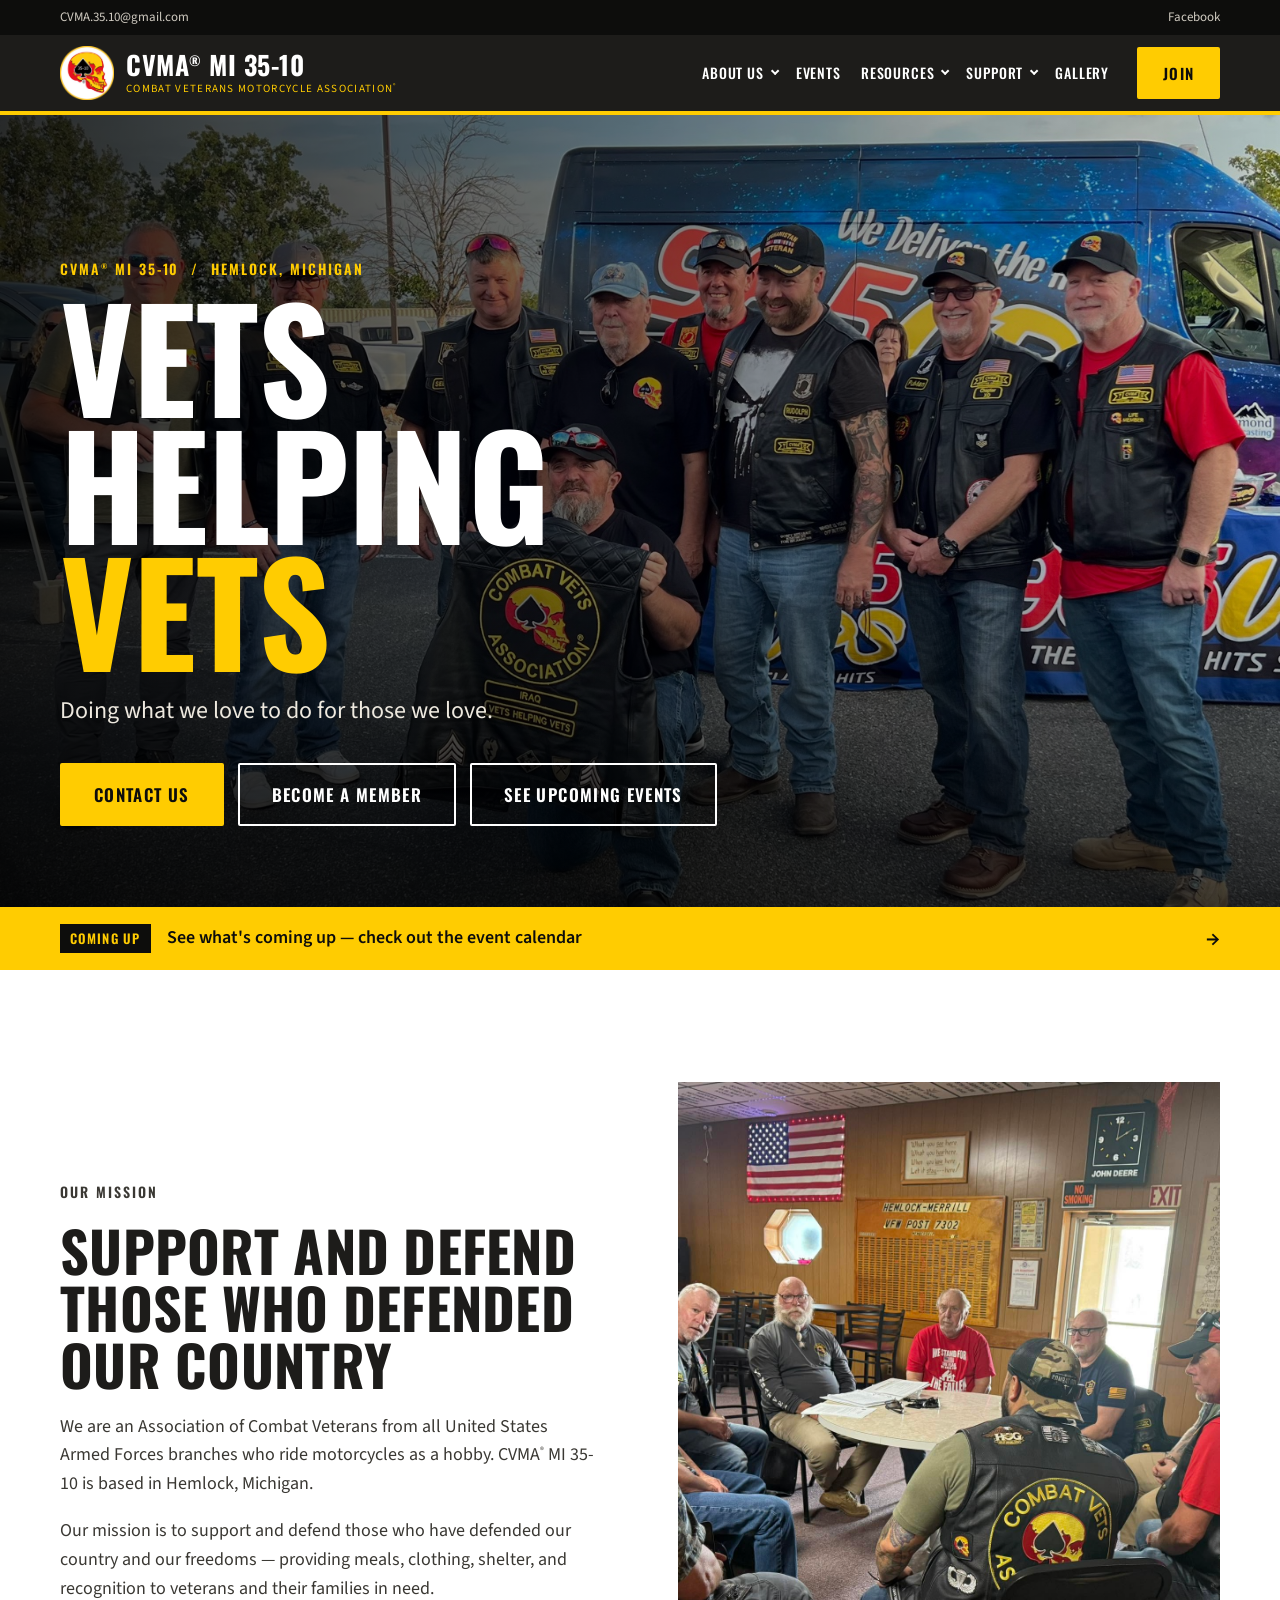
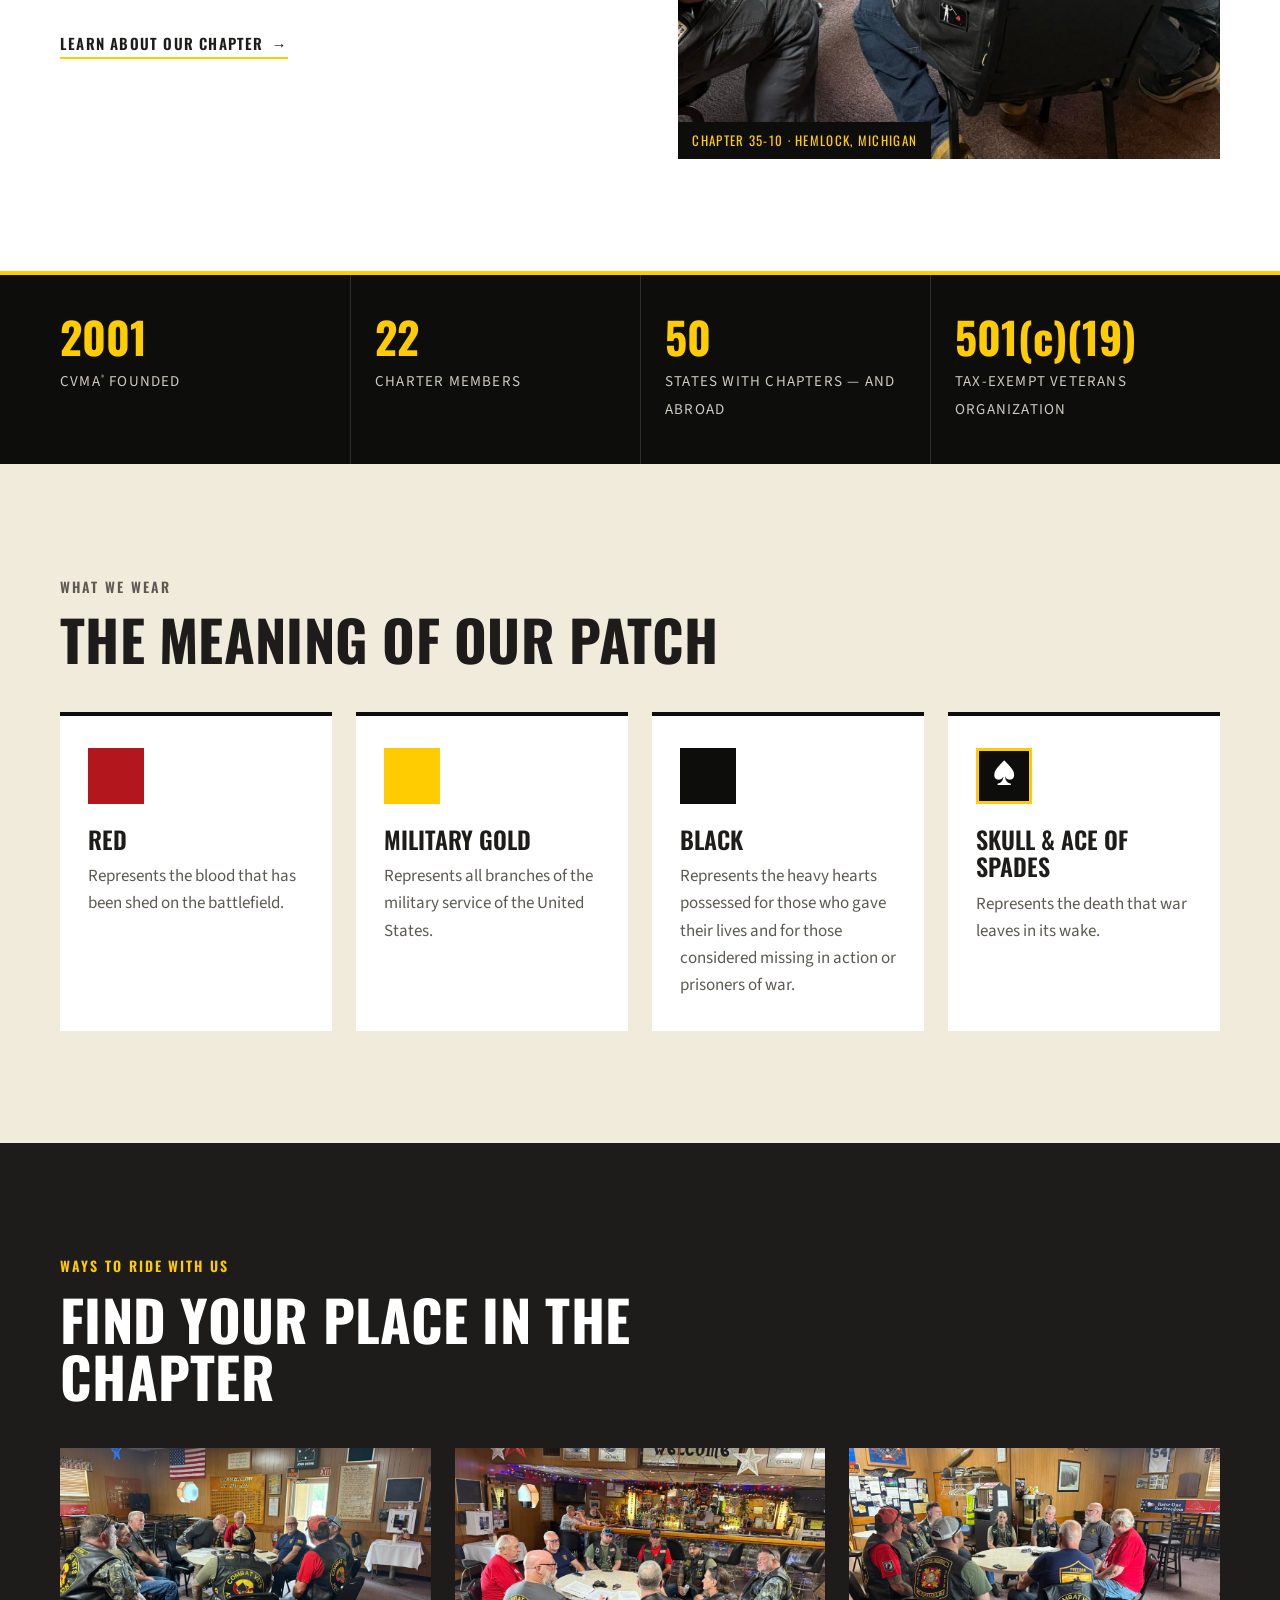
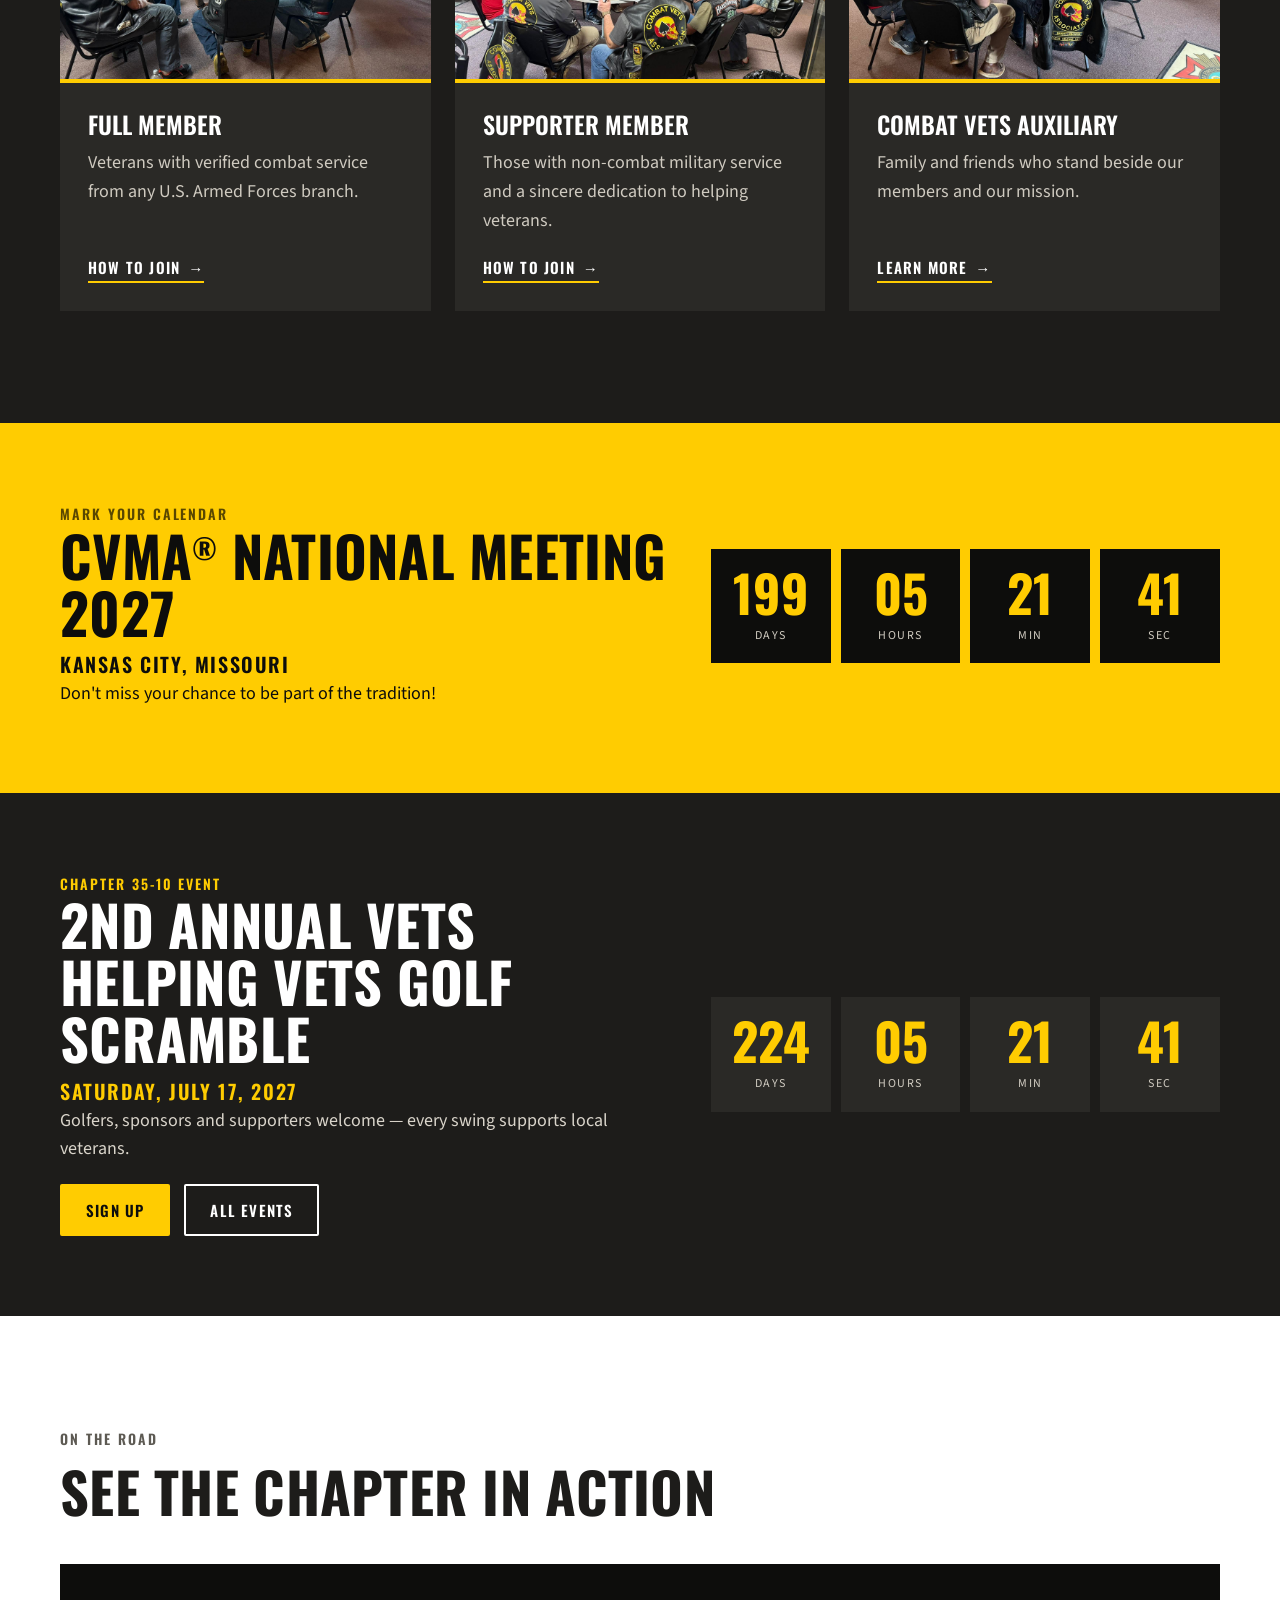
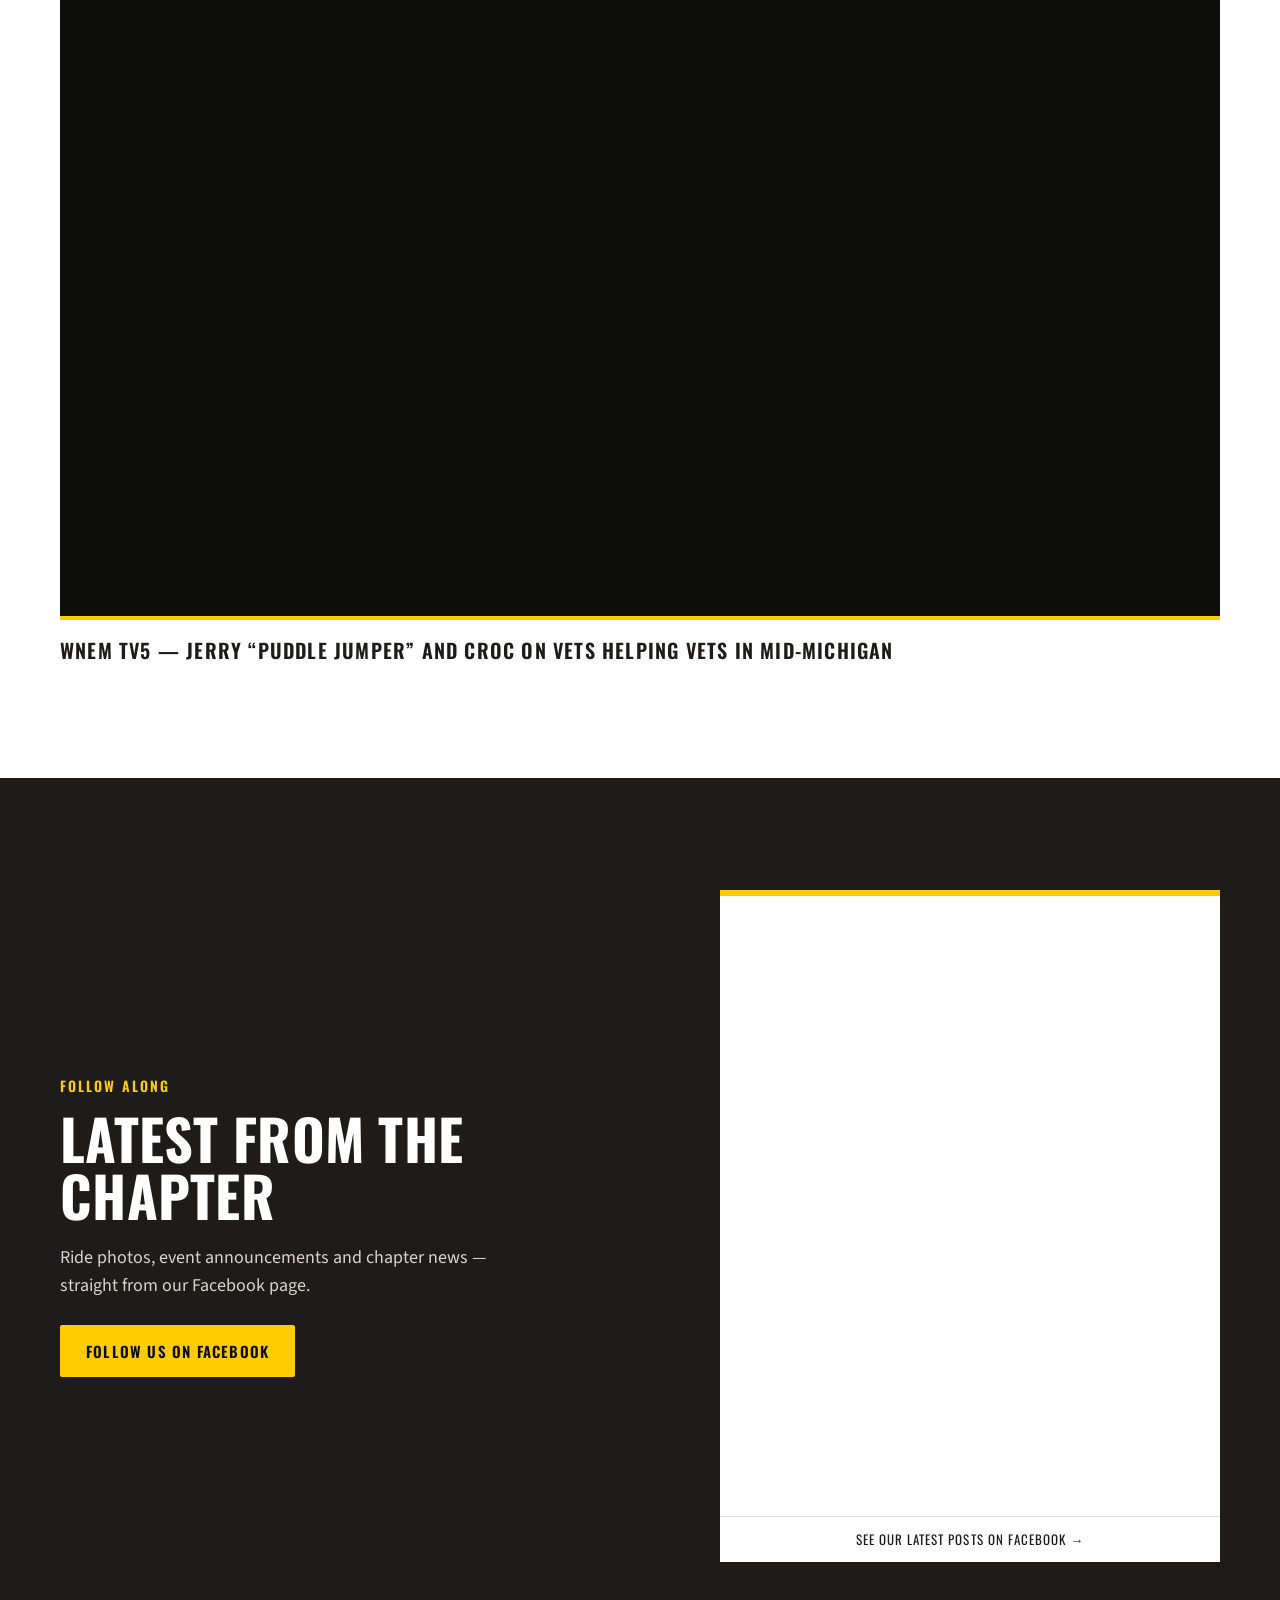
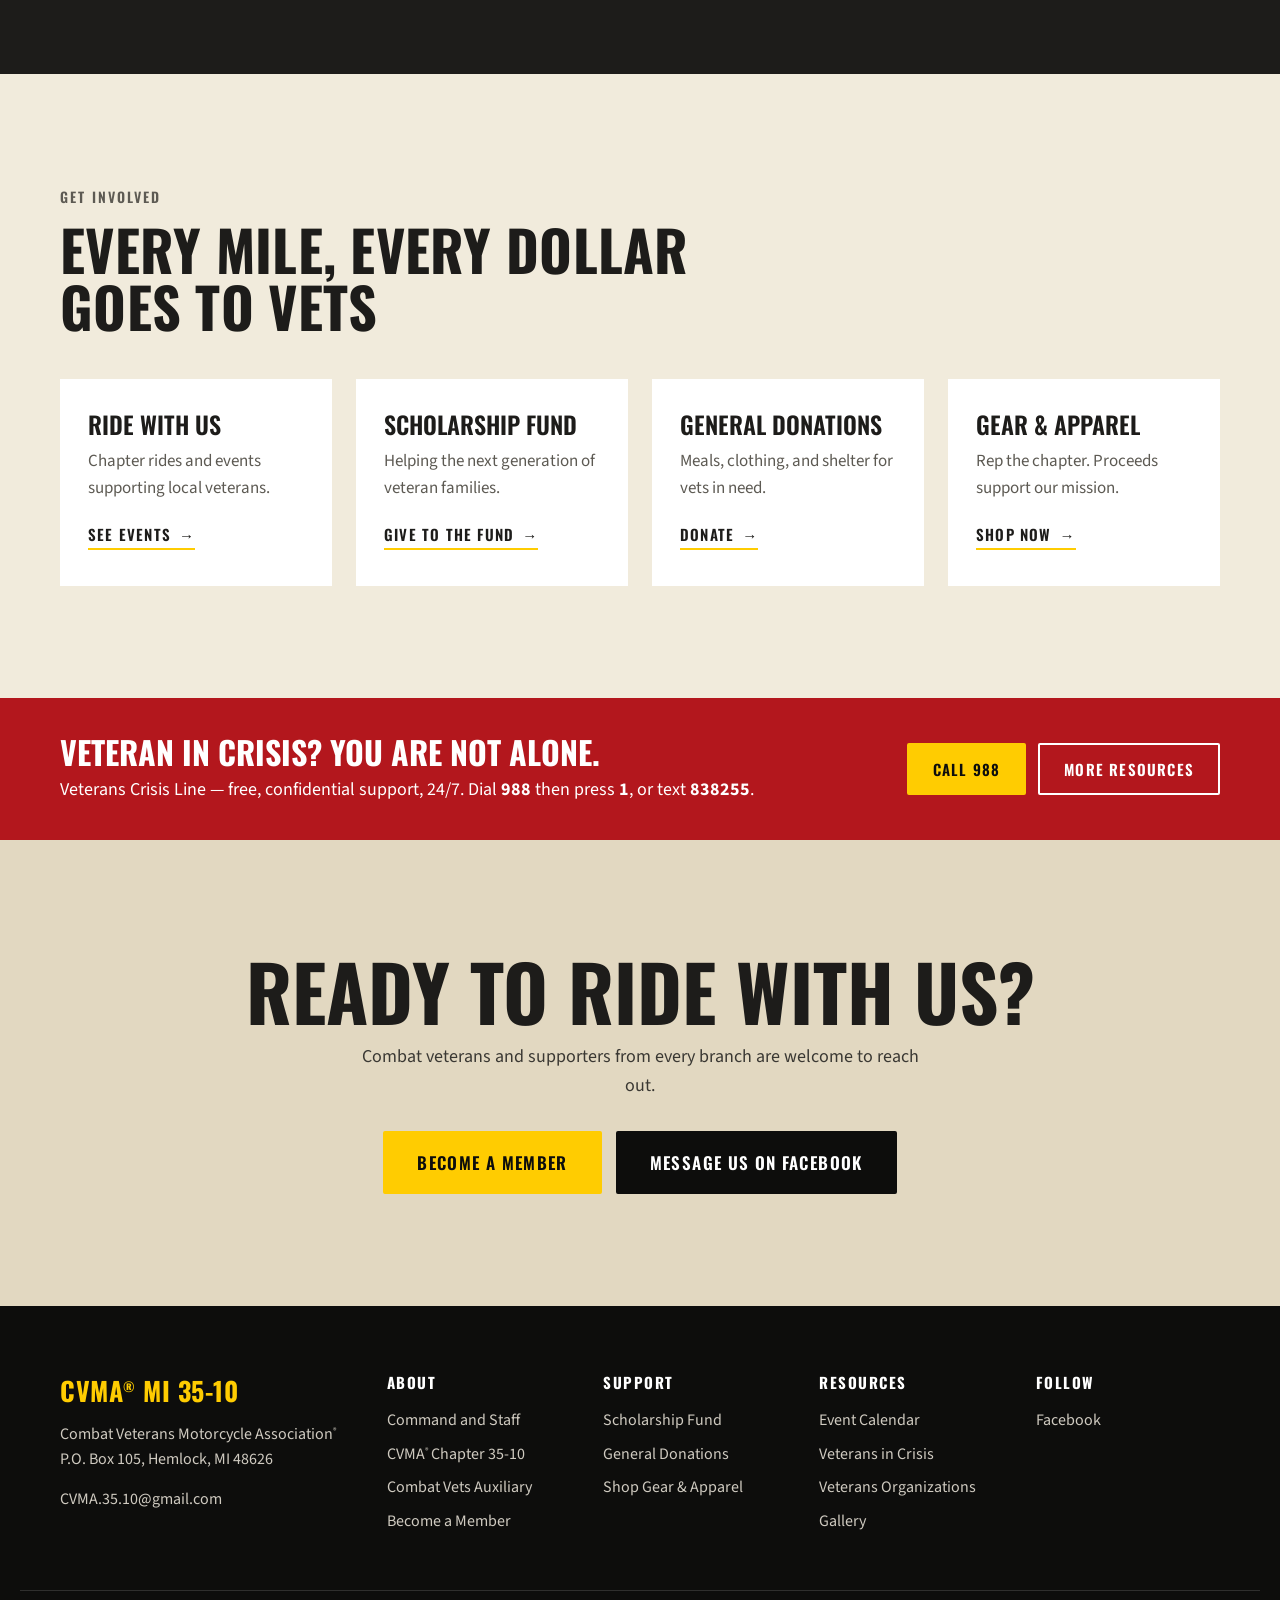
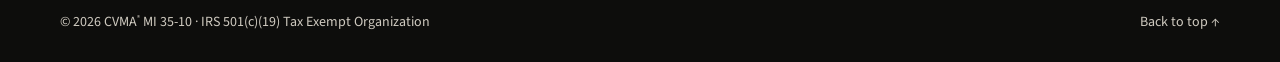
<file: index.html>
<!DOCTYPE html>
<html lang="en">
<head>
  <meta charset="utf-8">
  <meta name="viewport" content="width=device-width, initial-scale=1">
  <title>CVMA® MI 35-10 | Combat Veterans Motorcycle Association® – Vets Helping Vets</title>
  <meta name="description" content="Combat Veterans Motorcycle Association® Chapter 35-10 — combat veterans from all branches who ride, serving veterans and their families from Hemlock, Michigan.">
  <meta property="og:title" content="CVMA® MI 35-10 — Vets Helping Vets">
  <meta property="og:description" content="Doing what we love to do for those we love.">
  <link rel="icon" href="assets/img/favicon.png">
  <link rel="preconnect" href="https://fonts.googleapis.com">
  <link rel="preconnect" href="https://fonts.gstatic.com" crossorigin>
  <link href="https://fonts.googleapis.com/css2?family=Oswald:wght@400;500;600;700&family=Source+Sans+3:wght@400;600;700&display=swap" rel="stylesheet">
  <link rel="stylesheet" href="css/styles.css">
</head>
<body>
  <script src="js/site-nav.js"></script>

  <main id="main">

    <!-- Hero -->
    <section class="hero">
      <div class="hero__media" aria-hidden="true">
        <img src="assets/img/hero-cover.jpg" alt="Members of CVMA® MI Chapter 35-10">
      </div>
      <div class="hero__shade"></div>
      <div class="wrap hero__content">
        <p class="eyebrow eyebrow--gold">CVMA<sup>®</sup> MI 35-10 &nbsp;/&nbsp; Hemlock, Michigan</p>
        <h1 class="hero__title">Vets<br>Helping<br><span>Vets</span></h1>
        <p class="hero__lead">Doing what we love to do for those we love.</p>
        <div class="hero__ctas">
          <a class="btn btn--gold btn--lg" href="mailto:CVMA.35.10@gmail.com">CONTACT US</a>
          <a class="btn btn--ghost btn--lg" href="become-a-member/">Become a Member</a>
          <a class="btn btn--ghost btn--lg" href="event-calendar/">See Upcoming Events</a>
        </div>
      </div>
    </section>

    <!-- Announcement strip -->
    <a class="strip" href="event-calendar/">
      <div class="wrap strip__inner">
        <span class="strip__tag">Coming Up</span>
        <span>See what's coming up — check out the event calendar</span>
        <span class="strip__arrow" aria-hidden="true">→</span>
      </div>
    </a>

    <!-- Mission -->
    <section class="section section--light">
      <div class="wrap split">
        <div class="split__text">
          <p class="eyebrow">Our Mission</p>
          <h2 class="h2">Support and defend those who defended our country</h2>
          <p>We are an Association of Combat Veterans from all United States Armed Forces branches who ride motorcycles as a hobby. CVMA<sup>®</sup> MI 35-10 is based in Hemlock, Michigan.</p>
          <p>Our mission is to support and defend those who have defended our country and our freedoms — providing meals, clothing, shelter, and recognition to veterans and their families in need.</p>
          <a class="link-arrow" href="cvma-chapter-35-10/">Learn about our chapter</a>
        </div>
        <figure class="split__media">
          <img src="assets/img/photos/1.jpg" alt="Members of CVMA® Chapter 35-10" loading="lazy" onerror="cvmaPh(this)">
          <figcaption>Chapter 35-10 · Hemlock, Michigan</figcaption>
        </figure>
      </div>
    </section>

    <!-- Stats band -->
    <section class="stats">
      <div class="wrap stats__grid">
        <div class="stat"><span class="stat__num">2001</span><span class="stat__label">CVMA<sup>®</sup> founded</span></div>
        <div class="stat"><span class="stat__num">22</span><span class="stat__label">Charter members</span></div>
        <div class="stat"><span class="stat__num">50</span><span class="stat__label">States with chapters — and abroad</span></div>
        <div class="stat"><span class="stat__num">501(c)(19)</span><span class="stat__label">Tax-exempt veterans organization</span></div>
      </div>
    </section>

    <!-- Patch -->
    <section class="section section--tan">
      <div class="wrap">
        <div class="section__head">
          <p class="eyebrow">What We Wear</p>
          <h2 class="h2">The meaning of our patch</h2>
        </div>
        <div class="cards cards--4">
          <article class="card card--patch">
            <span class="swatch swatch--red"></span>
            <h3>Red</h3>
            <p>Represents the blood that has been shed on the battlefield.</p>
          </article>
          <article class="card card--patch">
            <span class="swatch swatch--gold"></span>
            <h3>Military Gold</h3>
            <p>Represents all branches of the military service of the United States.</p>
          </article>
          <article class="card card--patch">
            <span class="swatch swatch--black"></span>
            <h3>Black</h3>
            <p>Represents the heavy hearts possessed for those who gave their lives and for those considered missing in action or prisoners of war.</p>
          </article>
          <article class="card card--patch">
            <span class="swatch swatch--ace">♠</span>
            <h3>Skull &amp; Ace of Spades</h3>
            <p>Represents the death that war leaves in its wake.</p>
          </article>
        </div>
      </div>
    </section>

    <!-- Ways to serve -->
    <section class="section section--dark">
      <div class="wrap">
        <div class="section__head">
          <p class="eyebrow eyebrow--gold">Ways to Ride With Us</p>
          <h2 class="h2">Find your place in the chapter</h2>
        </div>
        <div class="cards cards--3">
          <a class="tile" href="become-a-member/">
            <div class="tile__img"><img src="assets/img/photos/2.jpg" alt="Full member" loading="lazy" onerror="cvmaPh(this)"></div>
            <div class="tile__body">
              <h3>Full Member</h3>
              <p>Veterans with verified combat service from any U.S. Armed Forces branch.</p>
              <span class="link-arrow">How to join</span>
            </div>
          </a>
          <a class="tile" href="become-a-member/">
            <div class="tile__img"><img src="assets/img/photos/3.jpg" alt="Supporter member" loading="lazy" onerror="cvmaPh(this)"></div>
            <div class="tile__body">
              <h3>Supporter Member</h3>
              <p>Those with non-combat military service and a sincere dedication to helping veterans.</p>
              <span class="link-arrow">How to join</span>
            </div>
          </a>
          <a class="tile" href="combat-vets-auxiliary/">
            <div class="tile__img"><img src="assets/img/photos/4.jpg" alt="Auxiliary members" loading="lazy" onerror="cvmaPh(this)"></div>
            <div class="tile__body">
              <h3>Combat Vets Auxiliary</h3>
              <p>Family and friends who stand beside our members and our mission.</p>
              <span class="link-arrow">Learn more</span>
            </div>
          </a>
        </div>
      </div>
    </section>

    <!-- Countdown -->
    <section class="countdown" data-target="2027-06-22T00:00:00-04:00">
      <div class="wrap countdown__inner">
        <div>
          <p class="eyebrow">Mark Your Calendar</p>
          <h2 class="h2">CVMA<sup>®</sup> National Meeting 2027</h2>
          <p class="countdown__place">Kansas City, Missouri</p>
          <p>Don't miss your chance to be part of the tradition!</p>
        </div>
        <div class="timer" aria-live="polite">
          <div class="timer__unit"><span data-d>--</span><small>Days</small></div>
          <div class="timer__unit"><span data-h>--</span><small>Hours</small></div>
          <div class="timer__unit"><span data-m>--</span><small>Min</small></div>
          <div class="timer__unit"><span data-s>--</span><small>Sec</small></div>
        </div>
      </div>
    </section>

    <!-- Chapter event: Golf Scramble -->
    <section class="countdown countdown--dark" data-target="2027-07-17T00:00:00-04:00">
      <div class="wrap countdown__inner">
        <div>
          <p class="eyebrow">Chapter 35-10 Event</p>
          <h2 class="h2">2nd Annual Vets Helping Vets Golf Scramble</h2>
          <p class="countdown__place">Saturday, July 17, 2027</p>
          <p>Golfers, sponsors and supporters welcome — every swing supports local veterans.</p>
          <div class="hero__ctas" style="margin-top:20px">
            <a class="btn btn--gold" href="https://www.zeffy.com/en-US/donation-form/cvma-golf-scramble" target="_blank" rel="noopener">Sign Up</a>
            <a class="btn btn--ghost" href="event-calendar/">All Events</a>
          </div>
        </div>
        <div class="timer" aria-live="polite">
          <div class="timer__unit"><span data-d>--</span><small>Days</small></div>
          <div class="timer__unit"><span data-h>--</span><small>Hours</small></div>
          <div class="timer__unit"><span data-m>--</span><small>Min</small></div>
          <div class="timer__unit"><span data-s>--</span><small>Sec</small></div>
        </div>
      </div>
    </section>

    <!-- Videos -->
    <section class="section section--light">
      <div class="wrap">
        <div class="section__head">
          <p class="eyebrow">On the Road</p>
          <h2 class="h2">See the chapter in action</h2>
        </div>
        <div class="videos">
          <figure class="video video--wide">
            <div class="video__frame">
              <iframe src="https://www.youtube.com/embed/SYq6IGyCJbg" title="WNEM TV5 segment: Combat Veterans Motorcycle Association®" allow="accelerometer; autoplay; clipboard-write; encrypted-media; gyroscope; picture-in-picture; web-share" referrerpolicy="strict-origin-when-cross-origin" allowfullscreen></iframe>
            </div>
            <figcaption>WNEM TV5 — Jerry “Puddle Jumper” and Croc on Vets helping Vets in mid-Michigan</figcaption>
          </figure>
        </div>
      </div>
    </section>

    <!-- Facebook feed -->
    <section class="section section--dark">
      <div class="wrap feed-split">
        <div>
          <p class="eyebrow eyebrow--gold">Follow Along</p>
          <h2 class="h2">Latest from the chapter</h2>
          <p class="feed-split__text">Ride photos, event announcements and chapter news — straight from our Facebook page.</p>
          <a class="btn btn--gold" href="https://www.facebook.com/profile.php?id=61577806524375" target="_blank" rel="noopener">Follow Us on Facebook</a>
        </div>
          <div class="fb-feed" data-fb-feed data-height="620">
            <a class="fb-feed__fallback" href="https://www.facebook.com/profile.php?id=61577806524375" target="_blank" rel="noopener">See our latest posts on Facebook →</a>
          </div>
      </div>
    </section>

    <!-- Get involved -->
    <section class="section section--tan">
      <div class="wrap">
        <div class="section__head">
          <p class="eyebrow">Get Involved</p>
          <h2 class="h2">Every mile, every dollar goes to vets</h2>
        </div>
        <div class="cards cards--4">
          <a class="action" href="event-calendar/"><h3>Ride With Us</h3><p>Chapter rides and events supporting local veterans.</p><span class="link-arrow">See events</span></a>
          <a class="action" href="scholarship-fund/"><h3>Scholarship Fund</h3><p>Helping the next generation of veteran families.</p><span class="link-arrow">Give to the fund</span></a>
          <a class="action" href="general-donations/"><h3>General Donations</h3><p>Meals, clothing, and shelter for vets in need.</p><span class="link-arrow">Donate</span></a>
          <a class="action" href="shop-gear-and-apparel/"><h3>Gear &amp; Apparel</h3><p>Rep the chapter. Proceeds support our mission.</p><span class="link-arrow">Shop now</span></a>
        </div>
      </div>
    </section>

    <!-- Crisis band -->
    <section class="crisis">
      <div class="wrap crisis__inner">
        <div>
          <h2>Veteran in crisis? You are not alone.</h2>
          <p>Veterans Crisis Line — free, confidential support, 24/7. Dial <strong>988</strong> then press <strong>1</strong>, or text <strong>838255</strong>.</p>
        </div>
        <div class="crisis__ctas">
          <a class="btn btn--gold" href="tel:988">Call 988</a>
          <a class="btn btn--ghost" href="veterans-in-crisis/">More resources</a>
        </div>
      </div>
    </section>

    <!-- Join CTA -->
    <section class="join">
      <div class="wrap join__inner">
        <h2 class="join__title">Ready to ride with us?</h2>
        <p>Combat veterans and supporters from every branch are welcome to reach out.</p>
        <div class="hero__ctas">
          <a class="btn btn--gold btn--lg" href="become-a-member/">Become a Member</a>
          <a class="btn btn--dark btn--lg" href="https://www.facebook.com/profile.php?id=61577806524375" target="_blank" rel="noopener">Message Us on Facebook</a>
        </div>
      </div>
    </section>
  </main>

  <div data-site-footer></div>

  <script src="js/main.js" defer></script>
</body>
</html>
</file>
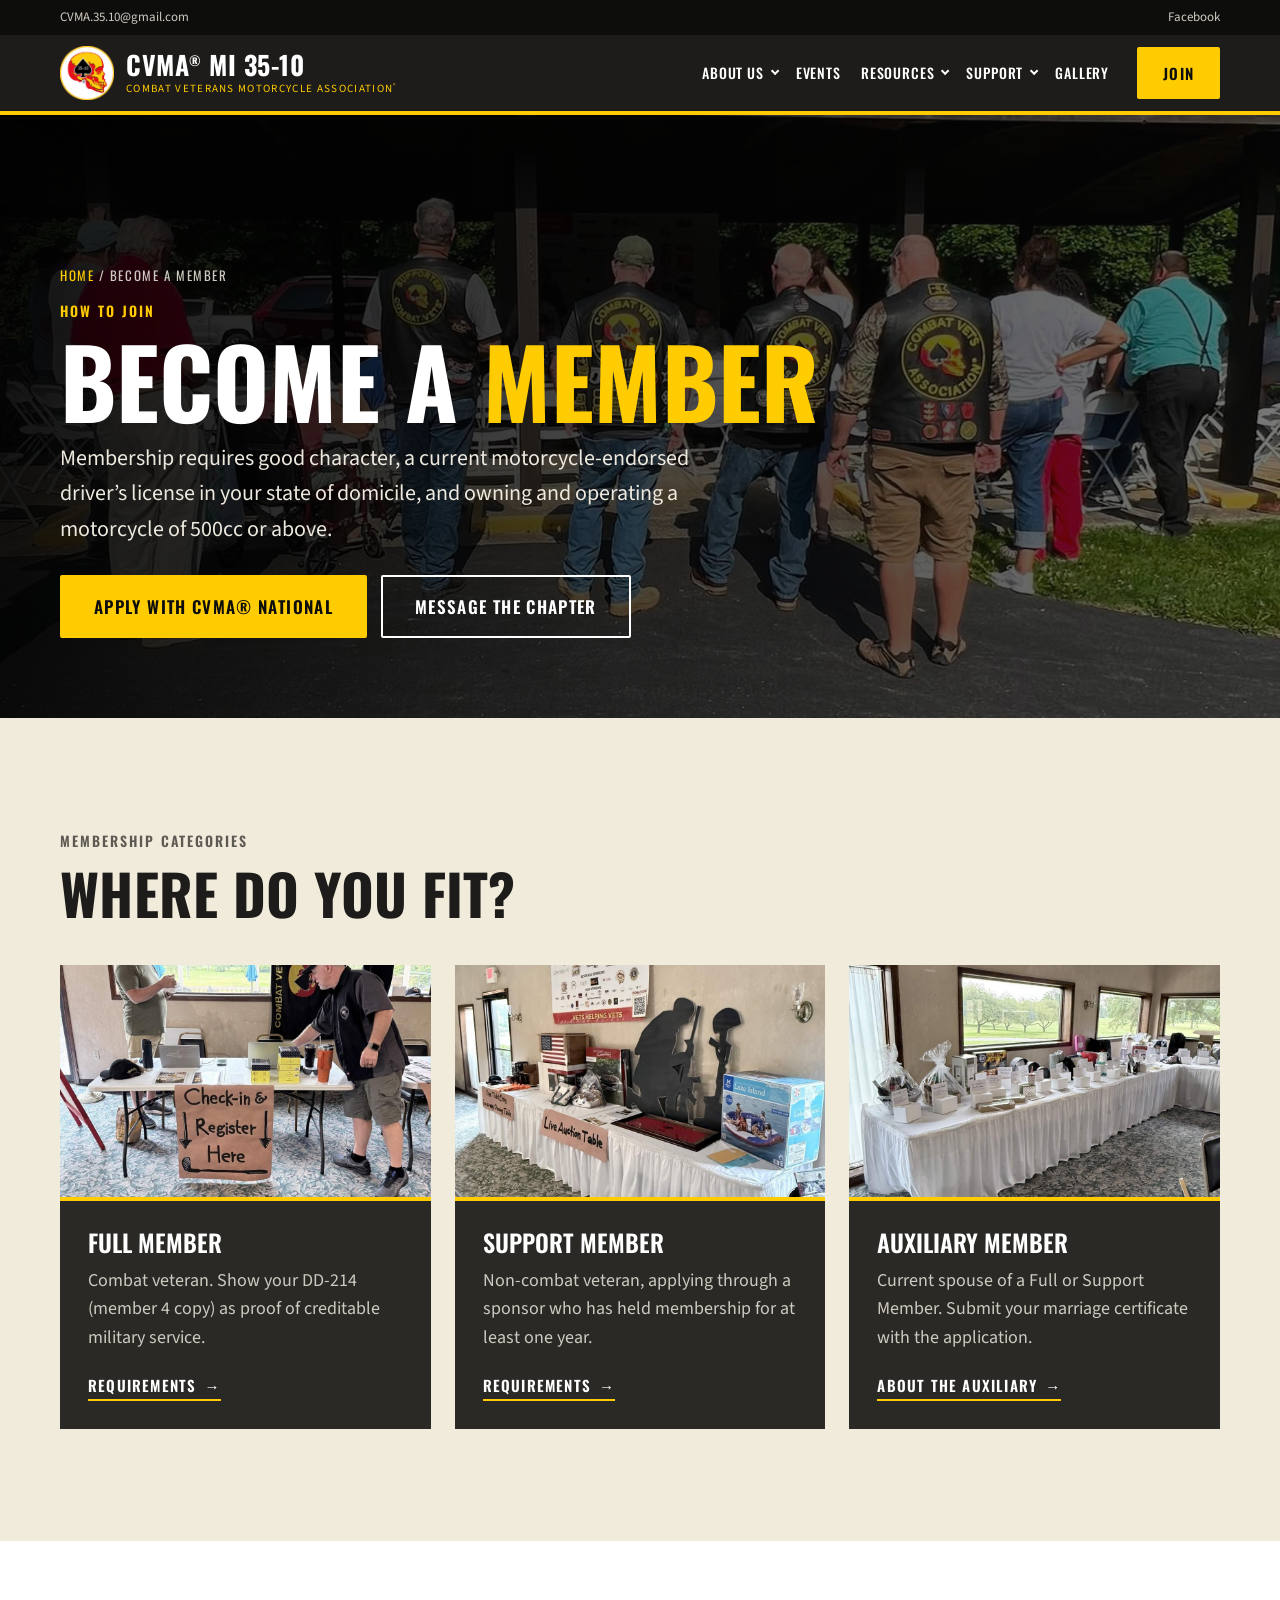
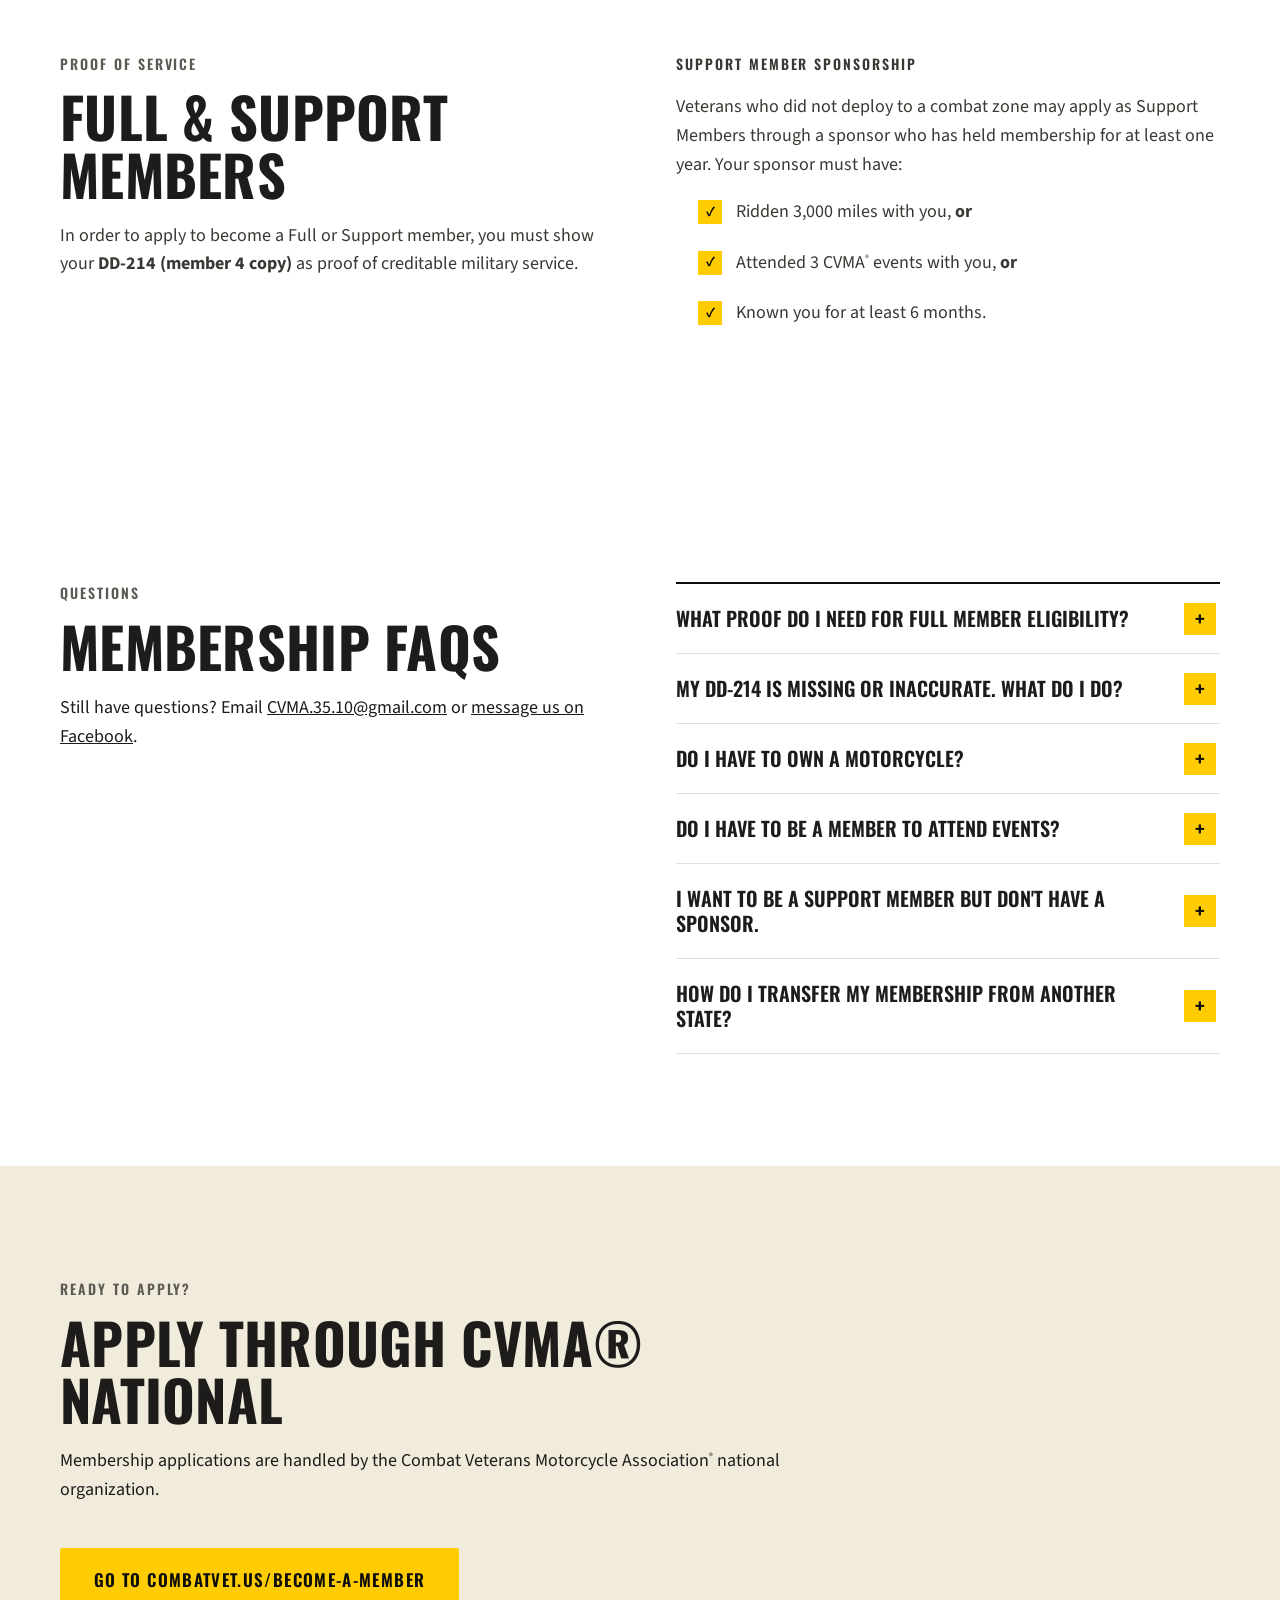
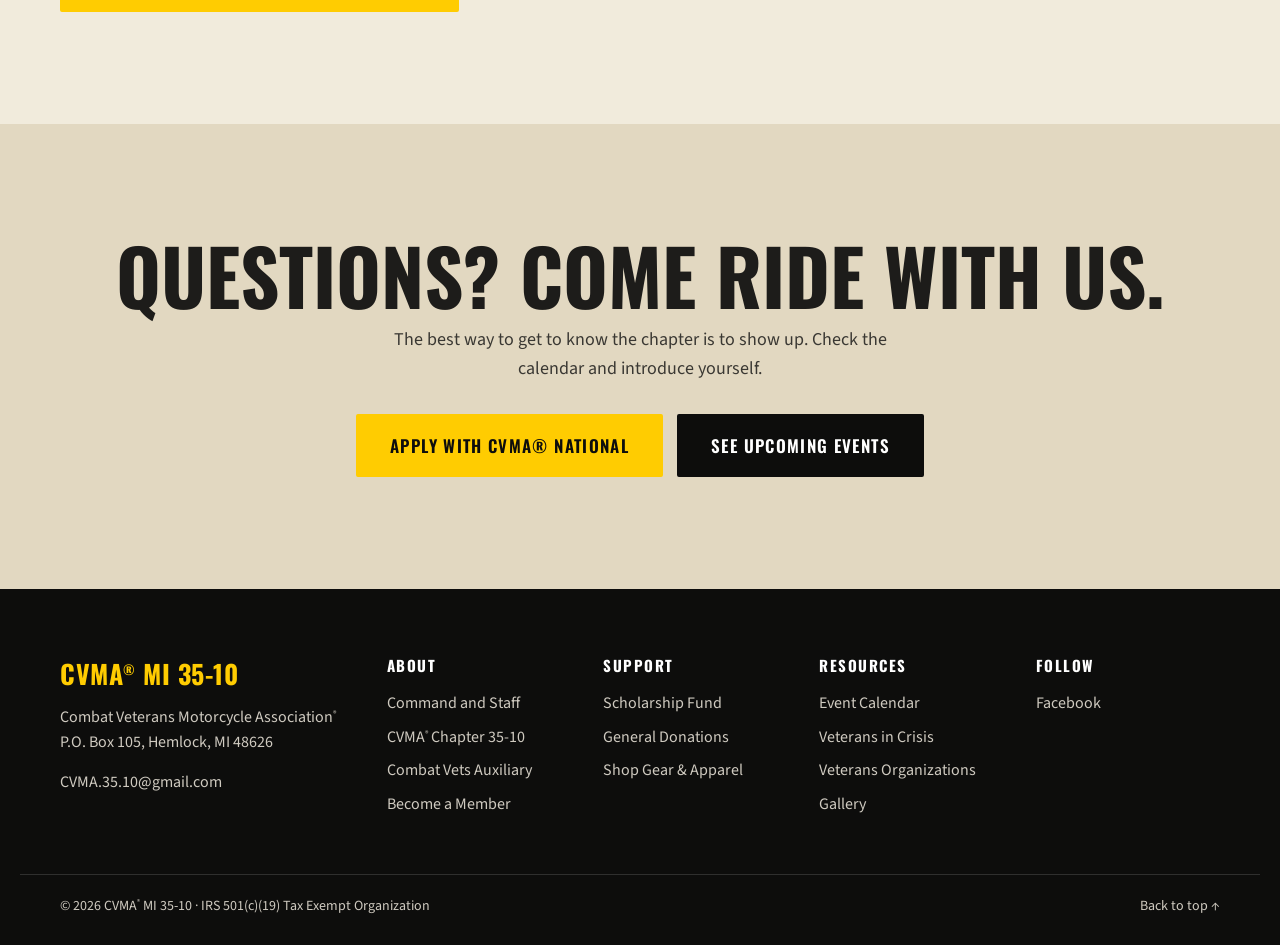
<file: become-a-member/index.html>
<!DOCTYPE html>
<html lang="en">
<head>
  <meta charset="utf-8">
  <meta name="viewport" content="width=device-width, initial-scale=1">
  <title>Become a Member | CVMA® MI 35-10</title>
  <meta name="description" content="How to join CVMA® MI 35-10 — membership requirements, FAQs and how to apply through CVMA® National.">
  <meta property="og:title" content="Become a Member — CVMA® MI 35-10">
  <meta property="og:description" content="How to join CVMA® MI 35-10 — membership requirements, FAQs and how to apply through CVMA® National.">
  <link rel="icon" href="../assets/img/favicon.png">
  <link rel="preconnect" href="https://fonts.googleapis.com">
  <link rel="preconnect" href="https://fonts.gstatic.com" crossorigin>
  <link href="https://fonts.googleapis.com/css2?family=Oswald:wght@400;500;600;700&family=Source+Sans+3:wght@400;600;700&display=swap" rel="stylesheet">
  <link rel="stylesheet" href="../css/styles.css">
</head>
<body data-page="become-a-member">
  <script src="../js/site-nav.js"></script>

  <main id="main">
    <section class="page-hero">
      <img class="page-hero__img" src="../assets/img/photos/8.jpg" alt="" onerror="this.remove()">
      <div class="wrap page-hero__inner">
        <p class="crumbs"><a href="../">Home</a> / Become a Member</p>
        <p class="eyebrow eyebrow--gold">How to Join</p>
        <h1>Become a <span>Member</span></h1>
        <p class="page-hero__lead">Membership requires good character, a current motorcycle-endorsed driver’s license in your state of domicile, and owning and operating a motorcycle of 500cc or above.</p>
        <div class="hero__ctas"><a class="btn btn--gold btn--lg" href="https://www.combatvet.us/become-a-member" target="_blank" rel="noopener">Apply with CVMA® National</a><a class="btn btn--ghost btn--lg" href="https://www.facebook.com/profile.php?id=61577806524375" target="_blank" rel="noopener">Message the Chapter</a></div>
      </div>
    </section>

    <section class="section section--tan">
      <div class="wrap">
        <div class="section__head">
          <p class="eyebrow">Membership Categories</p>
          <h2 class="h2">Where do you fit?</h2>
        </div>
        <div class="cards cards--3">
          <a class="tile" href="#full"><div class="tile__img"><img src="../assets/img/photos/19.jpg" alt="Full member" loading="lazy" onerror="cvmaPh(this)"></div><div class="tile__body"><h3>Full Member</h3><p>Combat veteran. Show your DD-214 (member 4 copy) as proof of creditable military service.</p><span class="link-arrow">Requirements</span></div></a>
          <a class="tile" href="#support"><div class="tile__img"><img src="../assets/img/photos/20.jpg" alt="Support member" loading="lazy" onerror="cvmaPh(this)"></div><div class="tile__body"><h3>Support Member</h3><p>Non-combat veteran, applying through a sponsor who has held membership for at least one year.</p><span class="link-arrow">Requirements</span></div></a>
          <a class="tile" href="../combat-vets-auxiliary/"><div class="tile__img"><img src="../assets/img/photos/21.jpg" alt="Auxiliary member" loading="lazy" onerror="cvmaPh(this)"></div><div class="tile__body"><h3>Auxiliary Member</h3><p>Current spouse of a Full or Support Member. Submit your marriage certificate with the application.</p><span class="link-arrow">About the Auxiliary</span></div></a>
        </div>
      </div>
    </section>

    <section class="section section--light">
      <div class="wrap two-col">
        <div id="full">
          <p class="eyebrow">Proof of Service</p>
          <h2 class="h2">Full &amp; Support members</h2>
          <div class="prose">
            <p>In order to apply to become a Full or Support member, you must show your <strong>DD-214 (member 4 copy)</strong> as proof of creditable military service.</p>
          </div>
        </div>
        <div id="support" class="prose">
          <p class="eyebrow">Support Member Sponsorship</p>
          <p>Veterans who did not deploy to a combat zone may apply as Support Members through a sponsor who has held membership for at least one year. Your sponsor must have:</p>
          <ul class="checks">
            <li>Ridden 3,000 miles with you, <strong>or</strong></li>
            <li>Attended 3 CVMA<sup>®</sup> events with you, <strong>or</strong></li>
            <li>Known you for at least 6 months.</li>
          </ul>
        </div>
      </div>
    </section>

    <section class="section section--light">
      <div class="wrap two-col">
        <div>
          <p class="eyebrow">Questions</p>
          <h2 class="h2">Membership FAQs</h2>
          <p>Still have questions? Email <a href="mailto:CVMA.35.10@gmail.com">CVMA.35.10@gmail.com</a> or <a href="https://www.facebook.com/profile.php?id=61577806524375" target="_blank" rel="noopener">message us on Facebook</a>.</p>
        </div>
        <div class="faq">
          <details><summary>What proof do I need for Full Member eligibility?</summary><div><p>You MUST have a DD-214 showing your combat service or verifiable, official documentation showing a combat award.</p></div></details>
          <details><summary>My DD-214 is missing or inaccurate. What do I do?</summary><div><p>You can request your records from the National Archives: <a href="https://www.archives.gov/veterans/military-service-records" target="_blank" rel="noopener">archives.gov/veterans/military-service-records</a>.</p></div></details>
          <details><summary>Do I have to own a motorcycle?</summary><div><p>Yes. You MUST own a motorcycle 500cc or larger and have a valid registration and insurance.</p></div></details>
          <details><summary>Do I have to be a member to attend events?</summary><div><p>No. We welcome ALL vets to ride with CVMA<sup>®</sup> 35-10 whether you are a member or not.</p></div></details>
          <details><summary>I want to be a Support Member but don't have a sponsor.</summary><div><p>Come out to our meetings and events — that's the best way to meet members who can sponsor you.</p></div></details>
          <details><summary>How do I transfer my membership from another state?</summary><div><p>Contact your current State Rep to start the transfer.</p></div></details>
        </div>
      </div>
    </section>

    <section class="section section--tan" id="apply">
      <div class="wrap">
        <div class="section__head">
          <p class="eyebrow">Ready to Apply?</p>
          <h2 class="h2">Apply through CVMA® National</h2>
          <p>Membership applications are handled by the Combat Veterans Motorcycle Association<sup>®</sup> national organization.</p>
        </div>
        <a class="btn btn--gold btn--lg" href="https://www.combatvet.us/become-a-member" target="_blank" rel="noopener">Go to combatvet.us/become-a-member</a>
      </div>
    </section>
    <section class="join">
      <div class="wrap join__inner">
        <h2 class="join__title">Questions? Come ride with us.</h2>
        <p>The best way to get to know the chapter is to show up. Check the calendar and introduce yourself.</p>
        <div class="hero__ctas">
          <a class="btn btn--gold btn--lg" href="https://www.combatvet.us/become-a-member" target="_blank" rel="noopener">Apply with CVMA® National</a>
          <a class="btn btn--dark btn--lg" href="../event-calendar/">See Upcoming Events</a>
        </div>
      </div>
    </section>
  </main>

  <div data-site-footer></div>

  <script src="../js/main.js" defer></script>
</body>
</html>
</file>
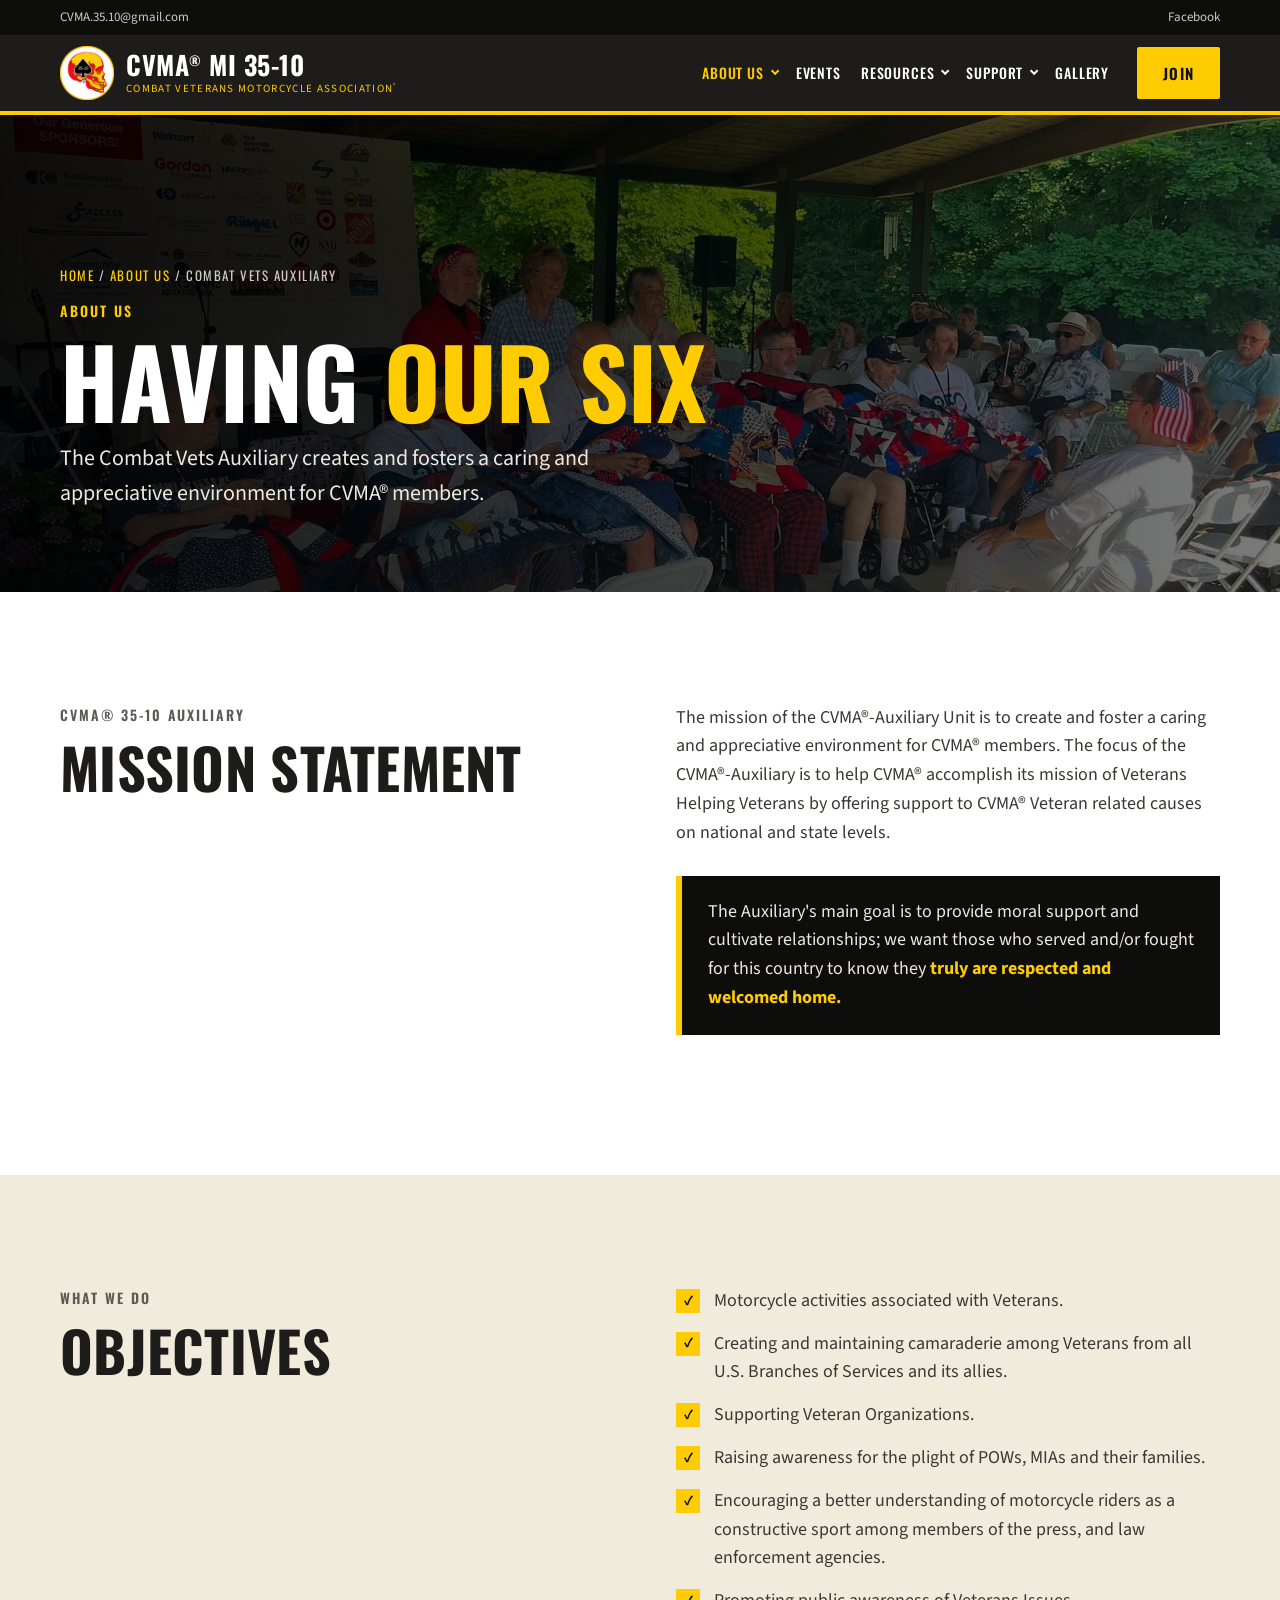
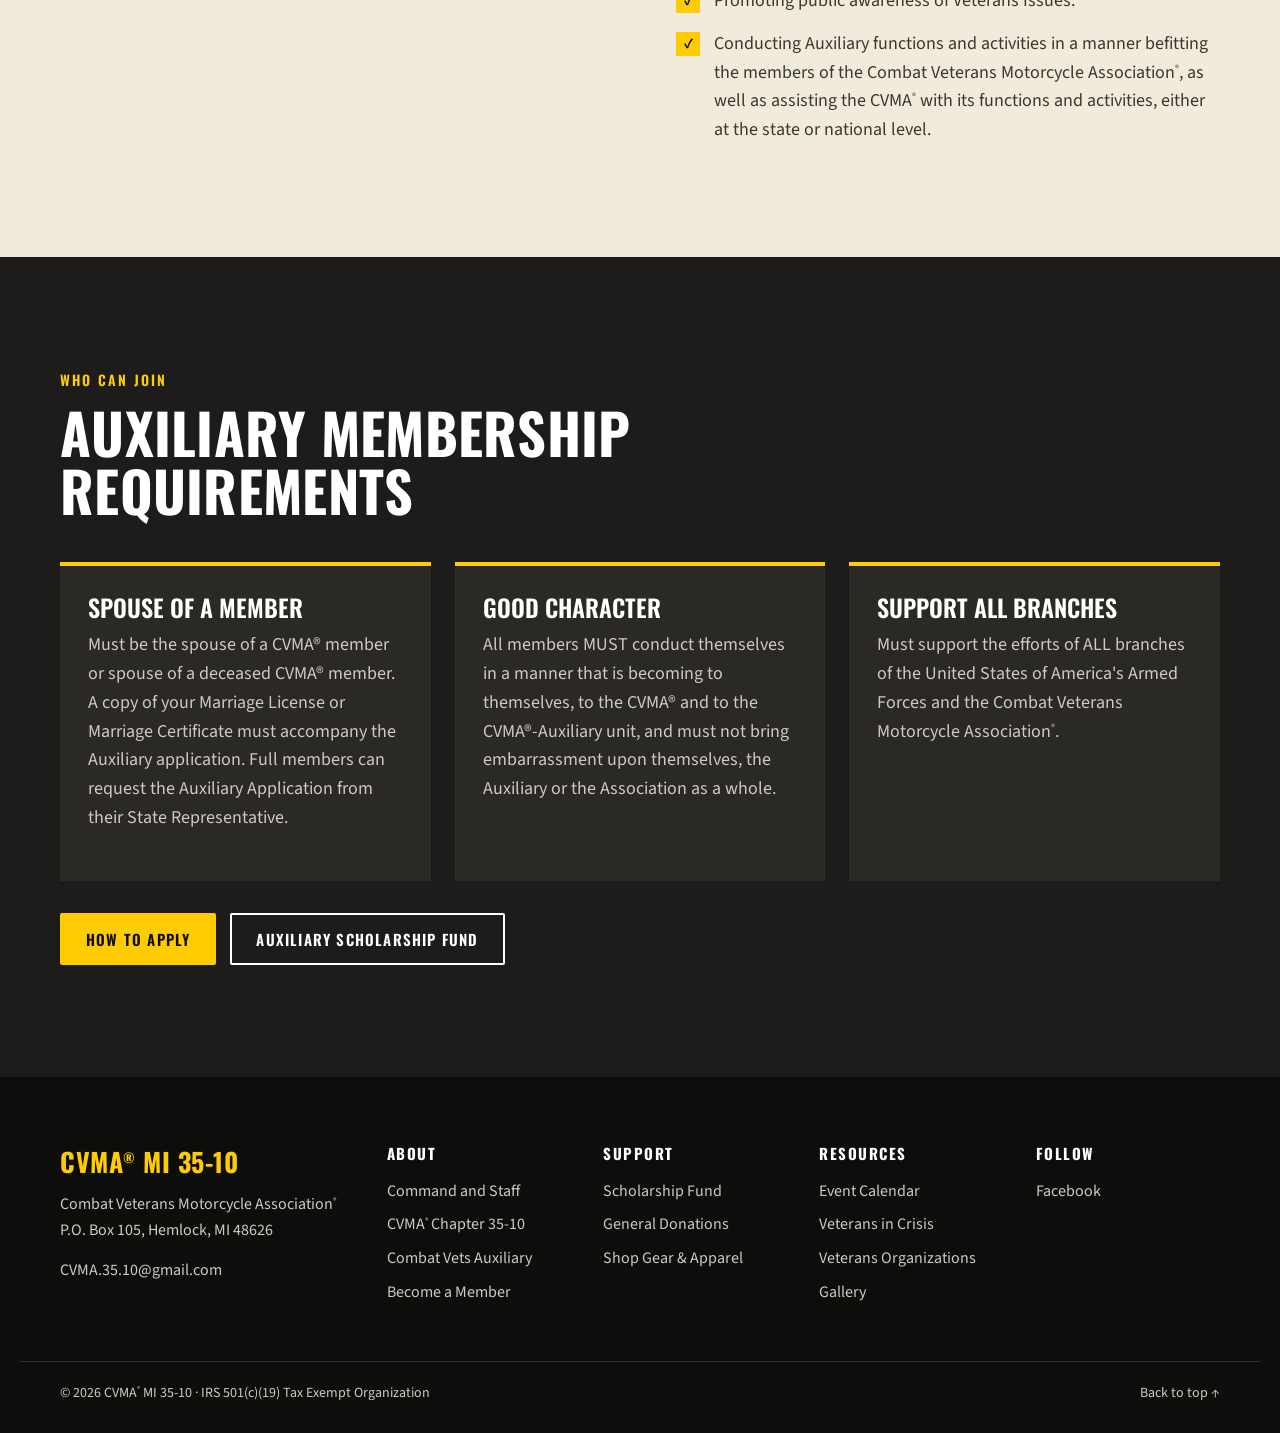
<file: combat-vets-auxiliary/index.html>
<!DOCTYPE html>
<html lang="en">
<head>
  <meta charset="utf-8">
  <meta name="viewport" content="width=device-width, initial-scale=1">
  <title>Combat Vets Auxiliary | CVMA® MI 35-10</title>
  <meta name="description" content="The CVMA® 35-10 Auxiliary — spouses of CVMA® members who support Vets Helping Vets.">
  <meta property="og:title" content="Combat Vets Auxiliary — CVMA® MI 35-10">
  <meta property="og:description" content="The CVMA® 35-10 Auxiliary — spouses of CVMA® members who support Vets Helping Vets.">
  <link rel="icon" href="../assets/img/favicon.png">
  <link rel="preconnect" href="https://fonts.googleapis.com">
  <link rel="preconnect" href="https://fonts.gstatic.com" crossorigin>
  <link href="https://fonts.googleapis.com/css2?family=Oswald:wght@400;500;600;700&family=Source+Sans+3:wght@400;600;700&display=swap" rel="stylesheet">
  <link rel="stylesheet" href="../css/styles.css">
</head>
<body data-page="combat-vets-auxiliary">
  <script src="../js/site-nav.js"></script>

  <main id="main">
    <section class="page-hero">
      <img class="page-hero__img" src="../assets/img/photos/7.jpg" alt="" onerror="this.remove()">
      <div class="wrap page-hero__inner">
        <p class="crumbs"><a href="../">Home</a> / <a href="../cvma-chapter-35-10/">About Us</a> / Combat Vets Auxiliary</p>
        <p class="eyebrow eyebrow--gold">About Us</p>
        <h1>Having <span>Our Six</span></h1>
        <p class="page-hero__lead">The Combat Vets Auxiliary creates and fosters a caring and appreciative environment for CVMA® members.</p>
      </div>
    </section>

    <section class="section section--light">
      <div class="wrap two-col">
        <div>
          <p class="eyebrow">CVMA® 35-10 Auxiliary</p>
          <h2 class="h2">Mission statement</h2>
        </div>
        <div class="prose">
          <p>The mission of the CVMA®-Auxiliary Unit is to create and foster a caring and appreciative environment for CVMA® members. The focus of the CVMA®-Auxiliary is to help CVMA® accomplish its mission of Veterans Helping Veterans by offering support to CVMA® Veteran related causes on national and state levels.</p>
          <div class="callout"><p>The Auxiliary's main goal is to provide moral support and cultivate relationships; we want those who served and/or fought for this country to know they <strong>truly are respected and welcomed home.</strong></p></div>
        </div>
      </div>
    </section>

    <section class="section section--tan">
      <div class="wrap two-col">
        <div>
          <p class="eyebrow">What We Do</p>
          <h2 class="h2">Objectives</h2>
        </div>
        <ul class="checks">
          <li>Motorcycle activities associated with Veterans.</li>
          <li>Creating and maintaining camaraderie among Veterans from all U.S. Branches of Services and its allies.</li>
          <li>Supporting Veteran Organizations.</li>
          <li>Raising awareness for the plight of POWs, MIAs and their families.</li>
          <li>Encouraging a better understanding of motorcycle riders as a constructive sport among members of the press, and law enforcement agencies.</li>
          <li>Promoting public awareness of Veterans Issues.</li>
          <li>Conducting Auxiliary functions and activities in a manner befitting the members of the Combat Veterans Motorcycle Association<sup>®</sup>, as well as assisting the CVMA<sup>®</sup> with its functions and activities, either at the state or national level.</li>
        </ul>
      </div>
    </section>

    <section class="section section--dark">
      <div class="wrap">
        <div class="section__head">
          <p class="eyebrow eyebrow--gold">Who Can Join</p>
          <h2 class="h2">Auxiliary membership requirements</h2>
        </div>
        <div class="cards cards--3">
          <article class="tile"><div class="tile__body"><h3>Spouse of a Member</h3><p>Must be the spouse of a CVMA® member or spouse of a deceased CVMA® member. A copy of your Marriage License or Marriage Certificate must accompany the Auxiliary application. Full members can request the Auxiliary Application from their State Representative.</p></div></article>
          <article class="tile"><div class="tile__body"><h3>Good Character</h3><p>All members MUST conduct themselves in a manner that is becoming to themselves, to the CVMA® and to the CVMA®-Auxiliary unit, and must not bring embarrassment upon themselves, the Auxiliary or the Association as a whole.</p></div></article>
          <article class="tile"><div class="tile__body"><h3>Support All Branches</h3><p>Must support the efforts of ALL branches of the United States of America's Armed Forces and the Combat Veterans Motorcycle Association<sup>®</sup>.</p></div></article>
        </div>
        <div class="hero__ctas" style="margin-top:32px">
          <a class="btn btn--gold" href="../become-a-member/">How to Apply</a>
          <a class="btn btn--ghost" href="../scholarship-fund/">Auxiliary Scholarship Fund</a>
        </div>
      </div>
    </section>
  </main>

  <div data-site-footer></div>

  <script src="../js/main.js" defer></script>
</body>
</html>
</file>
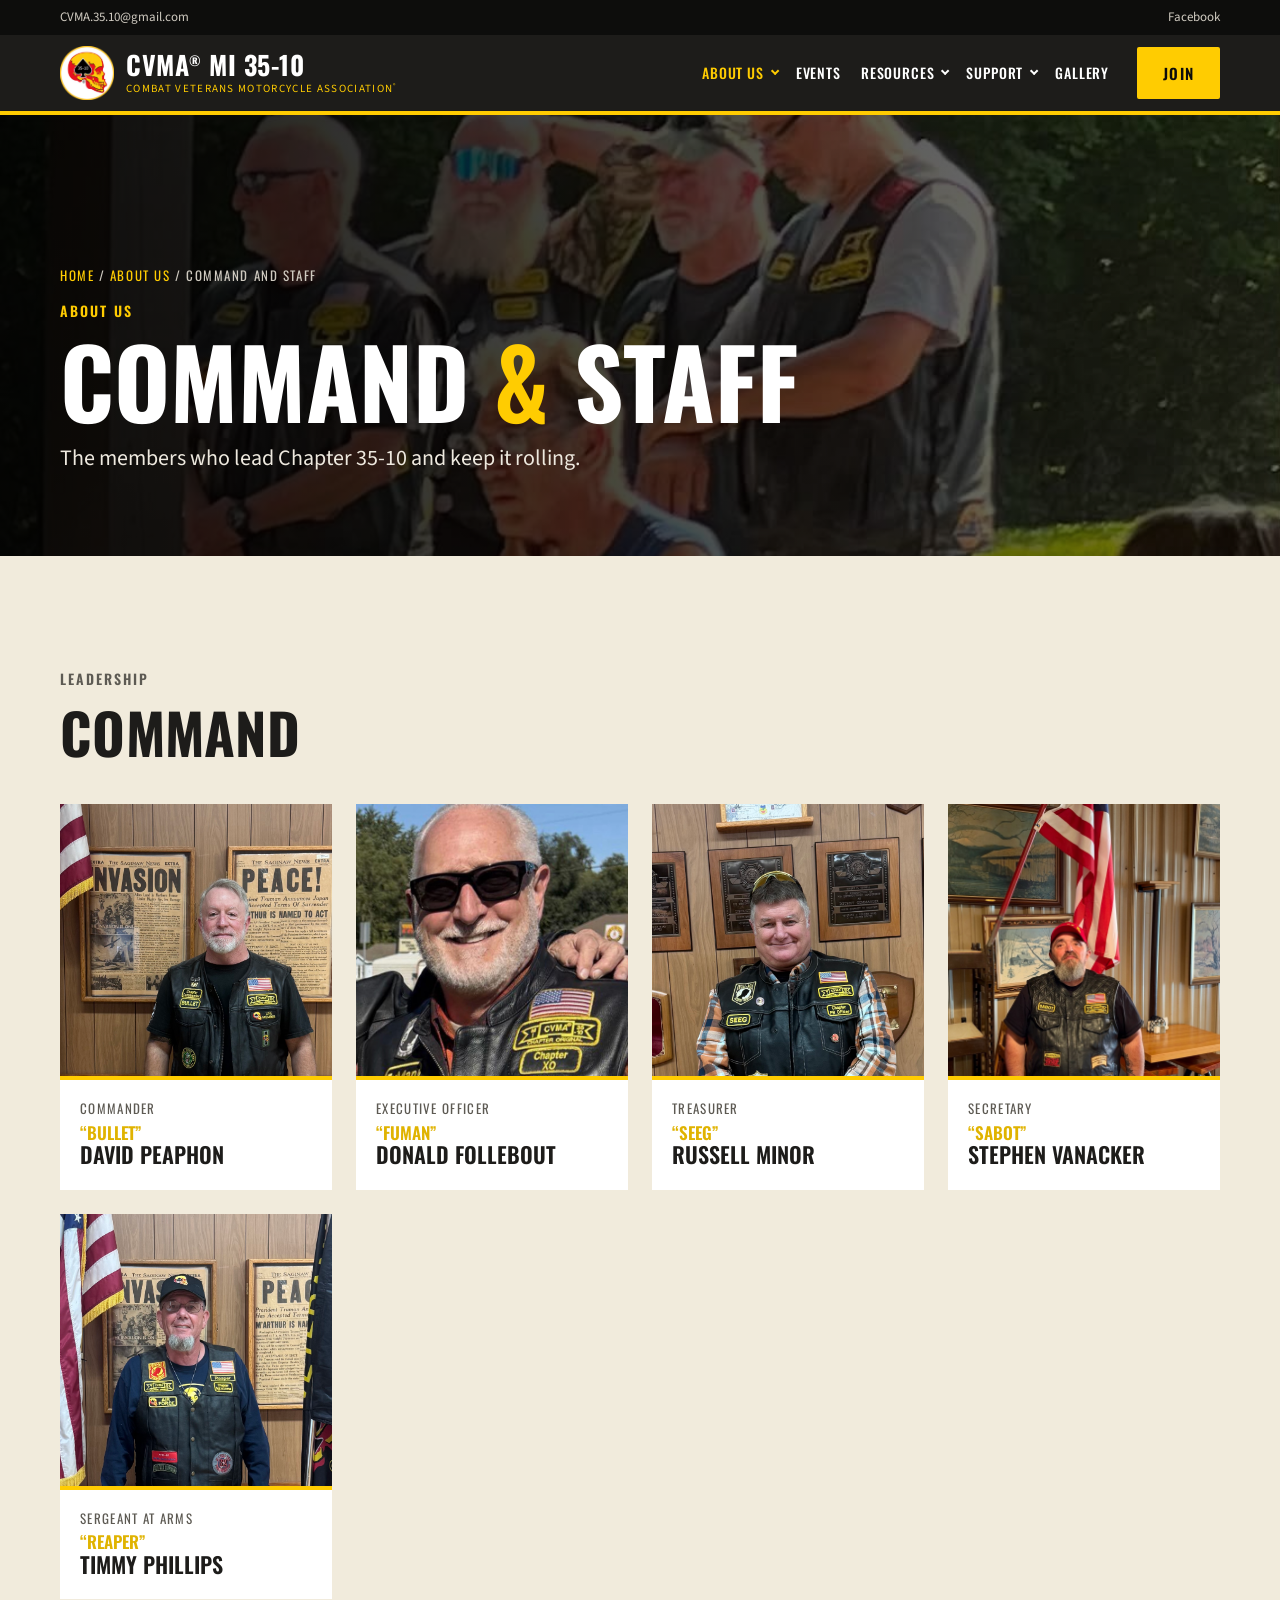
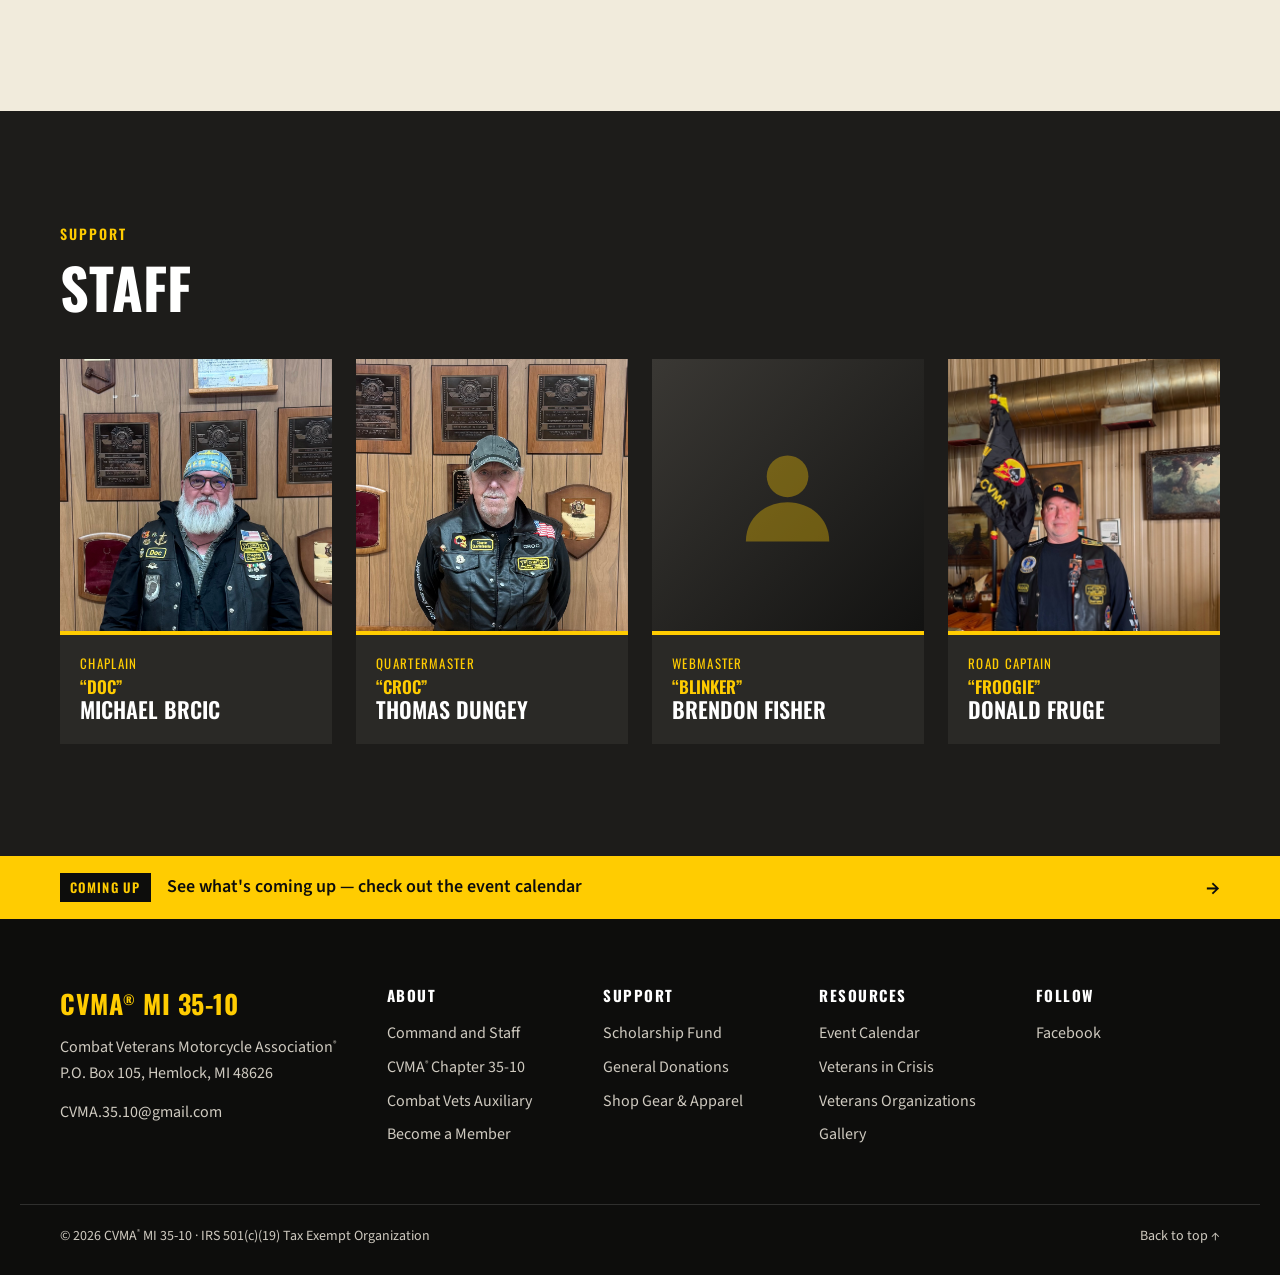
<file: command-and-staff/index.html>
<!DOCTYPE html>
<html lang="en">
<head>
  <meta charset="utf-8">
  <meta name="viewport" content="width=device-width, initial-scale=1">
  <title>Command and Staff | CVMA® MI 35-10</title>
  <meta name="description" content="Meet the command and staff of CVMA® MI 35-10.">
  <meta property="og:title" content="Command and Staff — CVMA® MI 35-10">
  <meta property="og:description" content="Meet the command and staff of CVMA® MI 35-10.">
  <link rel="icon" href="../assets/img/favicon.png">
  <link rel="preconnect" href="https://fonts.googleapis.com">
  <link rel="preconnect" href="https://fonts.gstatic.com" crossorigin>
  <link href="https://fonts.googleapis.com/css2?family=Oswald:wght@400;500;600;700&family=Source+Sans+3:wght@400;600;700&display=swap" rel="stylesheet">
  <link rel="stylesheet" href="../css/styles.css">
</head>
<body data-page="command-and-staff">
  <script src="../js/site-nav.js"></script>

  <main id="main">
    <section class="page-hero">
      <img class="page-hero__img" src="../assets/img/photos/6.jpg" alt="" onerror="this.remove()">
      <div class="wrap page-hero__inner">
        <p class="crumbs"><a href="../">Home</a> / <a href="../cvma-chapter-35-10/">About Us</a> / Command and Staff</p>
        <p class="eyebrow eyebrow--gold">About Us</p>
        <h1>Command <span>&amp;</span> Staff</h1>
        <p class="page-hero__lead">The members who lead Chapter 35-10 and keep it rolling.</p>
      </div>
    </section>

    <section class="section section--tan">
      <div class="wrap">
        <div class="section__head">
          <p class="eyebrow">Leadership</p>
          <h2 class="h2">Command</h2>
        </div>
        <div class="people">
          <article class="person">
            <div class="person__img person__img--empty"><img src="../assets/img/photos/bullet.jpg" alt="Bullet" onerror="this.remove()"><svg viewBox="0 0 24 24" aria-hidden="true"><circle cx="12" cy="8.5" r="4" fill="currentColor"/><path d="M4 21c0-4.4 3.6-7.5 8-7.5s8 3.1 8 7.5z" fill="currentColor"/></svg></div>
            <div class="person__body"><p class="person__role">Commander</p><p class="person__name"><em>“Bullet”</em>David Peaphon</p></div>
          </article>
          <article class="person">
            <div class="person__img person__img--empty"><img src="../assets/img/photos/fuman-new2.jpg" alt="Fuman" onerror="this.remove()"><svg viewBox="0 0 24 24" aria-hidden="true"><circle cx="12" cy="8.5" r="4" fill="currentColor"/><path d="M4 21c0-4.4 3.6-7.5 8-7.5s8 3.1 8 7.5z" fill="currentColor"/></svg></div>
            <div class="person__body"><p class="person__role">Executive Officer</p><p class="person__name"><em>“Fuman”</em>Donald Follebout</p></div>
          </article>
          <article class="person">
            <div class="person__img person__img--empty"><img src="../assets/img/photos/seeg.jpg" alt="Seeg" onerror="this.remove()"><svg viewBox="0 0 24 24" aria-hidden="true"><circle cx="12" cy="8.5" r="4" fill="currentColor"/><path d="M4 21c0-4.4 3.6-7.5 8-7.5s8 3.1 8 7.5z" fill="currentColor"/></svg></div>
            <div class="person__body"><p class="person__role">Treasurer</p><p class="person__name"><em>“SEEG”</em>Russell Minor</p></div>
          </article>
          <article class="person">
            <div class="person__img person__img--empty"><img src="../assets/img/photos/sabot.jpg" alt="Sabot" onerror="this.remove()"><svg viewBox="0 0 24 24" aria-hidden="true"><circle cx="12" cy="8.5" r="4" fill="currentColor"/><path d="M4 21c0-4.4 3.6-7.5 8-7.5s8 3.1 8 7.5z" fill="currentColor"/></svg></div>
            <div class="person__body"><p class="person__role">Secretary</p><p class="person__name"><em>“Sabot”</em>Stephen Vanacker</p></div>
          </article>
          <article class="person">
            <div class="person__img person__img--empty"><img src="../assets/img/photos/reaper.jpg" alt="Reaper" onerror="this.remove()"><svg viewBox="0 0 24 24" aria-hidden="true"><circle cx="12" cy="8.5" r="4" fill="currentColor"/><path d="M4 21c0-4.4 3.6-7.5 8-7.5s8 3.1 8 7.5z" fill="currentColor"/></svg></div>
            <div class="person__body"><p class="person__role">Sergeant at Arms</p><p class="person__name"><em>“Reaper”</em>Timmy Phillips</p></div>
          </article>
        </div>
      </div>
    </section>

    <section class="section section--dark">
      <div class="wrap">
        <div class="section__head">
          <p class="eyebrow eyebrow--gold">Support</p>
          <h2 class="h2">Staff</h2>
        </div>
        <div class="people">
          <article class="person">
            <div class="person__img person__img--empty"><img src="../assets/img/photos/doc.jpg" alt="Doc" onerror="this.remove()"><svg viewBox="0 0 24 24" aria-hidden="true"><circle cx="12" cy="8.5" r="4" fill="currentColor"/><path d="M4 21c0-4.4 3.6-7.5 8-7.5s8 3.1 8 7.5z" fill="currentColor"/></svg></div>
            <div class="person__body"><p class="person__role">Chaplain</p><p class="person__name"><em>“DOC”</em>Michael Brcic</p></div>
          </article>
          <article class="person">
            <div class="person__img person__img--empty"><img src="../assets/img/photos/croc.jpg" alt="Croc" onerror="this.remove()"><svg viewBox="0 0 24 24" aria-hidden="true"><circle cx="12" cy="8.5" r="4" fill="currentColor"/><path d="M4 21c0-4.4 3.6-7.5 8-7.5s8 3.1 8 7.5z" fill="currentColor"/></svg></div>
            <div class="person__body"><p class="person__role">Quartermaster</p><p class="person__name"><em>“Croc”</em>Thomas Dungey</p></div>
          </article>
          <article class="person">
            <div class="person__img person__img--empty"><svg viewBox="0 0 24 24" aria-hidden="true"><circle cx="12" cy="8.5" r="4" fill="currentColor"/><path d="M4 21c0-4.4 3.6-7.5 8-7.5s8 3.1 8 7.5z" fill="currentColor"/></svg></div>
            <div class="person__body"><p class="person__role">Webmaster</p><p class="person__name"><em>“Blinker”</em>Brendon Fisher</p></div>
          </article>
          <article class="person">
            <div class="person__img person__img--empty"><img src="../assets/img/photos/froogie.jpg" alt="Froogie" onerror="this.remove()"><svg viewBox="0 0 24 24" aria-hidden="true"><circle cx="12" cy="8.5" r="4" fill="currentColor"/><path d="M4 21c0-4.4 3.6-7.5 8-7.5s8 3.1 8 7.5z" fill="currentColor"/></svg></div>
            <div class="person__body"><p class="person__role">Road Captain</p><p class="person__name"><em>“Froogie”</em>Donald Fruge</p></div>
          </article>
        </div>
      </div>
    </section>
    <a class="strip" href="../event-calendar/">
      <div class="wrap strip__inner">
        <span class="strip__tag">Coming Up</span>
        <span>See what's coming up — check out the event calendar</span>
        <span class="strip__arrow" aria-hidden="true">→</span>
      </div>
    </a>
  </main>

  <div data-site-footer></div>

  <script src="../js/main.js" defer></script>
</body>
</html>
</file>
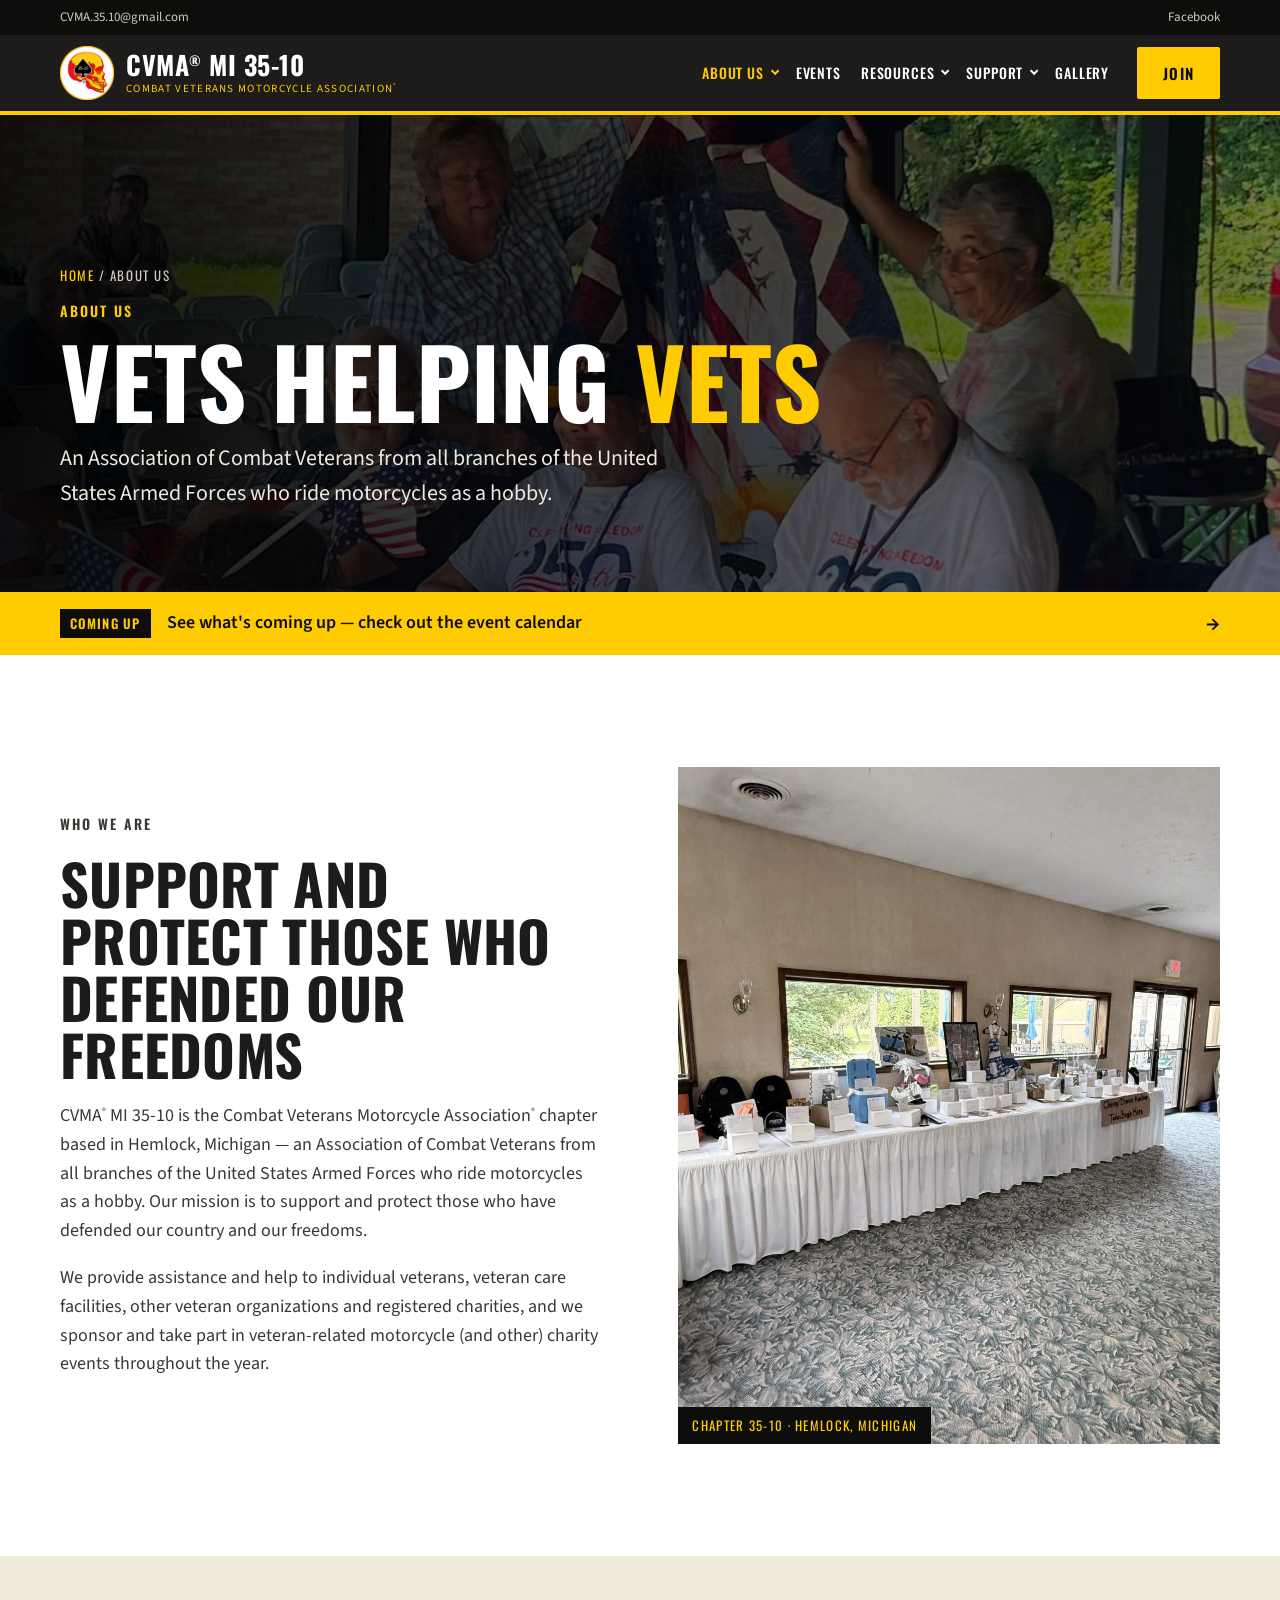
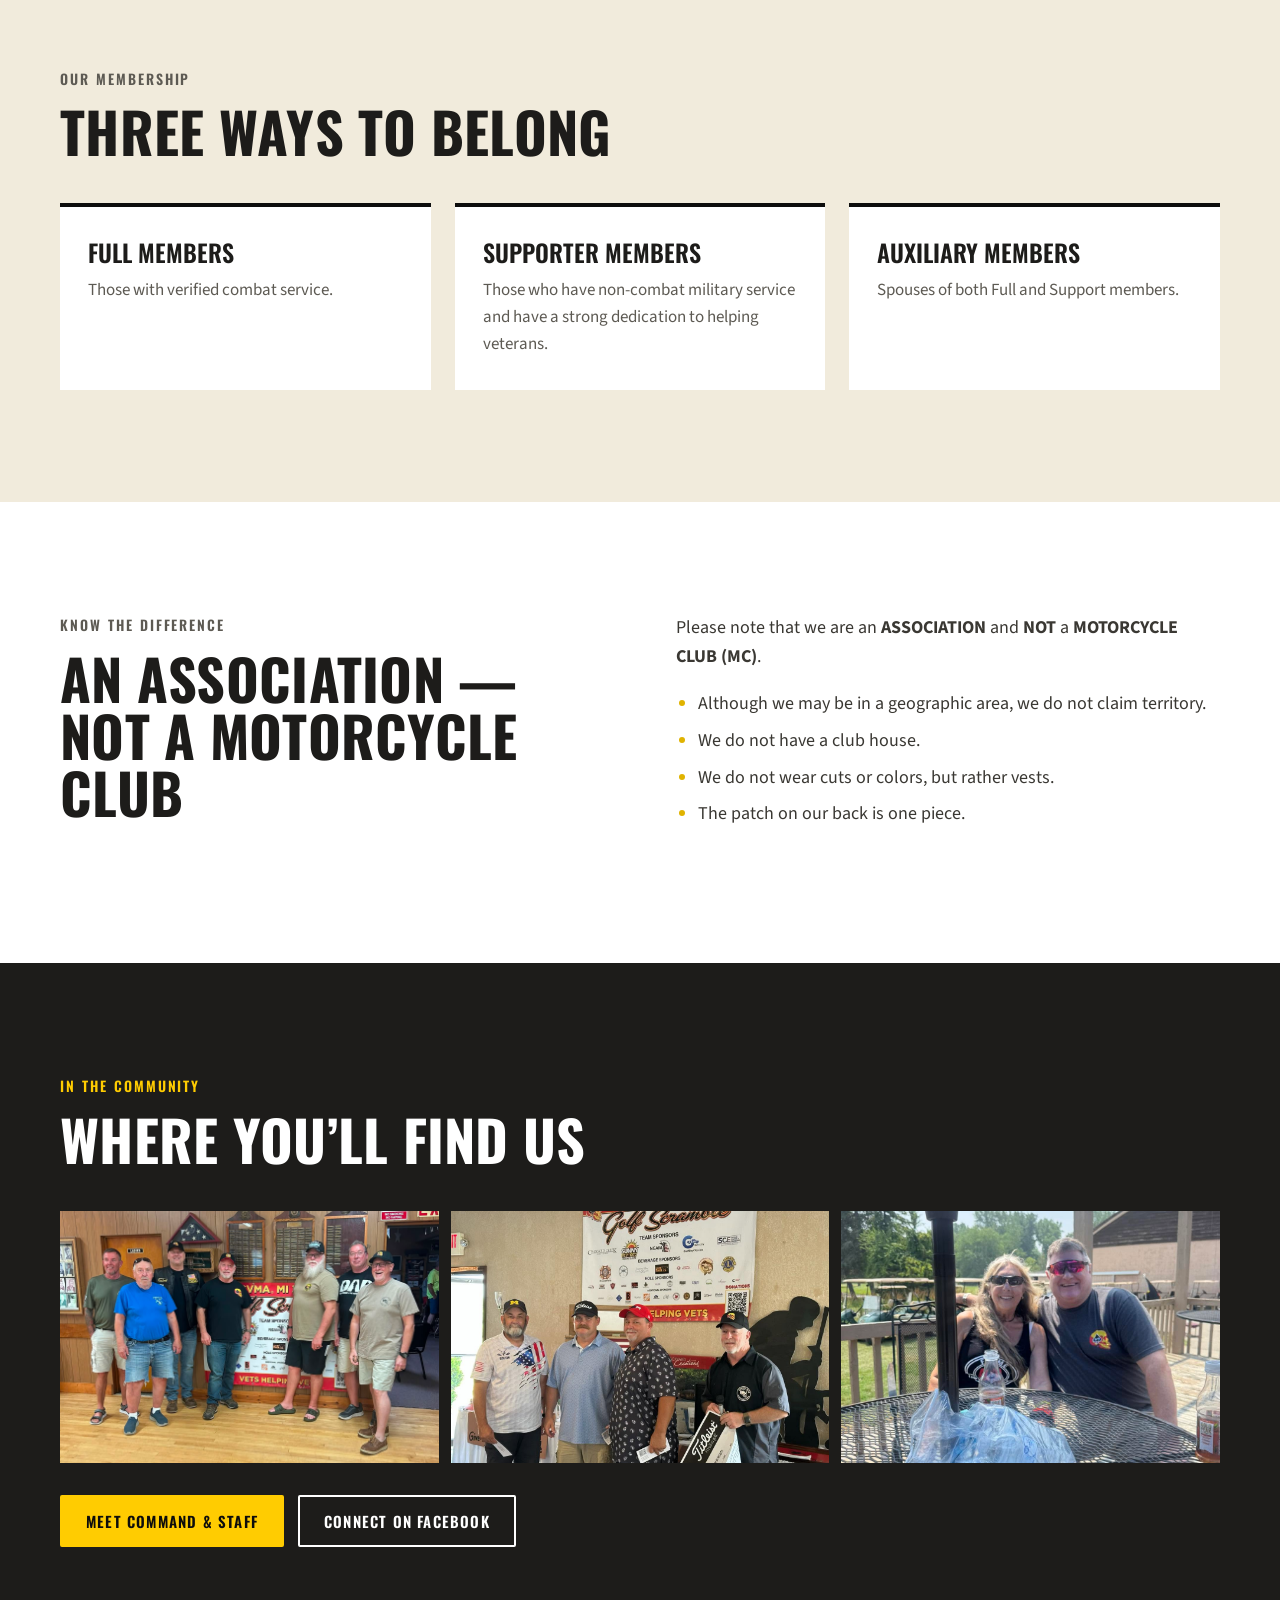
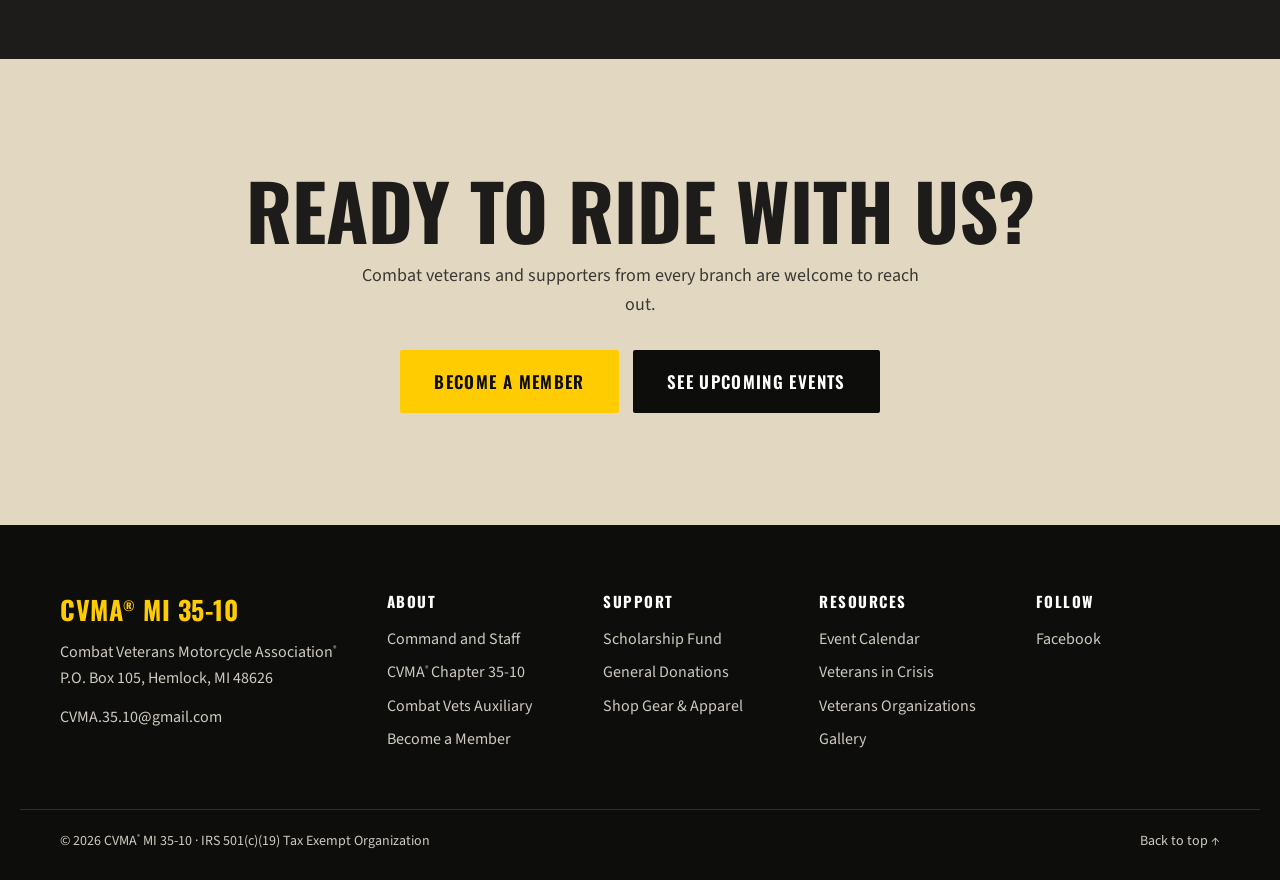
<file: cvma-chapter-35-10/index.html>
<!DOCTYPE html>
<html lang="en">
<head>
  <meta charset="utf-8">
  <meta name="viewport" content="width=device-width, initial-scale=1">
  <title>About Us | CVMA® MI 35-10</title>
  <meta name="description" content="CVMA® MI 35-10 is the Combat Veterans Motorcycle Association® chapter in Hemlock, Michigan — combat veterans from all branches who ride.">
  <meta property="og:title" content="About Us — CVMA® MI 35-10">
  <meta property="og:description" content="CVMA® MI 35-10 is the Combat Veterans Motorcycle Association® chapter in Hemlock, Michigan — combat veterans from all branches who ride.">
  <link rel="icon" href="../assets/img/favicon.png">
  <link rel="preconnect" href="https://fonts.googleapis.com">
  <link rel="preconnect" href="https://fonts.gstatic.com" crossorigin>
  <link href="https://fonts.googleapis.com/css2?family=Oswald:wght@400;500;600;700&family=Source+Sans+3:wght@400;600;700&display=swap" rel="stylesheet">
  <link rel="stylesheet" href="../css/styles.css">
</head>
<body data-page="cvma-chapter-35-10">
  <script src="../js/site-nav.js"></script>

  <main id="main">
    <section class="page-hero">
      <img class="page-hero__img" src="../assets/img/photos/5.jpg" alt="" onerror="this.remove()">
      <div class="wrap page-hero__inner">
        <p class="crumbs"><a href="../">Home</a> / About Us</p>
        <p class="eyebrow eyebrow--gold">About Us</p>
        <h1>Vets Helping <span>Vets</span></h1>
        <p class="page-hero__lead">An Association of Combat Veterans from all branches of the United States Armed Forces who ride motorcycles as a hobby.</p>
      </div>
    </section>
    <a class="strip" href="../event-calendar/">
      <div class="wrap strip__inner">
        <span class="strip__tag">Coming Up</span>
        <span>See what's coming up — check out the event calendar</span>
        <span class="strip__arrow" aria-hidden="true">→</span>
      </div>
    </a>

    <section class="section section--light">
      <div class="wrap split">
        <div class="split__text">
          <p class="eyebrow">Who We Are</p>
          <h2 class="h2">Support and protect those who defended our freedoms</h2>
          <p>CVMA<sup>®</sup> MI 35-10 is the Combat Veterans Motorcycle Association<sup>®</sup> chapter based in Hemlock, Michigan — an Association of Combat Veterans from all branches of the United States Armed Forces who ride motorcycles as a hobby. Our mission is to support and protect those who have defended our country and our freedoms.</p>
          <p>We provide assistance and help to individual veterans, veteran care facilities, other veteran organizations and registered charities, and we sponsor and take part in veteran-related motorcycle (and other) charity events throughout the year.</p>
        </div>
        <figure class="split__media">
          <img src="../assets/img/photos/15.jpg" alt="Members of CVMA® Chapter 35-10" loading="lazy" onerror="cvmaPh(this)">
          <figcaption>Chapter 35-10 · Hemlock, Michigan</figcaption>
        </figure>
      </div>
    </section>

    <section class="section section--tan">
      <div class="wrap">
        <div class="section__head">
          <p class="eyebrow">Our Membership</p>
          <h2 class="h2">Three ways to belong</h2>
        </div>
        <div class="cards cards--3">
          <article class="card"><h3>Full Members</h3><p>Those with verified combat service.</p></article>
          <article class="card"><h3>Supporter Members</h3><p>Those who have non-combat military service and have a strong dedication to helping veterans.</p></article>
          <article class="card"><h3>Auxiliary Members</h3><p>Spouses of both Full and Support members.</p></article>
        </div>
      </div>
    </section>

    <section class="section section--light">
      <div class="wrap two-col">
        <div>
          <p class="eyebrow">Know the Difference</p>
          <h2 class="h2">An association — not a motorcycle club</h2>
        </div>
        <div class="prose">
          <p>Please note that we are an <strong>ASSOCIATION</strong> and <strong>NOT</strong> a <strong>MOTORCYCLE CLUB (MC)</strong>.</p>
          <ul>
            <li>Although we may be in a geographic area, we do not claim territory.</li>
            <li>We do not have a club house.</li>
            <li>We do not wear cuts or colors, but rather vests.</li>
            <li>The patch on our back is one piece.</li>
          </ul>
        </div>
      </div>
    </section>

    <section class="section section--dark">
      <div class="wrap">
        <div class="section__head">
          <p class="eyebrow eyebrow--gold">In the Community</p>
          <h2 class="h2">Where you’ll find us</h2>
        </div>
        <div class="photos">
          <img src="../assets/img/photos/16.jpg" alt="Chapter 35-10 members" loading="lazy" onerror="cvmaPh(this)">
          <img src="../assets/img/photos/17.jpg" alt="Chapter 35-10 members" loading="lazy" onerror="cvmaPh(this)">
          <img src="../assets/img/photos/18.jpg" alt="Chapter 35-10 members" loading="lazy" onerror="cvmaPh(this)">
        </div>
        <div class="hero__ctas" style="margin-top:32px">
          <a class="btn btn--gold" href="../command-and-staff/">Meet Command &amp; Staff</a>
          <a class="btn btn--ghost" href="https://www.facebook.com/profile.php?id=61577806524375" target="_blank" rel="noopener">Connect on Facebook</a>
        </div>
      </div>
    </section>
    <section class="join">
      <div class="wrap join__inner">
        <h2 class="join__title">Ready to ride with us?</h2>
        <p>Combat veterans and supporters from every branch are welcome to reach out.</p>
        <div class="hero__ctas">
          <a class="btn btn--gold btn--lg" href="../become-a-member/">Become a Member</a>
          <a class="btn btn--dark btn--lg" href="../event-calendar/">See Upcoming Events</a>
        </div>
      </div>
    </section>
  </main>

  <div data-site-footer></div>

  <script src="../js/main.js" defer></script>
</body>
</html>
</file>
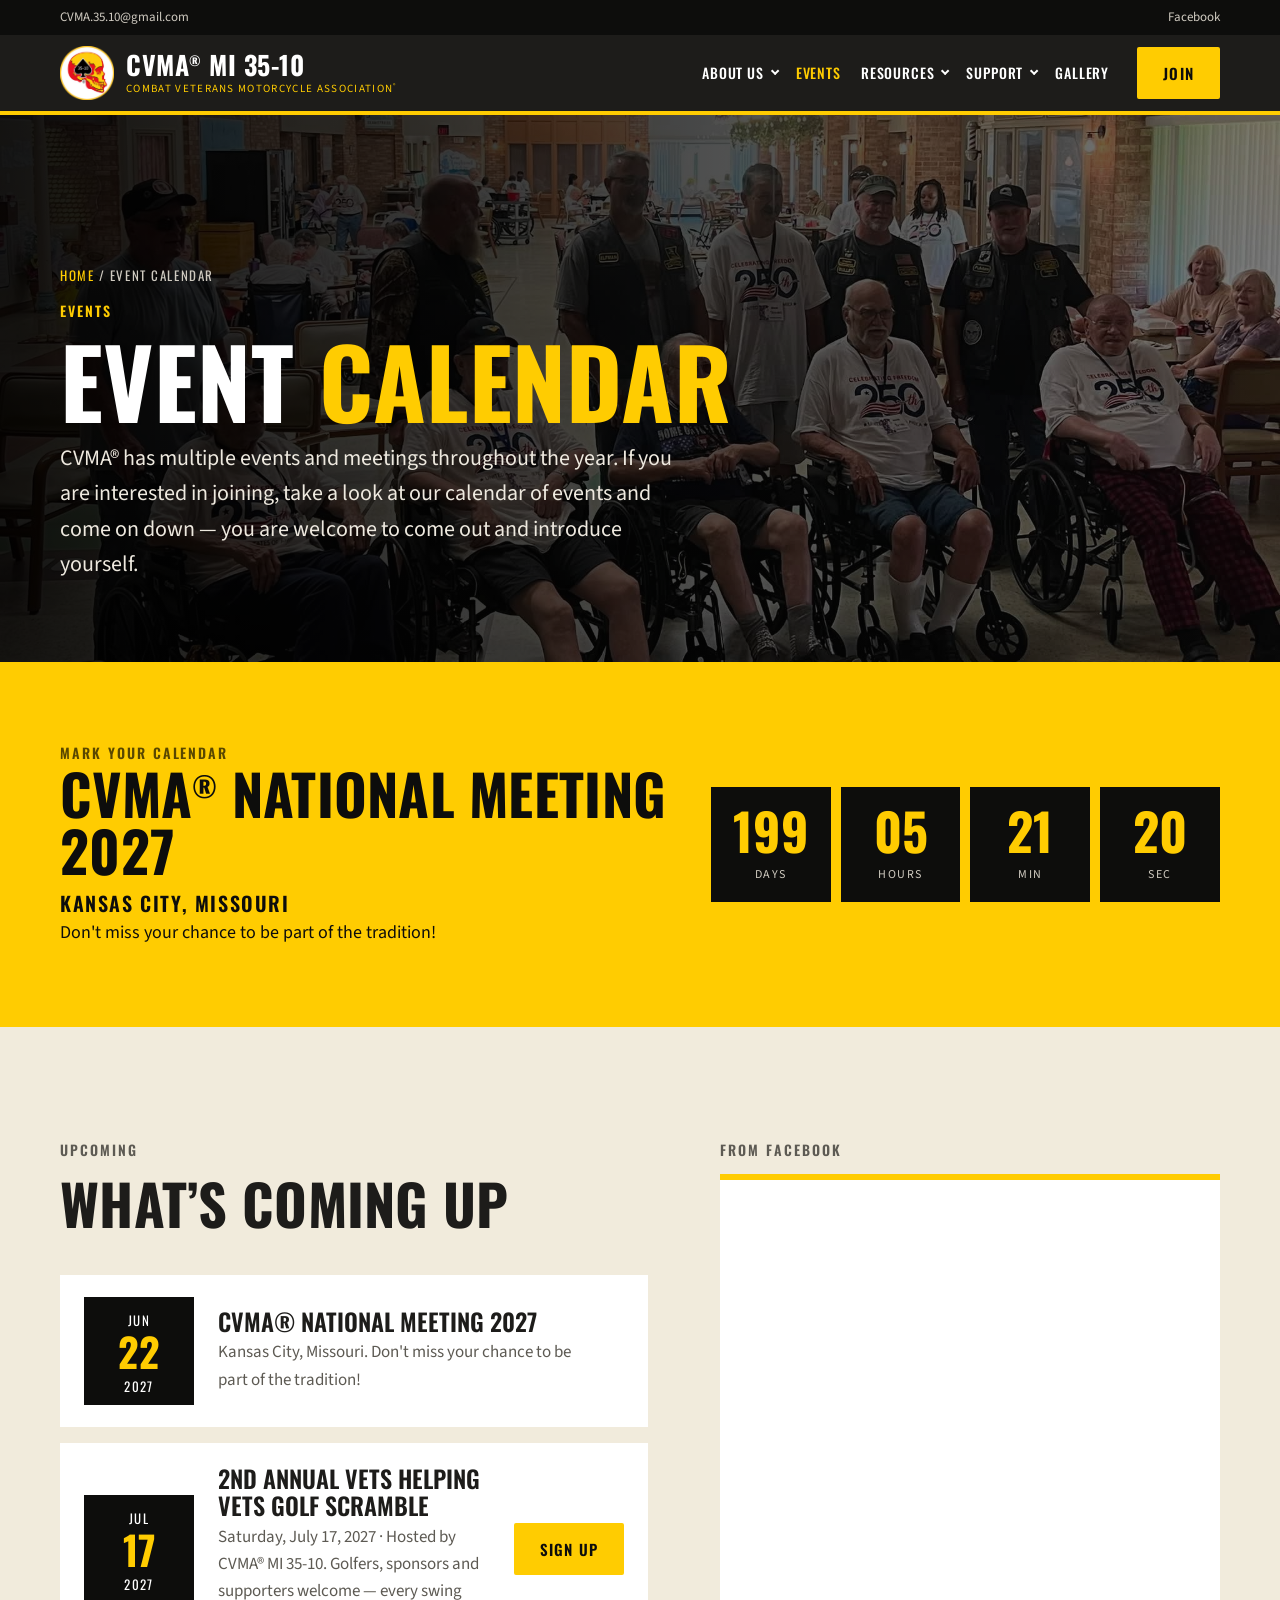
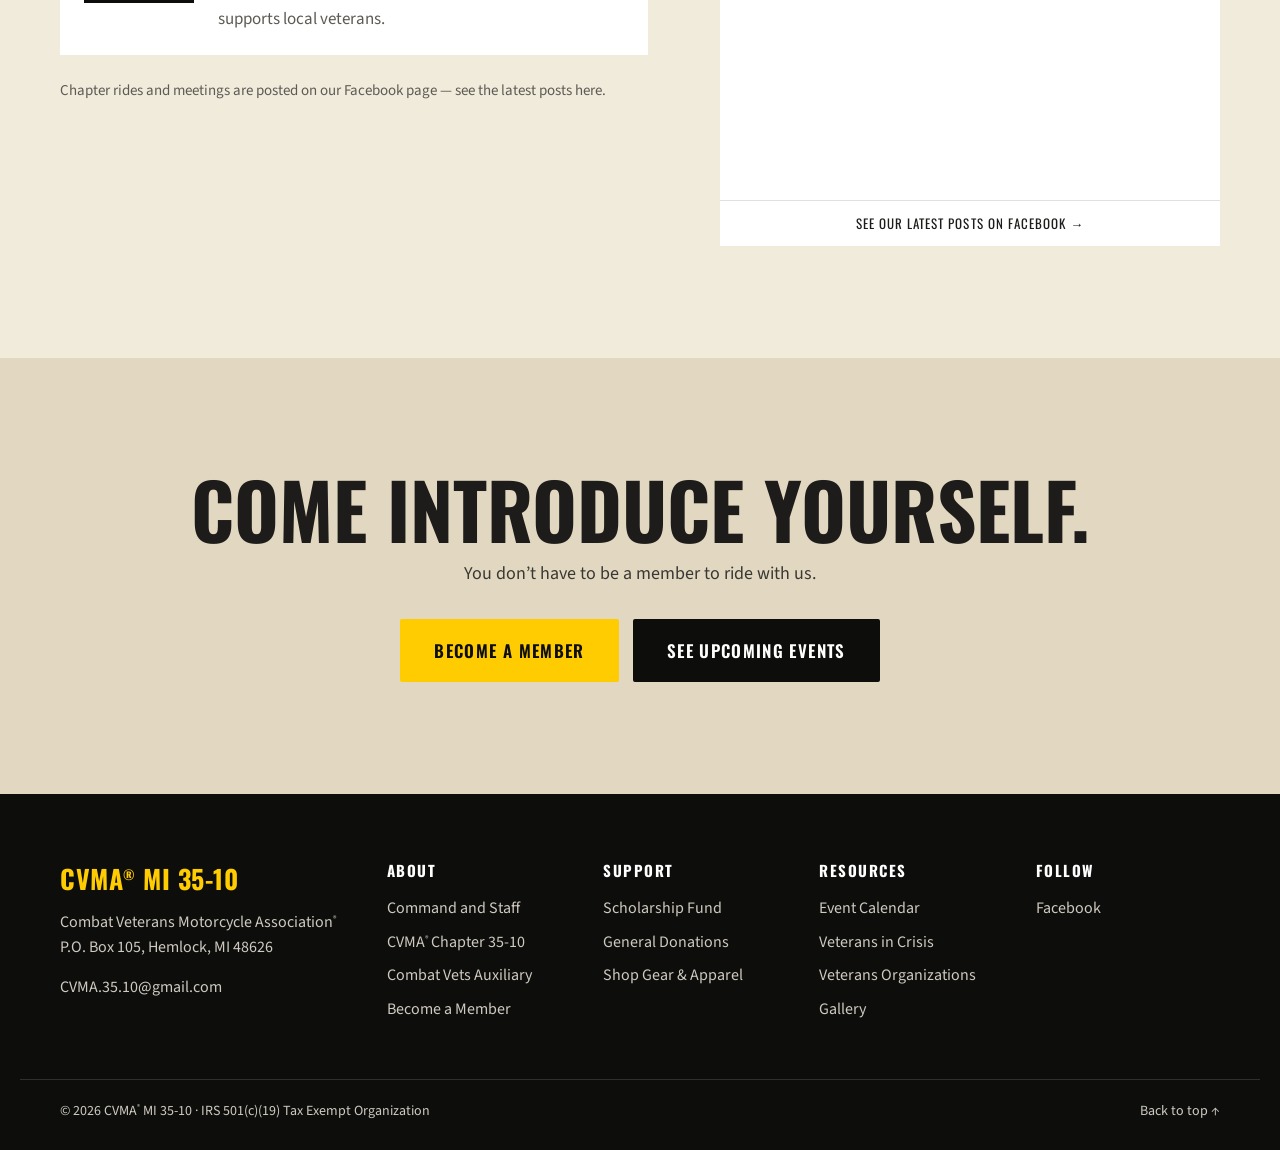
<file: event-calendar/index.html>
<!DOCTYPE html>
<html lang="en">
<head>
  <meta charset="utf-8">
  <meta name="viewport" content="width=device-width, initial-scale=1">
  <title>Event Calendar | CVMA® MI 35-10</title>
  <meta name="description" content="Upcoming CVMA® MI 35-10 rides, meetings and charity events.">
  <meta property="og:title" content="Event Calendar — CVMA® MI 35-10">
  <meta property="og:description" content="Upcoming CVMA® MI 35-10 rides, meetings and charity events.">
  <link rel="icon" href="../assets/img/favicon.png">
  <link rel="preconnect" href="https://fonts.googleapis.com">
  <link rel="preconnect" href="https://fonts.gstatic.com" crossorigin>
  <link href="https://fonts.googleapis.com/css2?family=Oswald:wght@400;500;600;700&family=Source+Sans+3:wght@400;600;700&display=swap" rel="stylesheet">
  <link rel="stylesheet" href="../css/styles.css">
</head>
<body data-page="event-calendar">
  <script src="../js/site-nav.js"></script>

  <main id="main">
    <section class="page-hero">
      <img class="page-hero__img" src="../assets/img/photos/9.jpg" alt="" onerror="this.remove()">
      <div class="wrap page-hero__inner">
        <p class="crumbs"><a href="../">Home</a> / Event Calendar</p>
        <p class="eyebrow eyebrow--gold">Events</p>
        <h1>Event <span>Calendar</span></h1>
        <p class="page-hero__lead">CVMA® has multiple events and meetings throughout the year. If you are interested in joining, take a look at our calendar of events and come on down — you are welcome to come out and introduce yourself.</p>
      </div>
    </section>

    <section class="countdown" data-target="2027-06-22T00:00:00-04:00">
      <div class="wrap countdown__inner">
        <div>
          <p class="eyebrow">Mark Your Calendar</p>
          <h2 class="h2">CVMA<sup>®</sup> National Meeting 2027</h2>
          <p class="countdown__place">Kansas City, Missouri</p>
          <p>Don't miss your chance to be part of the tradition!</p>
        </div>
        <div class="timer" aria-live="polite">
          <div class="timer__unit"><span data-d>--</span><small>Days</small></div>
          <div class="timer__unit"><span data-h>--</span><small>Hours</small></div>
          <div class="timer__unit"><span data-m>--</span><small>Min</small></div>
          <div class="timer__unit"><span data-s>--</span><small>Sec</small></div>
        </div>
      </div>
    </section>

    <section class="section section--tan">
      <div class="wrap feed-split feed-split--top">
        <div>
          <div class="section__head">
            <p class="eyebrow">Upcoming</p>
            <h2 class="h2">What’s coming up</h2>
          </div>
          <!--
            ADD EVENTS HERE. Copy one <article> block, set data-date="YYYY-MM-DD".
            Past events move to "Past Events" automatically. Leave data-date off for "date TBA".
          -->
          <div class="events" data-events="upcoming">
            <article class="event" data-date="2027-06-22">
              <div class="event__date"><small>Jun</small><b>22</b><small>2027</small></div>
              <div><h3>CVMA® National Meeting 2027</h3><p>Kansas City, Missouri. Don't miss your chance to be part of the tradition!</p></div>
            </article>
            <article class="event" data-date="2027-07-17">
              <div class="event__date"><small>Jul</small><b>17</b><small>2027</small></div>
              <div><h3>2nd Annual Vets Helping Vets Golf Scramble</h3><p>Saturday, July 17, 2027 · Hosted by CVMA® MI 35-10. Golfers, sponsors and supporters welcome — every swing supports local veterans.</p></div>
              <a class="btn btn--gold" href="https://www.zeffy.com/en-US/donation-form/cvma-golf-scramble" target="_blank" rel="noopener">Sign Up</a>
            </article>
            <p class="events__empty" hidden>No upcoming events posted yet — check back soon or follow us on <a href="https://www.facebook.com/profile.php?id=61577806524375" target="_blank" rel="noopener">Facebook</a>.</p>
          </div>
          <p class="fineprint">Chapter rides and meetings are posted on our Facebook page — see the latest posts here.</p>
        </div>
        <div>
          <p class="eyebrow">From Facebook</p>
          <div class="fb-feed" data-fb-feed data-height="620">
            <a class="fb-feed__fallback" href="https://www.facebook.com/profile.php?id=61577806524375" target="_blank" rel="noopener">See our latest posts on Facebook →</a>
          </div>
        </div>
      </div>
    </section>

    <section class="section section--light">
      <div class="wrap">
        <div class="section__head">
          <p class="eyebrow">Archive</p>
          <h2 class="h2">Past events</h2>
        </div>
        <div class="events" data-events="past"></div>
      </div>
    </section>
    <section class="join">
      <div class="wrap join__inner">
        <h2 class="join__title">Come introduce yourself.</h2>
        <p>You don’t have to be a member to ride with us.</p>
        <div class="hero__ctas">
          <a class="btn btn--gold btn--lg" href="../become-a-member/">Become a Member</a>
          <a class="btn btn--dark btn--lg" href="../event-calendar/">See Upcoming Events</a>
        </div>
      </div>
    </section>
  </main>

  <div data-site-footer></div>

  <script src="../js/main.js" defer></script>
</body>
</html>
</file>
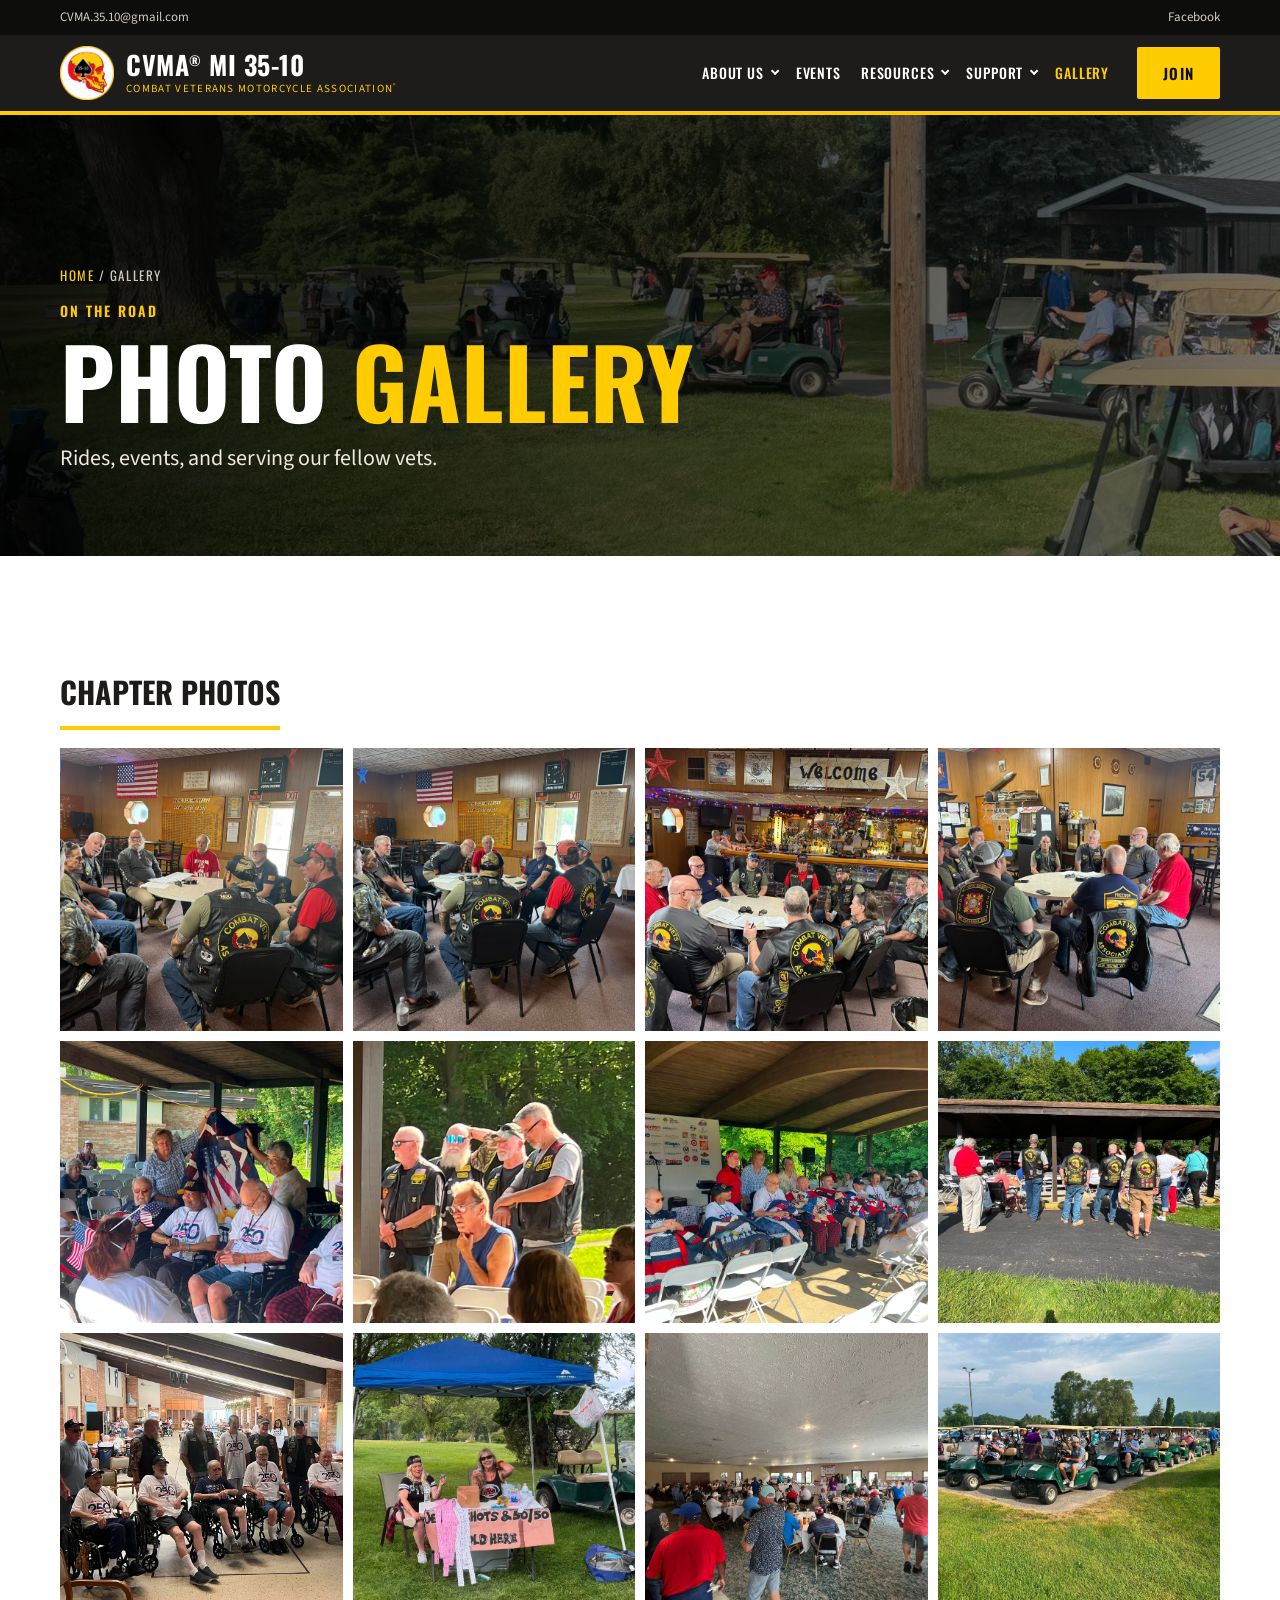
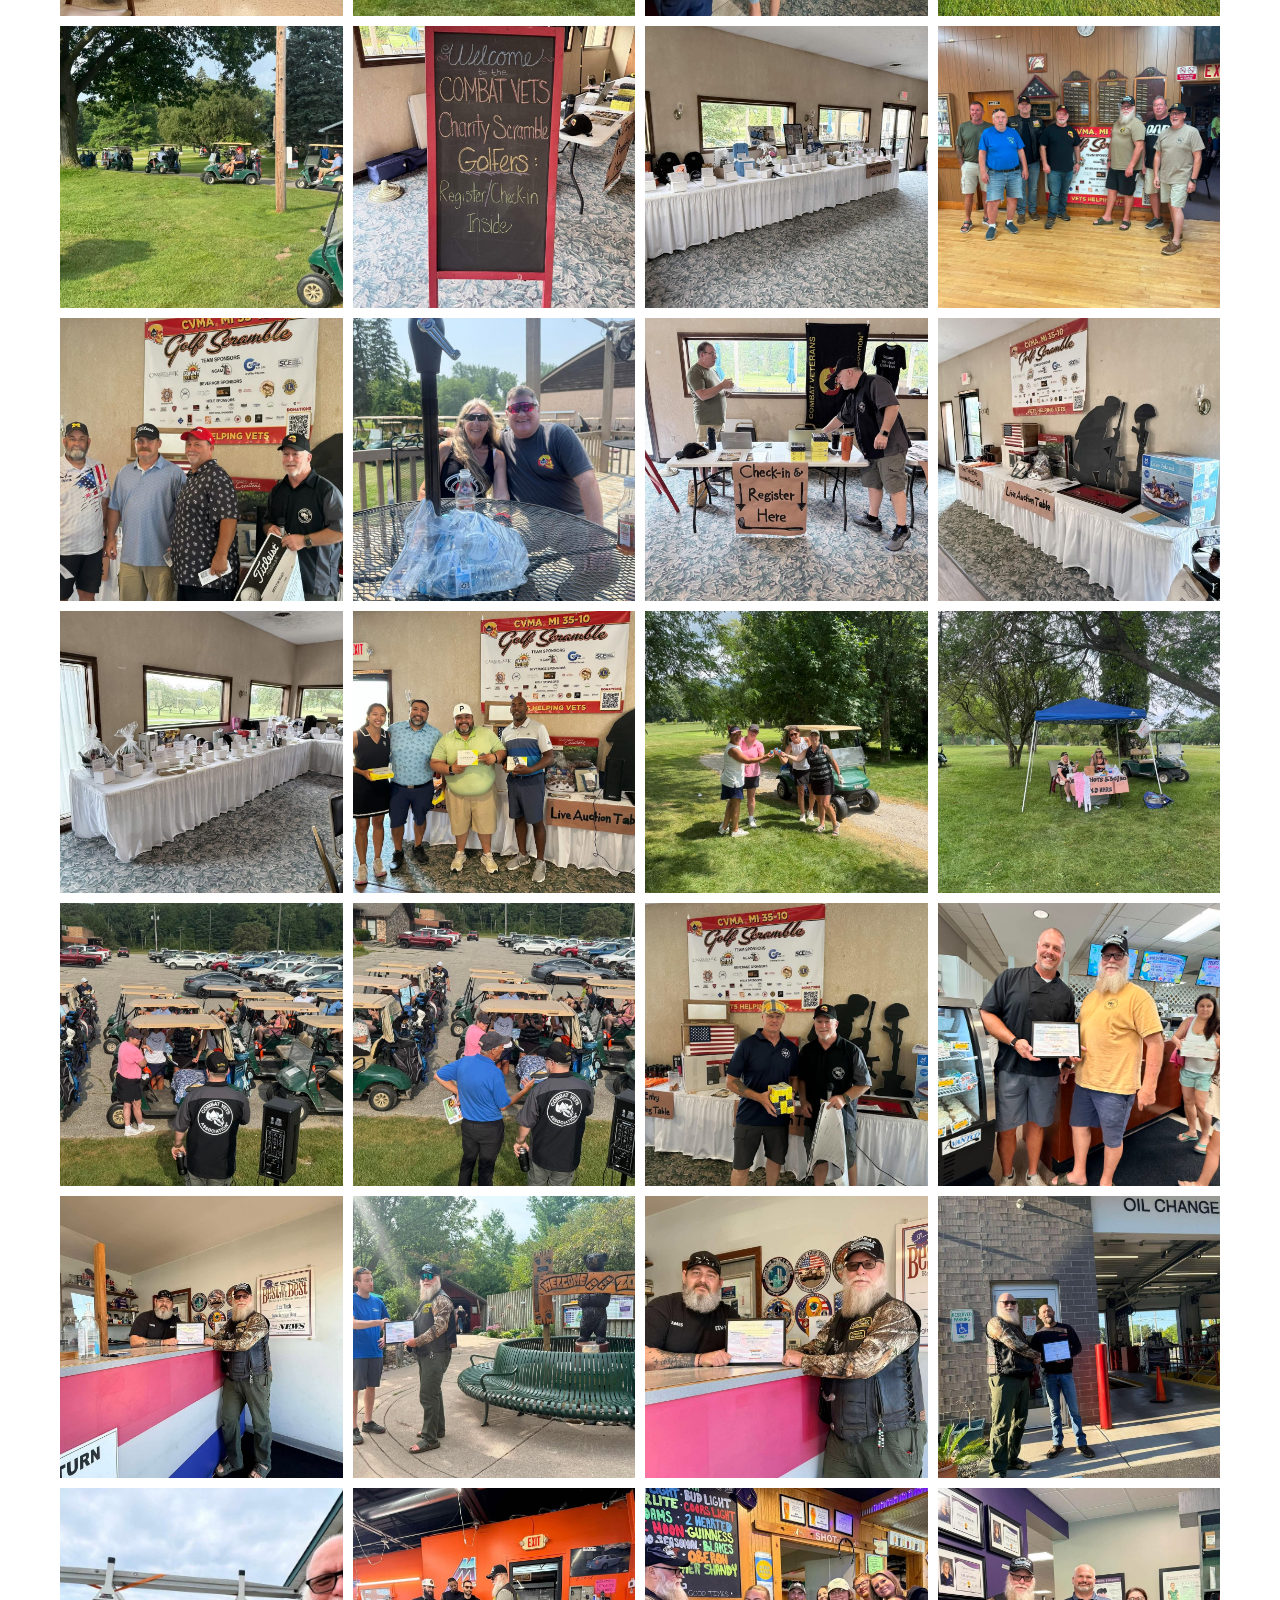
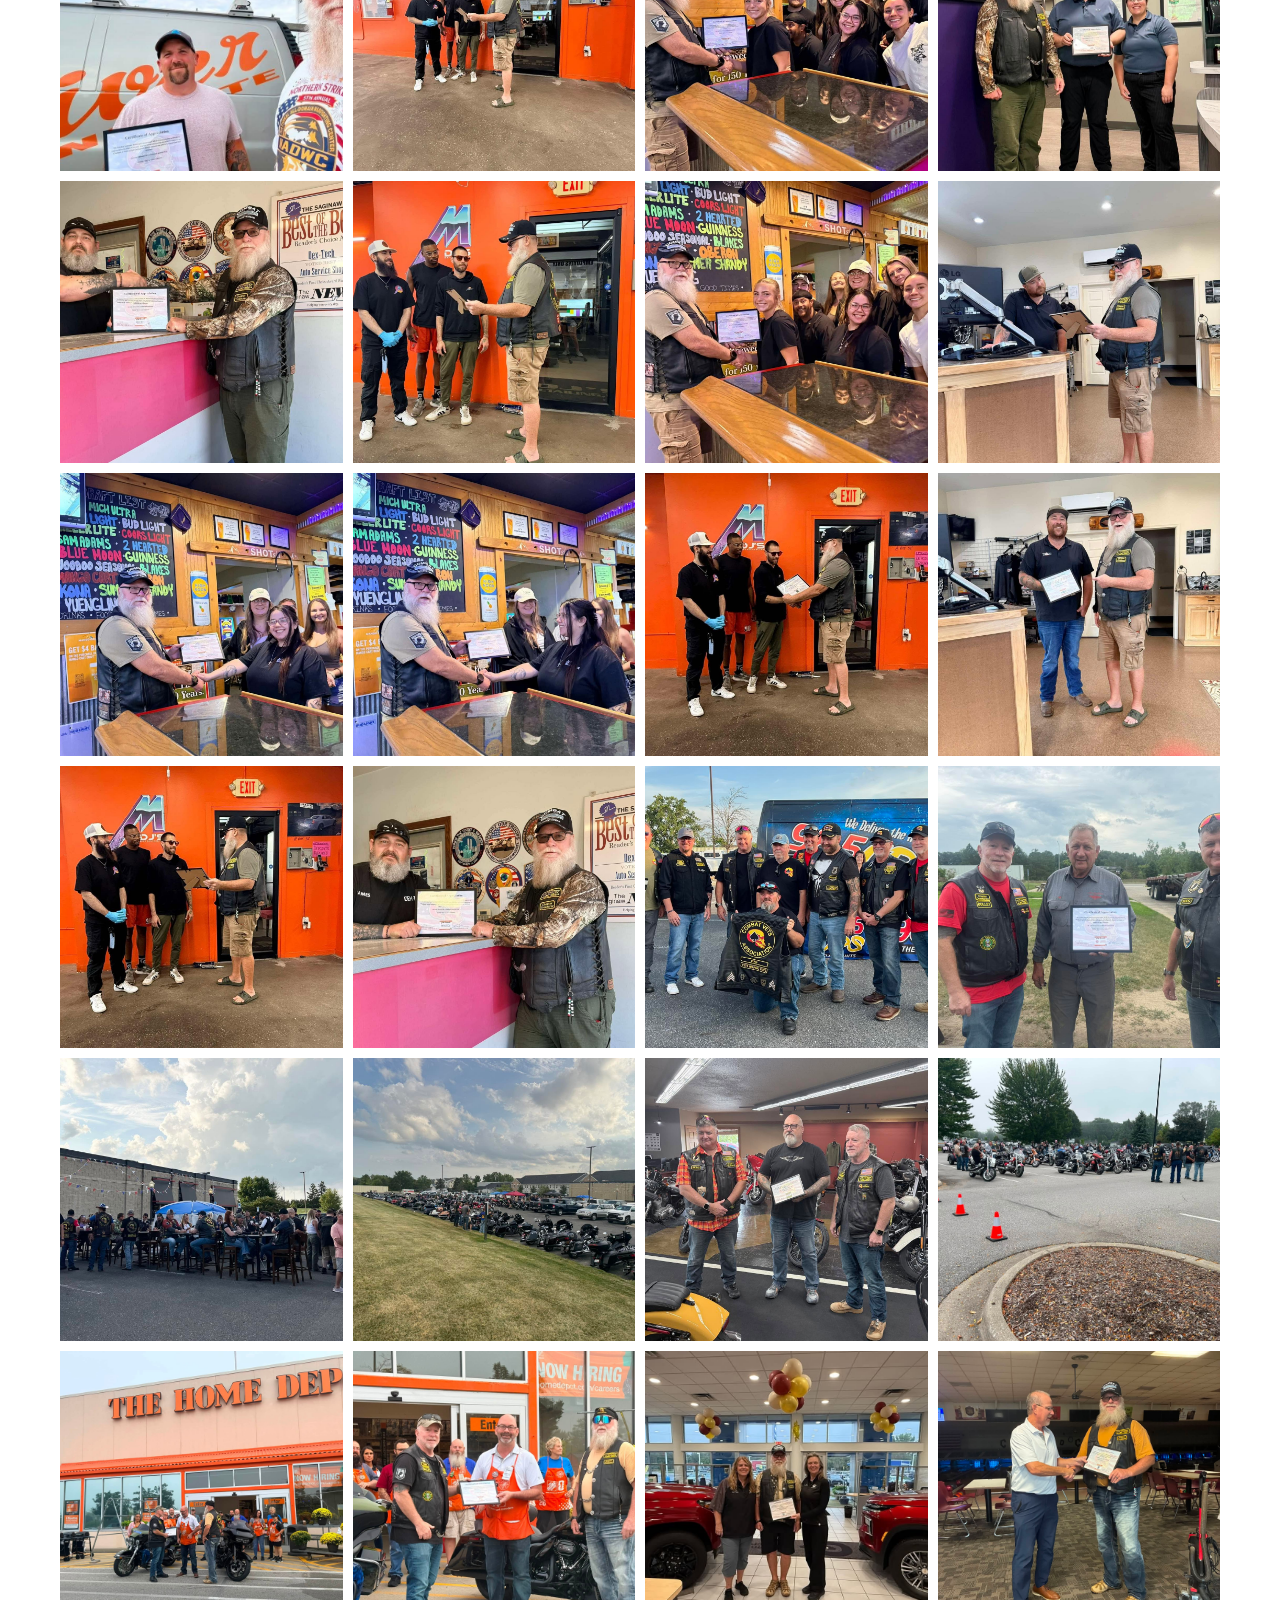
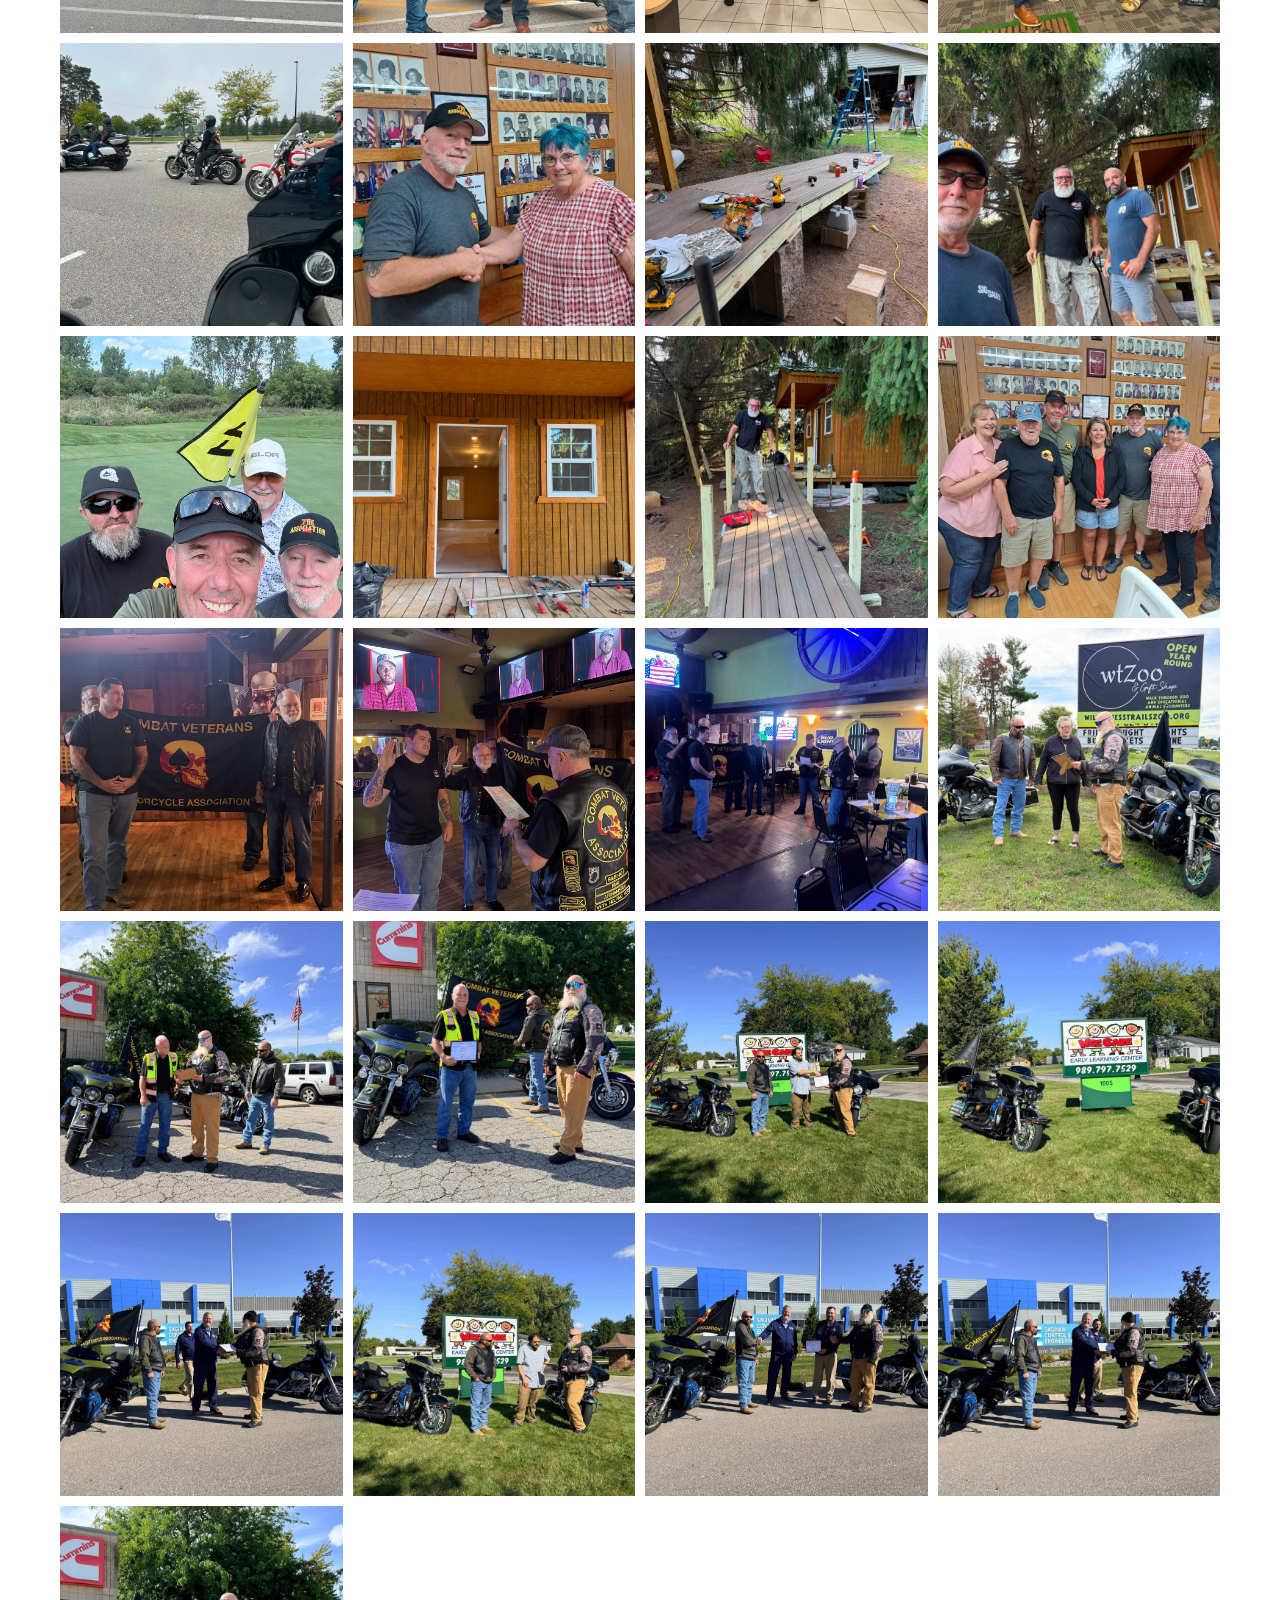
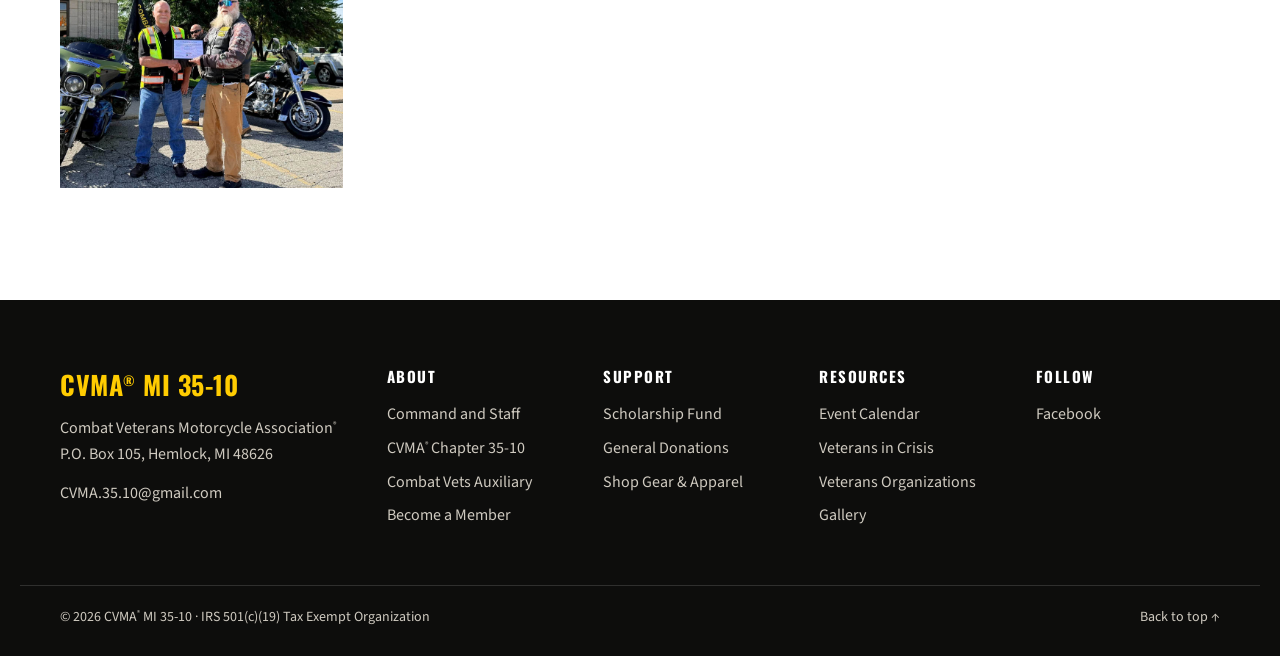
<file: gallery/index.html>
<!DOCTYPE html>
<html lang="en">
<head>
  <meta charset="utf-8">
  <meta name="viewport" content="width=device-width, initial-scale=1">
  <title>Gallery | CVMA® MI 35-10</title>
  <meta name="description" content="Photos from CVMA® MI 35-10 rides, events and service projects.">
  <meta property="og:title" content="Gallery — CVMA® MI 35-10">
  <meta property="og:description" content="Photos from CVMA® MI 35-10 rides, events and service projects.">
  <link rel="icon" href="../assets/img/favicon.png">
  <link rel="preconnect" href="https://fonts.googleapis.com">
  <link rel="preconnect" href="https://fonts.gstatic.com" crossorigin>
  <link href="https://fonts.googleapis.com/css2?family=Oswald:wght@400;500;600;700&family=Source+Sans+3:wght@400;600;700&display=swap" rel="stylesheet">
  <link rel="stylesheet" href="../css/styles.css">
</head>
<body data-page="gallery">
  <script src="../js/site-nav.js"></script>

  <main id="main">
    <section class="page-hero">
      <img class="page-hero__img" src="../assets/img/photos/13.jpg" alt="" onerror="this.remove()">
      <div class="wrap page-hero__inner">
        <p class="crumbs"><a href="../">Home</a> / Gallery</p>
        <p class="eyebrow eyebrow--gold">On the Road</p>
        <h1>Photo <span>Gallery</span></h1>
        <p class="page-hero__lead">Rides, events, and serving our fellow vets.</p>
      </div>
    </section>

    <section class="section section--light">
      <div class="wrap">
        <!--
          NEW ALBUMS: make one folder per album inside assets/img/gallery/, e.g.
            assets/img/gallery/1-summer-rides-2026/
          drop the photos in, then run:  node scripts/build-gallery.mjs
          (the number sets the order; it isn't shown on the page)
        -->
        <!-- GALLERY:ALBUMS -->
        <!-- /GALLERY:ALBUMS -->
        <div class="gallery-block">
          <h2>Chapter Photos</h2>
          <div class="gallery">
            <a href="../assets/img/photos/1.jpg"><img src="../assets/img/photos/1.jpg" alt="Chapter 35-10 photo 1" loading="lazy" onerror="cvmaPh(this)"></a>
            <a href="../assets/img/photos/2.jpg"><img src="../assets/img/photos/2.jpg" alt="Chapter 35-10 photo 2" loading="lazy" onerror="cvmaPh(this)"></a>
            <a href="../assets/img/photos/3.jpg"><img src="../assets/img/photos/3.jpg" alt="Chapter 35-10 photo 3" loading="lazy" onerror="cvmaPh(this)"></a>
            <a href="../assets/img/photos/4.jpg"><img src="../assets/img/photos/4.jpg" alt="Chapter 35-10 photo 4" loading="lazy" onerror="cvmaPh(this)"></a>
            <a href="../assets/img/photos/5.jpg"><img src="../assets/img/photos/5.jpg" alt="Chapter 35-10 photo 5" loading="lazy" onerror="cvmaPh(this)"></a>
            <a href="../assets/img/photos/6.jpg"><img src="../assets/img/photos/6.jpg" alt="Chapter 35-10 photo 6" loading="lazy" onerror="cvmaPh(this)"></a>
            <a href="../assets/img/photos/7.jpg"><img src="../assets/img/photos/7.jpg" alt="Chapter 35-10 photo 7" loading="lazy" onerror="cvmaPh(this)"></a>
            <a href="../assets/img/photos/8.jpg"><img src="../assets/img/photos/8.jpg" alt="Chapter 35-10 photo 8" loading="lazy" onerror="cvmaPh(this)"></a>
            <a href="../assets/img/photos/9.jpg"><img src="../assets/img/photos/9.jpg" alt="Chapter 35-10 photo 9" loading="lazy" onerror="cvmaPh(this)"></a>
            <a href="../assets/img/photos/10.jpg"><img src="../assets/img/photos/10.jpg" alt="Chapter 35-10 photo 10" loading="lazy" onerror="cvmaPh(this)"></a>
            <a href="../assets/img/photos/11.jpg"><img src="../assets/img/photos/11.jpg" alt="Chapter 35-10 photo 11" loading="lazy" onerror="cvmaPh(this)"></a>
            <a href="../assets/img/photos/12.jpg"><img src="../assets/img/photos/12.jpg" alt="Chapter 35-10 photo 12" loading="lazy" onerror="cvmaPh(this)"></a>
            <a href="../assets/img/photos/13.jpg"><img src="../assets/img/photos/13.jpg" alt="Chapter 35-10 photo 13" loading="lazy" onerror="cvmaPh(this)"></a>
            <a href="../assets/img/photos/14.jpg"><img src="../assets/img/photos/14.jpg" alt="Chapter 35-10 photo 14" loading="lazy" onerror="cvmaPh(this)"></a>
            <a href="../assets/img/photos/15.jpg"><img src="../assets/img/photos/15.jpg" alt="Chapter 35-10 photo 15" loading="lazy" onerror="cvmaPh(this)"></a>
            <a href="../assets/img/photos/16.jpg"><img src="../assets/img/photos/16.jpg" alt="Chapter 35-10 photo 16" loading="lazy" onerror="cvmaPh(this)"></a>
            <a href="../assets/img/photos/17.jpg"><img src="../assets/img/photos/17.jpg" alt="Chapter 35-10 photo 17" loading="lazy" onerror="cvmaPh(this)"></a>
            <a href="../assets/img/photos/18.jpg"><img src="../assets/img/photos/18.jpg" alt="Chapter 35-10 photo 18" loading="lazy" onerror="cvmaPh(this)"></a>
            <a href="../assets/img/photos/19.jpg"><img src="../assets/img/photos/19.jpg" alt="Chapter 35-10 photo 19" loading="lazy" onerror="cvmaPh(this)"></a>
            <a href="../assets/img/photos/20.jpg"><img src="../assets/img/photos/20.jpg" alt="Chapter 35-10 photo 20" loading="lazy" onerror="cvmaPh(this)"></a>
            <a href="../assets/img/photos/21.jpg"><img src="../assets/img/photos/21.jpg" alt="Chapter 35-10 photo 21" loading="lazy" onerror="cvmaPh(this)"></a>
            <a href="../assets/img/photos/22.jpg"><img src="../assets/img/photos/22.jpg" alt="Chapter 35-10 photo 22" loading="lazy" onerror="cvmaPh(this)"></a>
            <a href="../assets/img/photos/23.jpg"><img src="../assets/img/photos/23.jpg" alt="Chapter 35-10 photo 23" loading="lazy" onerror="cvmaPh(this)"></a>
            <a href="../assets/img/photos/24.jpg"><img src="../assets/img/photos/24.jpg" alt="Chapter 35-10 photo 24" loading="lazy" onerror="cvmaPh(this)"></a>
            <a href="../assets/img/photos/25.jpg"><img src="../assets/img/photos/25.jpg" alt="Chapter 35-10 photo 25" loading="lazy" onerror="cvmaPh(this)"></a>
            <a href="../assets/img/photos/26.jpg"><img src="../assets/img/photos/26.jpg" alt="Chapter 35-10 photo 26" loading="lazy" onerror="cvmaPh(this)"></a>
            <a href="../assets/img/photos/27.jpg"><img src="../assets/img/photos/27.jpg" alt="Chapter 35-10 photo 27" loading="lazy" onerror="cvmaPh(this)"></a>
            <a href="../assets/img/photos/28.jpg"><img src="../assets/img/photos/28.jpg" alt="Chapter 35-10 photo 28" loading="lazy" onerror="cvmaPh(this)"></a>
            <a href="../assets/img/photos/29.jpg"><img src="../assets/img/photos/29.jpg" alt="Chapter 35-10 photo 29" loading="lazy" onerror="cvmaPh(this)"></a>
            <a href="../assets/img/photos/30.jpg"><img src="../assets/img/photos/30.jpg" alt="Chapter 35-10 photo 30" loading="lazy" onerror="cvmaPh(this)"></a>
            <a href="../assets/img/photos/31.jpg"><img src="../assets/img/photos/31.jpg" alt="Chapter 35-10 photo 31" loading="lazy" onerror="cvmaPh(this)"></a>
            <a href="../assets/img/photos/32.jpg"><img src="../assets/img/photos/32.jpg" alt="Chapter 35-10 photo 32" loading="lazy" onerror="cvmaPh(this)"></a>
            <a href="../assets/img/photos/33.jpg"><img src="../assets/img/photos/33.jpg" alt="Chapter 35-10 photo 33" loading="lazy" onerror="cvmaPh(this)"></a>
            <a href="../assets/img/photos/34.jpg"><img src="../assets/img/photos/34.jpg" alt="Chapter 35-10 photo 34" loading="lazy" onerror="cvmaPh(this)"></a>
            <a href="../assets/img/photos/35.jpg"><img src="../assets/img/photos/35.jpg" alt="Chapter 35-10 photo 35" loading="lazy" onerror="cvmaPh(this)"></a>
            <a href="../assets/img/photos/36.jpg"><img src="../assets/img/photos/36.jpg" alt="Chapter 35-10 photo 36" loading="lazy" onerror="cvmaPh(this)"></a>
            <a href="../assets/img/photos/37.jpg"><img src="../assets/img/photos/37.jpg" alt="Chapter 35-10 photo 37" loading="lazy" onerror="cvmaPh(this)"></a>
            <a href="../assets/img/photos/38.jpg"><img src="../assets/img/photos/38.jpg" alt="Chapter 35-10 photo 38" loading="lazy" onerror="cvmaPh(this)"></a>
            <a href="../assets/img/photos/39.jpg"><img src="../assets/img/photos/39.jpg" alt="Chapter 35-10 photo 39" loading="lazy" onerror="cvmaPh(this)"></a>
            <a href="../assets/img/photos/40.jpg"><img src="../assets/img/photos/40.jpg" alt="Chapter 35-10 photo 40" loading="lazy" onerror="cvmaPh(this)"></a>
            <a href="../assets/img/photos/41.jpg"><img src="../assets/img/photos/41.jpg" alt="Chapter 35-10 photo 41" loading="lazy" onerror="cvmaPh(this)"></a>
            <a href="../assets/img/photos/42.jpg"><img src="../assets/img/photos/42.jpg" alt="Chapter 35-10 photo 42" loading="lazy" onerror="cvmaPh(this)"></a>
            <a href="../assets/img/photos/43.jpg"><img src="../assets/img/photos/43.jpg" alt="Chapter 35-10 photo 43" loading="lazy" onerror="cvmaPh(this)"></a>
            <a href="../assets/img/photos/44.jpg"><img src="../assets/img/photos/44.jpg" alt="Chapter 35-10 photo 44" loading="lazy" onerror="cvmaPh(this)"></a>
            <a href="../assets/img/photos/45.jpg"><img src="../assets/img/photos/45.jpg" alt="Chapter 35-10 photo 45" loading="lazy" onerror="cvmaPh(this)"></a>
            <a href="../assets/img/photos/46.jpg"><img src="../assets/img/photos/46.jpg" alt="Chapter 35-10 photo 46" loading="lazy" onerror="cvmaPh(this)"></a>
            <a href="../assets/img/photos/47.jpg"><img src="../assets/img/photos/47.jpg" alt="Chapter 35-10 photo 47" loading="lazy" onerror="cvmaPh(this)"></a>
            <a href="../assets/img/photos/48.jpg"><img src="../assets/img/photos/48.jpg" alt="Chapter 35-10 photo 48" loading="lazy" onerror="cvmaPh(this)"></a>
            <a href="../assets/img/photos/49.jpg"><img src="../assets/img/photos/49.jpg" alt="Chapter 35-10 photo 49" loading="lazy" onerror="cvmaPh(this)"></a>
            <a href="../assets/img/photos/50.jpg"><img src="../assets/img/photos/50.jpg" alt="Chapter 35-10 photo 50" loading="lazy" onerror="cvmaPh(this)"></a>
            <a href="../assets/img/photos/51.jpg"><img src="../assets/img/photos/51.jpg" alt="Chapter 35-10 photo 51" loading="lazy" onerror="cvmaPh(this)"></a>
            <a href="../assets/img/photos/52.jpg"><img src="../assets/img/photos/52.jpg" alt="Chapter 35-10 photo 52" loading="lazy" onerror="cvmaPh(this)"></a>
            <a href="../assets/img/photos/53.jpg"><img src="../assets/img/photos/53.jpg" alt="Chapter 35-10 photo 53" loading="lazy" onerror="cvmaPh(this)"></a>
            <a href="../assets/img/photos/54.jpg"><img src="../assets/img/photos/54.jpg" alt="Chapter 35-10 photo 54" loading="lazy" onerror="cvmaPh(this)"></a>
            <a href="../assets/img/photos/55.jpg"><img src="../assets/img/photos/55.jpg" alt="Chapter 35-10 photo 55" loading="lazy" onerror="cvmaPh(this)"></a>
            <a href="../assets/img/photos/56.jpg"><img src="../assets/img/photos/56.jpg" alt="Chapter 35-10 photo 56" loading="lazy" onerror="cvmaPh(this)"></a>
            <a href="../assets/img/photos/57.jpg"><img src="../assets/img/photos/57.jpg" alt="Chapter 35-10 photo 57" loading="lazy" onerror="cvmaPh(this)"></a>
            <a href="../assets/img/photos/58.jpg"><img src="../assets/img/photos/58.jpg" alt="Chapter 35-10 photo 58" loading="lazy" onerror="cvmaPh(this)"></a>
            <a href="../assets/img/photos/59.jpg"><img src="../assets/img/photos/59.jpg" alt="Chapter 35-10 photo 59" loading="lazy" onerror="cvmaPh(this)"></a>
            <a href="../assets/img/photos/60.jpg"><img src="../assets/img/photos/60.jpg" alt="Chapter 35-10 photo 60" loading="lazy" onerror="cvmaPh(this)"></a>
            <a href="../assets/img/photos/61.jpg"><img src="../assets/img/photos/61.jpg" alt="Chapter 35-10 photo 61" loading="lazy" onerror="cvmaPh(this)"></a>
            <a href="../assets/img/photos/62.jpg"><img src="../assets/img/photos/62.jpg" alt="Chapter 35-10 photo 62" loading="lazy" onerror="cvmaPh(this)"></a>
            <a href="../assets/img/photos/63.jpg"><img src="../assets/img/photos/63.jpg" alt="Chapter 35-10 photo 63" loading="lazy" onerror="cvmaPh(this)"></a>
            <a href="../assets/img/photos/64.jpg"><img src="../assets/img/photos/64.jpg" alt="Chapter 35-10 photo 64" loading="lazy" onerror="cvmaPh(this)"></a>
            <a href="../assets/img/photos/65.jpg"><img src="../assets/img/photos/65.jpg" alt="Chapter 35-10 photo 65" loading="lazy" onerror="cvmaPh(this)"></a>
            <a href="../assets/img/photos/66.jpg"><img src="../assets/img/photos/66.jpg" alt="Chapter 35-10 photo 66" loading="lazy" onerror="cvmaPh(this)"></a>
            <a href="../assets/img/photos/67.jpg"><img src="../assets/img/photos/67.jpg" alt="Chapter 35-10 photo 67" loading="lazy" onerror="cvmaPh(this)"></a>
            <a href="../assets/img/photos/68.jpg"><img src="../assets/img/photos/68.jpg" alt="Chapter 35-10 photo 68" loading="lazy" onerror="cvmaPh(this)"></a>
            <a href="../assets/img/photos/69.jpg"><img src="../assets/img/photos/69.jpg" alt="Chapter 35-10 photo 69" loading="lazy" onerror="cvmaPh(this)"></a>
            <a href="../assets/img/photos/70.jpg"><img src="../assets/img/photos/70.jpg" alt="Chapter 35-10 photo 70" loading="lazy" onerror="cvmaPh(this)"></a>
            <a href="../assets/img/photos/71.jpg"><img src="../assets/img/photos/71.jpg" alt="Chapter 35-10 photo 71" loading="lazy" onerror="cvmaPh(this)"></a>
            <a href="../assets/img/photos/72.jpg"><img src="../assets/img/photos/72.jpg" alt="Chapter 35-10 photo 72" loading="lazy" onerror="cvmaPh(this)"></a>
            <a href="../assets/img/photos/73.jpg"><img src="../assets/img/photos/73.jpg" alt="Chapter 35-10 photo 73" loading="lazy" onerror="cvmaPh(this)"></a>
            <a href="../assets/img/photos/74.jpg"><img src="../assets/img/photos/74.jpg" alt="Chapter 35-10 photo 74" loading="lazy" onerror="cvmaPh(this)"></a>
            <a href="../assets/img/photos/75.jpg"><img src="../assets/img/photos/75.jpg" alt="Chapter 35-10 photo 75" loading="lazy" onerror="cvmaPh(this)"></a>
            <a href="../assets/img/photos/76.jpg"><img src="../assets/img/photos/76.jpg" alt="Chapter 35-10 photo 76" loading="lazy" onerror="cvmaPh(this)"></a>
            <a href="../assets/img/photos/77.jpg"><img src="../assets/img/photos/77.jpg" alt="Chapter 35-10 photo 77" loading="lazy" onerror="cvmaPh(this)"></a>
          </div>
        </div>
      </div>
    </section>

  </main>

  <div data-site-footer></div>

  <script src="../js/main.js" defer></script>
</body>
</html>
</file>
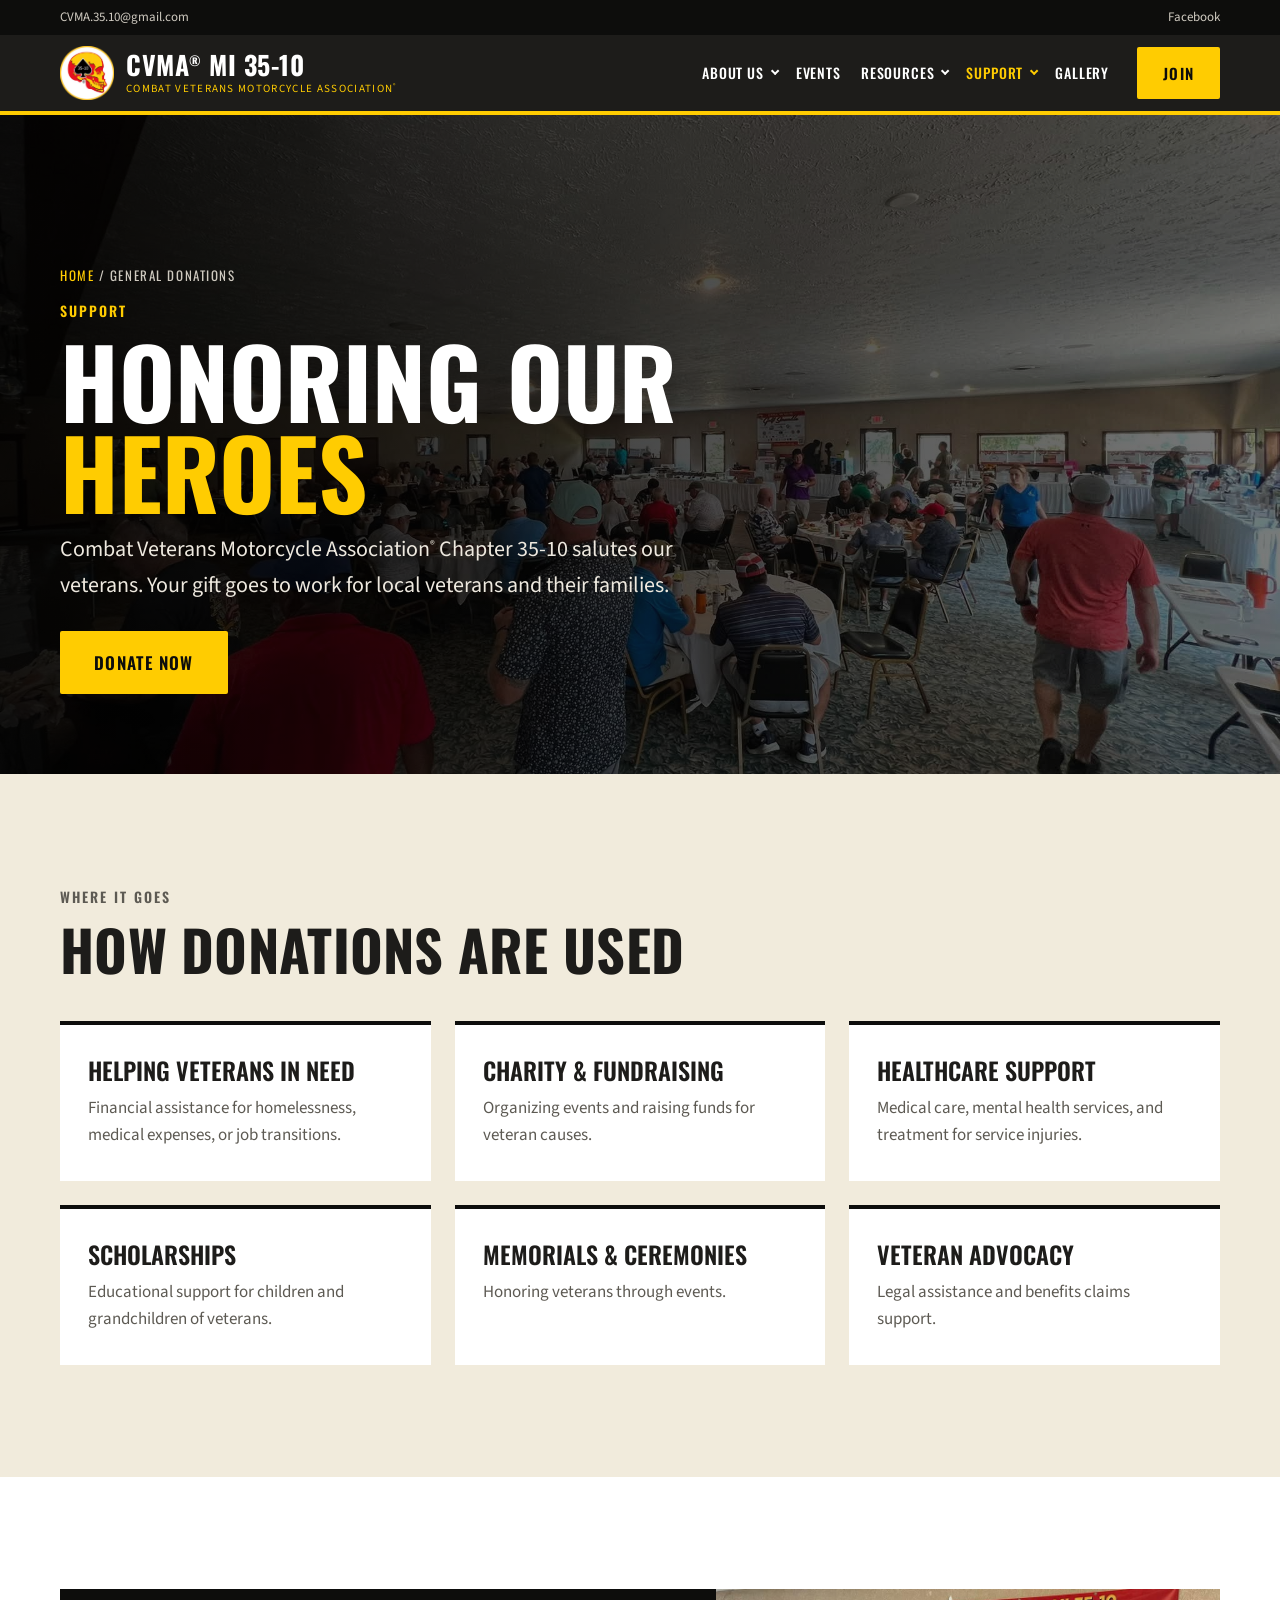
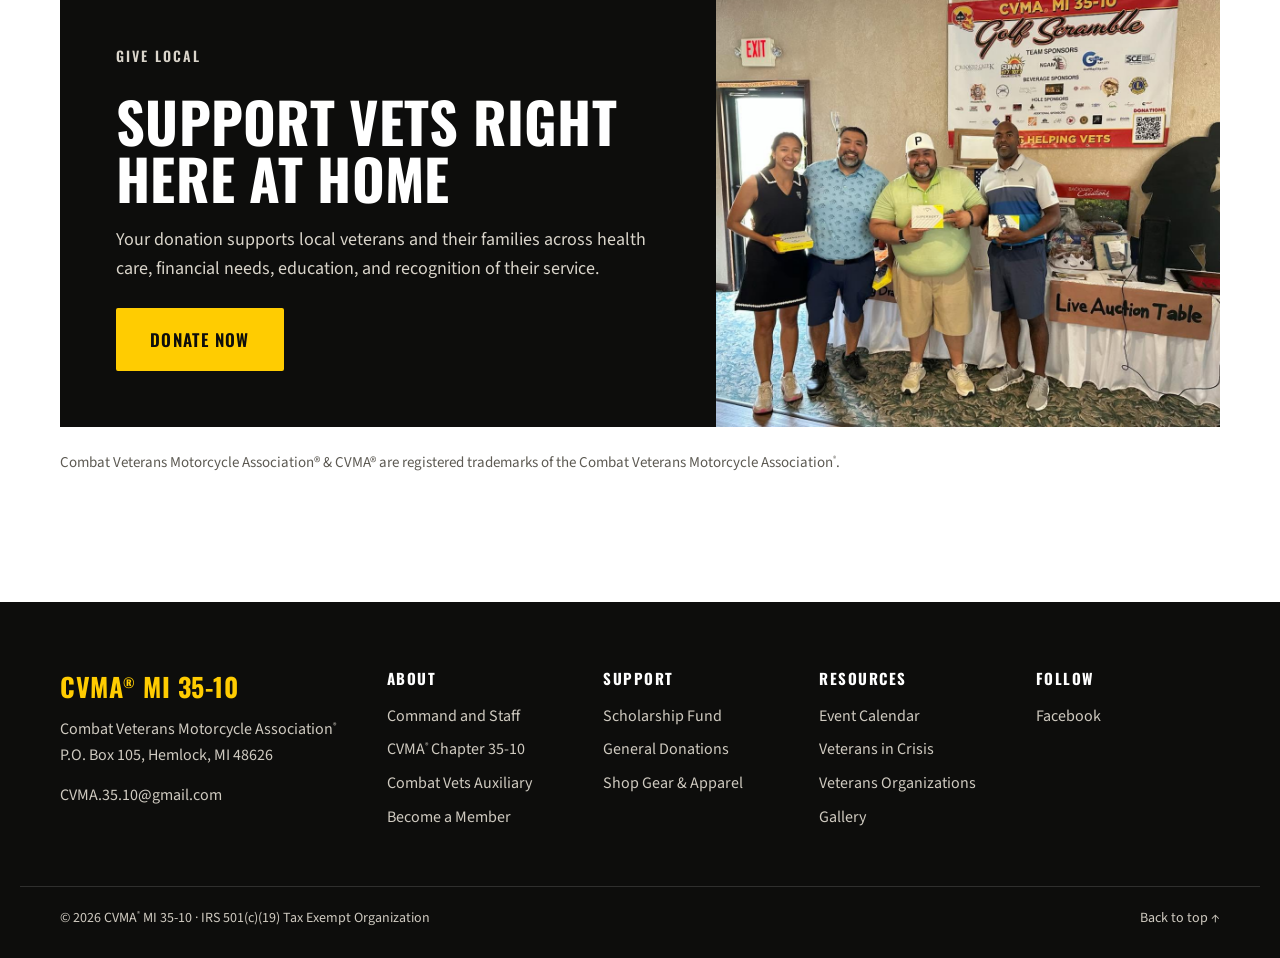
<file: general-donations/index.html>
<!DOCTYPE html>
<html lang="en">
<head>
  <meta charset="utf-8">
  <meta name="viewport" content="width=device-width, initial-scale=1">
  <title>General Donations | CVMA® MI 35-10</title>
  <meta name="description" content="Support CVMA® MI 35-10 and local veterans and their families.">
  <meta property="og:title" content="General Donations — CVMA® MI 35-10">
  <meta property="og:description" content="Support CVMA® MI 35-10 and local veterans and their families.">
  <link rel="icon" href="../assets/img/favicon.png">
  <link rel="preconnect" href="https://fonts.googleapis.com">
  <link rel="preconnect" href="https://fonts.gstatic.com" crossorigin>
  <link href="https://fonts.googleapis.com/css2?family=Oswald:wght@400;500;600;700&family=Source+Sans+3:wght@400;600;700&display=swap" rel="stylesheet">
  <link rel="stylesheet" href="../css/styles.css">
</head>
<body data-page="general-donations">
  <script src="../js/site-nav.js"></script>

  <main id="main">
    <section class="page-hero">
      <img class="page-hero__img" src="../assets/img/photos/11.jpg" alt="" onerror="this.remove()">
      <div class="wrap page-hero__inner">
        <p class="crumbs"><a href="../">Home</a> / General Donations</p>
        <p class="eyebrow eyebrow--gold">Support</p>
        <h1>Honoring Our <span>Heroes</span></h1>
        <p class="page-hero__lead">Combat Veterans Motorcycle Association<sup>®</sup> Chapter 35-10 salutes our veterans. Your gift goes to work for local veterans and their families.</p>
        <div class="hero__ctas"><a class="btn btn--gold btn--lg" href="https://www.zeffy.com/en-US/donation-form/cvma-golf-scramble" target="_blank" rel="noopener">Donate Now</a></div>
      </div>
    </section>

    <section class="section section--tan">
      <div class="wrap">
        <div class="section__head">
          <p class="eyebrow">Where It Goes</p>
          <h2 class="h2">How donations are used</h2>
        </div>
        <div class="cards cards--3">
          <article class="card"><h3>Helping Veterans in Need</h3><p>Financial assistance for homelessness, medical expenses, or job transitions.</p></article>
          <article class="card"><h3>Charity &amp; Fundraising</h3><p>Organizing events and raising funds for veteran causes.</p></article>
          <article class="card"><h3>Healthcare Support</h3><p>Medical care, mental health services, and treatment for service injuries.</p></article>
          <article class="card"><h3>Scholarships</h3><p>Educational support for children and grandchildren of veterans.</p></article>
          <article class="card"><h3>Memorials &amp; Ceremonies</h3><p>Honoring veterans through events.</p></article>
          <article class="card"><h3>Veteran Advocacy</h3><p>Legal assistance and benefits claims support.</p></article>
        </div>
      </div>
    </section>

    <section class="section section--light">
      <div class="wrap">
        <div class="panel">
          <div class="panel__body">
            <p class="eyebrow eyebrow--gold">Give Local</p>
            <h2 class="h2">Support vets right here at home</h2>
            <p>Your donation supports local veterans and their families across health care, financial needs, education, and recognition of their service.</p>
            <a class="btn btn--gold btn--lg" href="https://www.zeffy.com/en-US/donation-form/cvma-golf-scramble" target="_blank" rel="noopener">Donate Now</a>
          </div>
          <div class="panel__media"><img src="../assets/img/photos/22.jpg" alt="Chapter 35-10 members" loading="lazy" onerror="cvmaPh(this)"></div>
        </div>
        <p class="fineprint">Combat Veterans Motorcycle Association® &amp; CVMA® are registered trademarks of the Combat Veterans Motorcycle Association<sup>®</sup>.</p>
      </div>
    </section>
  </main>

  <div data-site-footer></div>

  <script src="../js/main.js" defer></script>
</body>
</html>
</file>
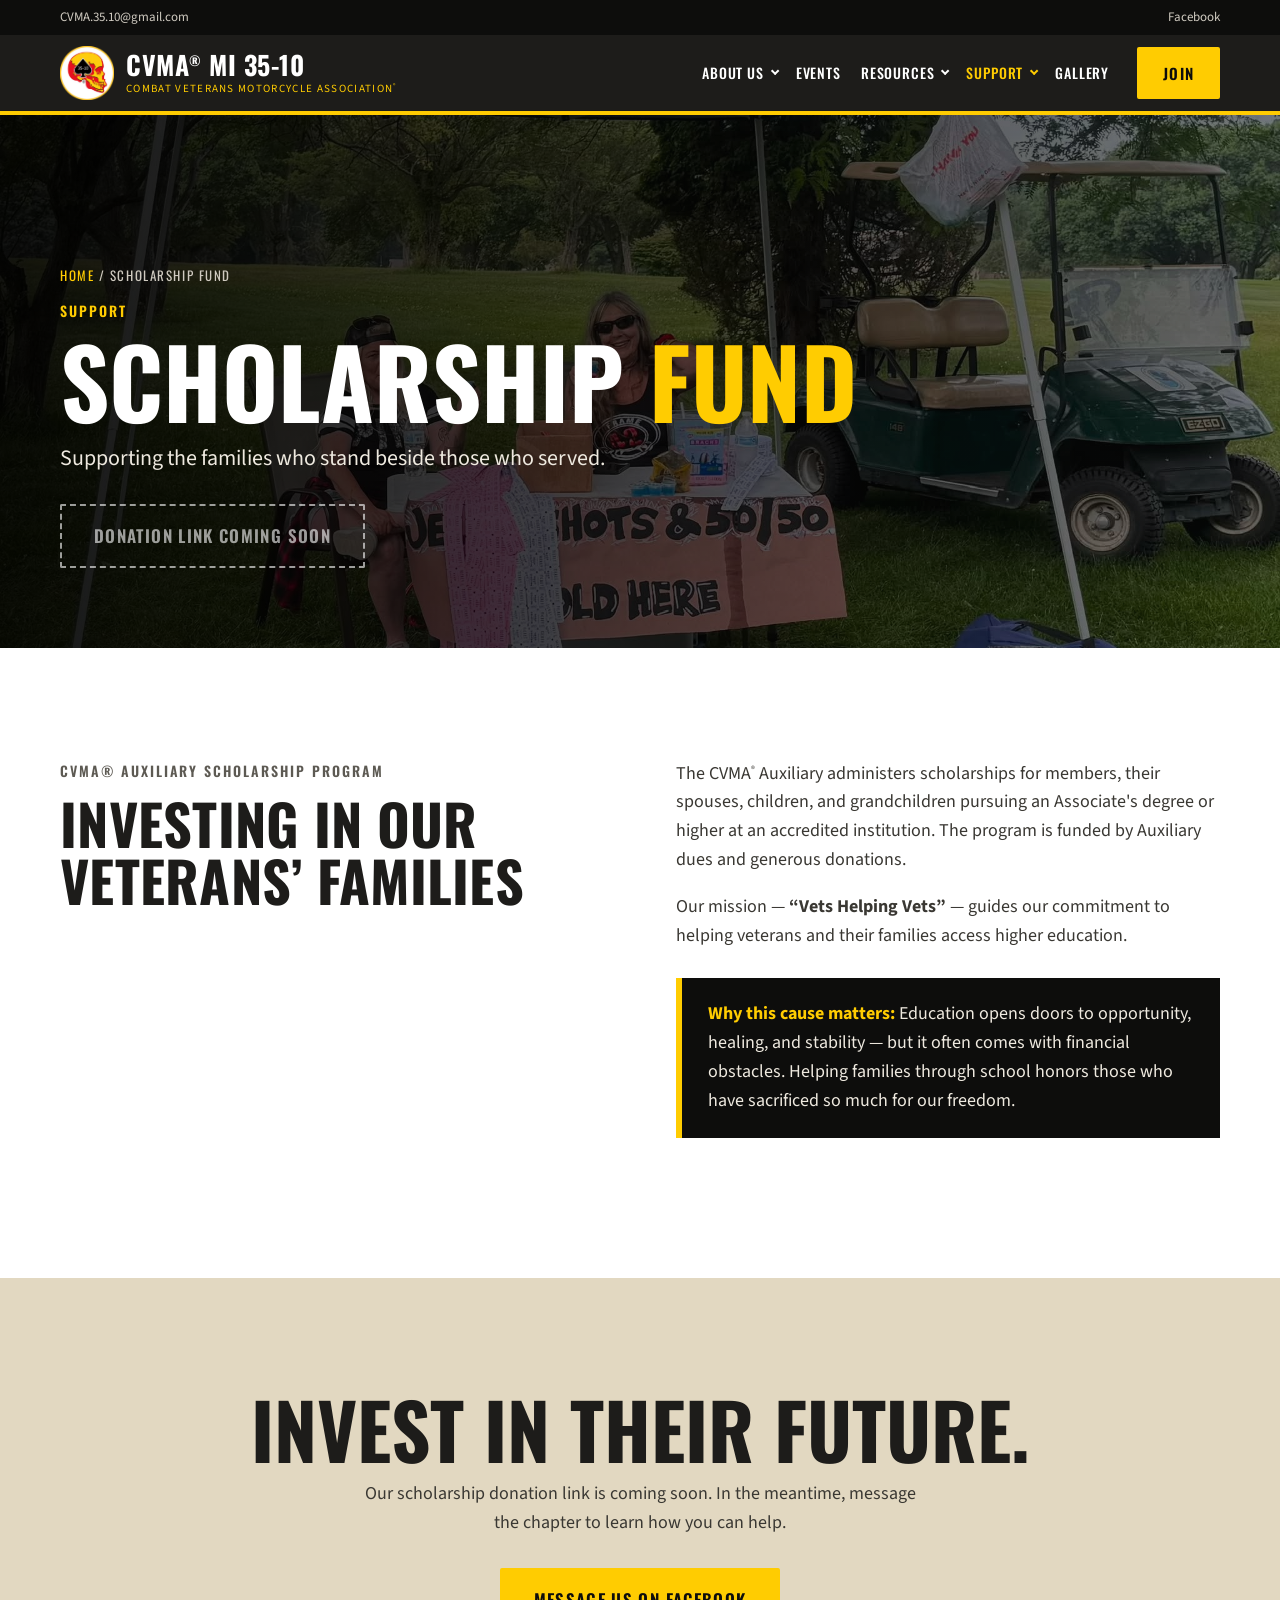
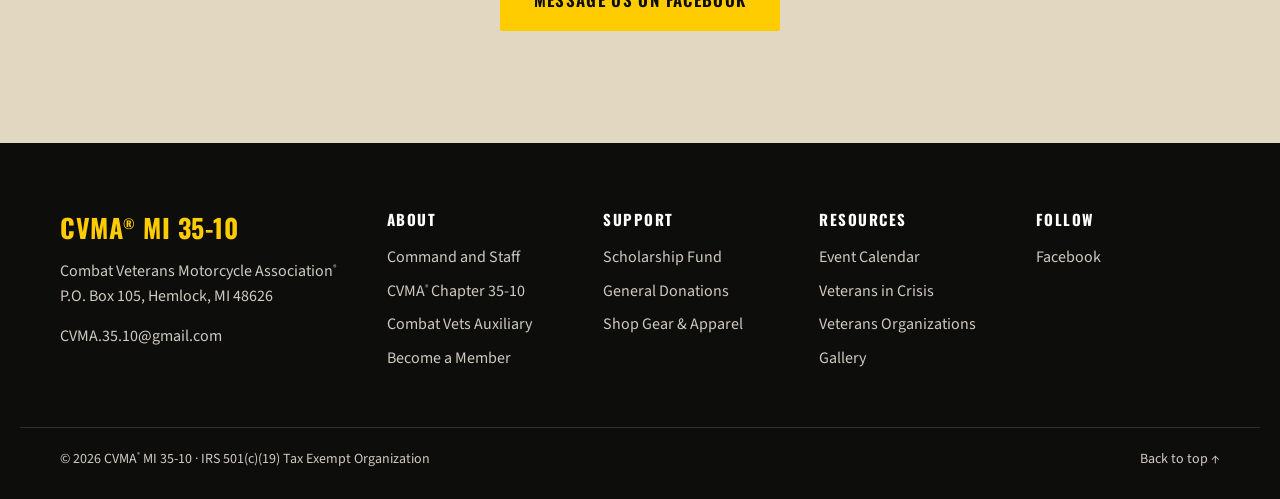
<file: scholarship-fund/index.html>
<!DOCTYPE html>
<html lang="en">
<head>
  <meta charset="utf-8">
  <meta name="viewport" content="width=device-width, initial-scale=1">
  <title>Scholarship Fund | CVMA® MI 35-10</title>
  <meta name="description" content="The CVMA® Auxiliary Scholarship Program — supporting the families who stand beside those who served.">
  <meta property="og:title" content="Scholarship Fund — CVMA® MI 35-10">
  <meta property="og:description" content="The CVMA® Auxiliary Scholarship Program — supporting the families who stand beside those who served.">
  <link rel="icon" href="../assets/img/favicon.png">
  <link rel="preconnect" href="https://fonts.googleapis.com">
  <link rel="preconnect" href="https://fonts.gstatic.com" crossorigin>
  <link href="https://fonts.googleapis.com/css2?family=Oswald:wght@400;500;600;700&family=Source+Sans+3:wght@400;600;700&display=swap" rel="stylesheet">
  <link rel="stylesheet" href="../css/styles.css">
</head>
<body data-page="scholarship-fund">
  <script src="../js/site-nav.js"></script>

  <main id="main">
    <section class="page-hero">
      <img class="page-hero__img" src="../assets/img/photos/10.jpg" alt="" onerror="this.remove()">
      <div class="wrap page-hero__inner">
        <p class="crumbs"><a href="../">Home</a> / Scholarship Fund</p>
        <p class="eyebrow eyebrow--gold">Support</p>
        <h1>Scholarship <span>Fund</span></h1>
        <p class="page-hero__lead">Supporting the families who stand beside those who served.</p>
        <div class="hero__ctas"><span class="btn btn--soon btn--lg" aria-disabled="true">Donation link coming soon</span></div>
      </div>
    </section>

    <section class="section section--light">
      <div class="wrap two-col">
        <div>
          <p class="eyebrow">CVMA® Auxiliary Scholarship Program</p>
          <h2 class="h2">Investing in our veterans’ families</h2>
        </div>
        <div class="prose">
          <p>The CVMA<sup>®</sup> Auxiliary administers scholarships for members, their spouses, children, and grandchildren pursuing an Associate's degree or higher at an accredited institution. The program is funded by Auxiliary dues and generous donations.</p>
          <p>Our mission — <strong>“Vets Helping Vets”</strong> — guides our commitment to helping veterans and their families access higher education.</p>
          <div class="callout"><p><strong>Why this cause matters:</strong> Education opens doors to opportunity, healing, and stability — but it often comes with financial obstacles. Helping families through school honors those who have sacrificed so much for our freedom.</p></div>
        </div>
      </div>
    </section>

    <section class="join">
      <div class="wrap join__inner">
        <h2 class="join__title">Invest in their future.</h2>
        <p>Our scholarship donation link is coming soon. In the meantime, message the chapter to learn how you can help.</p>
        <div class="hero__ctas"><a class="btn btn--gold btn--lg" href="https://www.facebook.com/profile.php?id=61577806524375" target="_blank" rel="noopener">Message Us on Facebook</a></div>
      </div>
    </section>
  </main>

  <div data-site-footer></div>

  <script src="../js/main.js" defer></script>
</body>
</html>
</file>
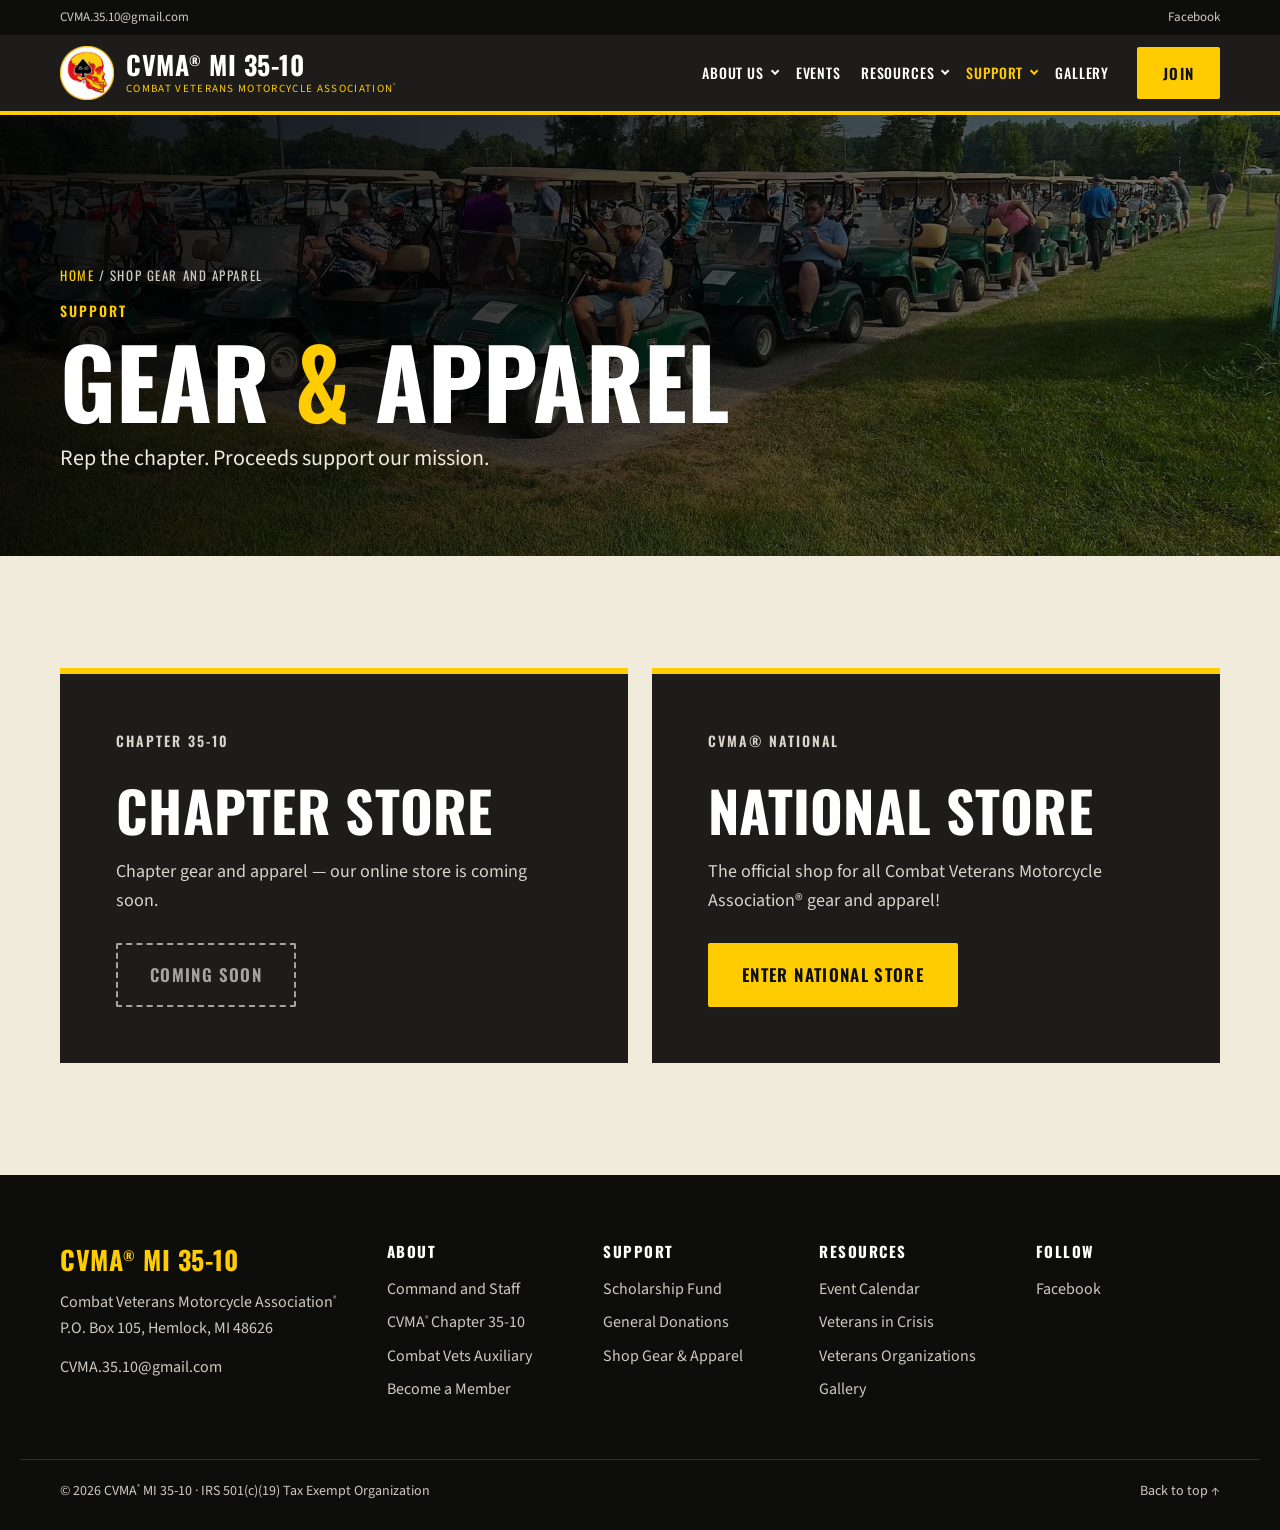
<file: shop-gear-and-apparel/index.html>
<!DOCTYPE html>
<html lang="en">
<head>
  <meta charset="utf-8">
  <meta name="viewport" content="width=device-width, initial-scale=1">
  <title>Shop Gear and Apparel | CVMA® MI 35-10</title>
  <meta name="description" content="Shop CVMA® MI 35-10 chapter gear and the official CVMA® National store.">
  <meta property="og:title" content="Shop Gear and Apparel — CVMA® MI 35-10">
  <meta property="og:description" content="Shop CVMA® MI 35-10 chapter gear and the official CVMA® National store.">
  <link rel="icon" href="../assets/img/favicon.png">
  <link rel="preconnect" href="https://fonts.googleapis.com">
  <link rel="preconnect" href="https://fonts.gstatic.com" crossorigin>
  <link href="https://fonts.googleapis.com/css2?family=Oswald:wght@400;500;600;700&family=Source+Sans+3:wght@400;600;700&display=swap" rel="stylesheet">
  <link rel="stylesheet" href="../css/styles.css">
</head>
<body data-page="shop-gear-and-apparel">
  <script src="../js/site-nav.js"></script>

  <main id="main">
    <section class="page-hero">
      <img class="page-hero__img" src="../assets/img/photos/12.jpg" alt="" onerror="this.remove()">
      <div class="wrap page-hero__inner">
        <p class="crumbs"><a href="../">Home</a> / Shop Gear and Apparel</p>
        <p class="eyebrow eyebrow--gold">Support</p>
        <h1>Gear <span>&amp;</span> Apparel</h1>
        <p class="page-hero__lead">Rep the chapter. Proceeds support our mission.</p>
      </div>
    </section>

    <section class="section section--tan">
      <div class="wrap">
        <div class="stores">
          <div class="store">
            <p class="eyebrow eyebrow--gold">Chapter 35-10</p>
            <h2 class="h2">Chapter Store</h2>
            <p>Chapter gear and apparel — our online store is coming soon.</p>
            <span class="btn btn--soon btn--lg" aria-disabled="true">Coming soon</span>
          </div>
          <div class="store">
            <p class="eyebrow eyebrow--gold">CVMA® National</p>
            <h2 class="h2">National Store</h2>
            <p>The official shop for all Combat Veterans Motorcycle Association® gear and apparel!</p>
            <a class="btn btn--gold btn--lg" href="https://www.cvmastore.net/shop.php" target="_blank" rel="noopener">Enter National Store</a>
          </div>
        </div>
      </div>
    </section>
  </main>

  <div data-site-footer></div>

  <script src="../js/main.js" defer></script>
</body>
</html>
</file>
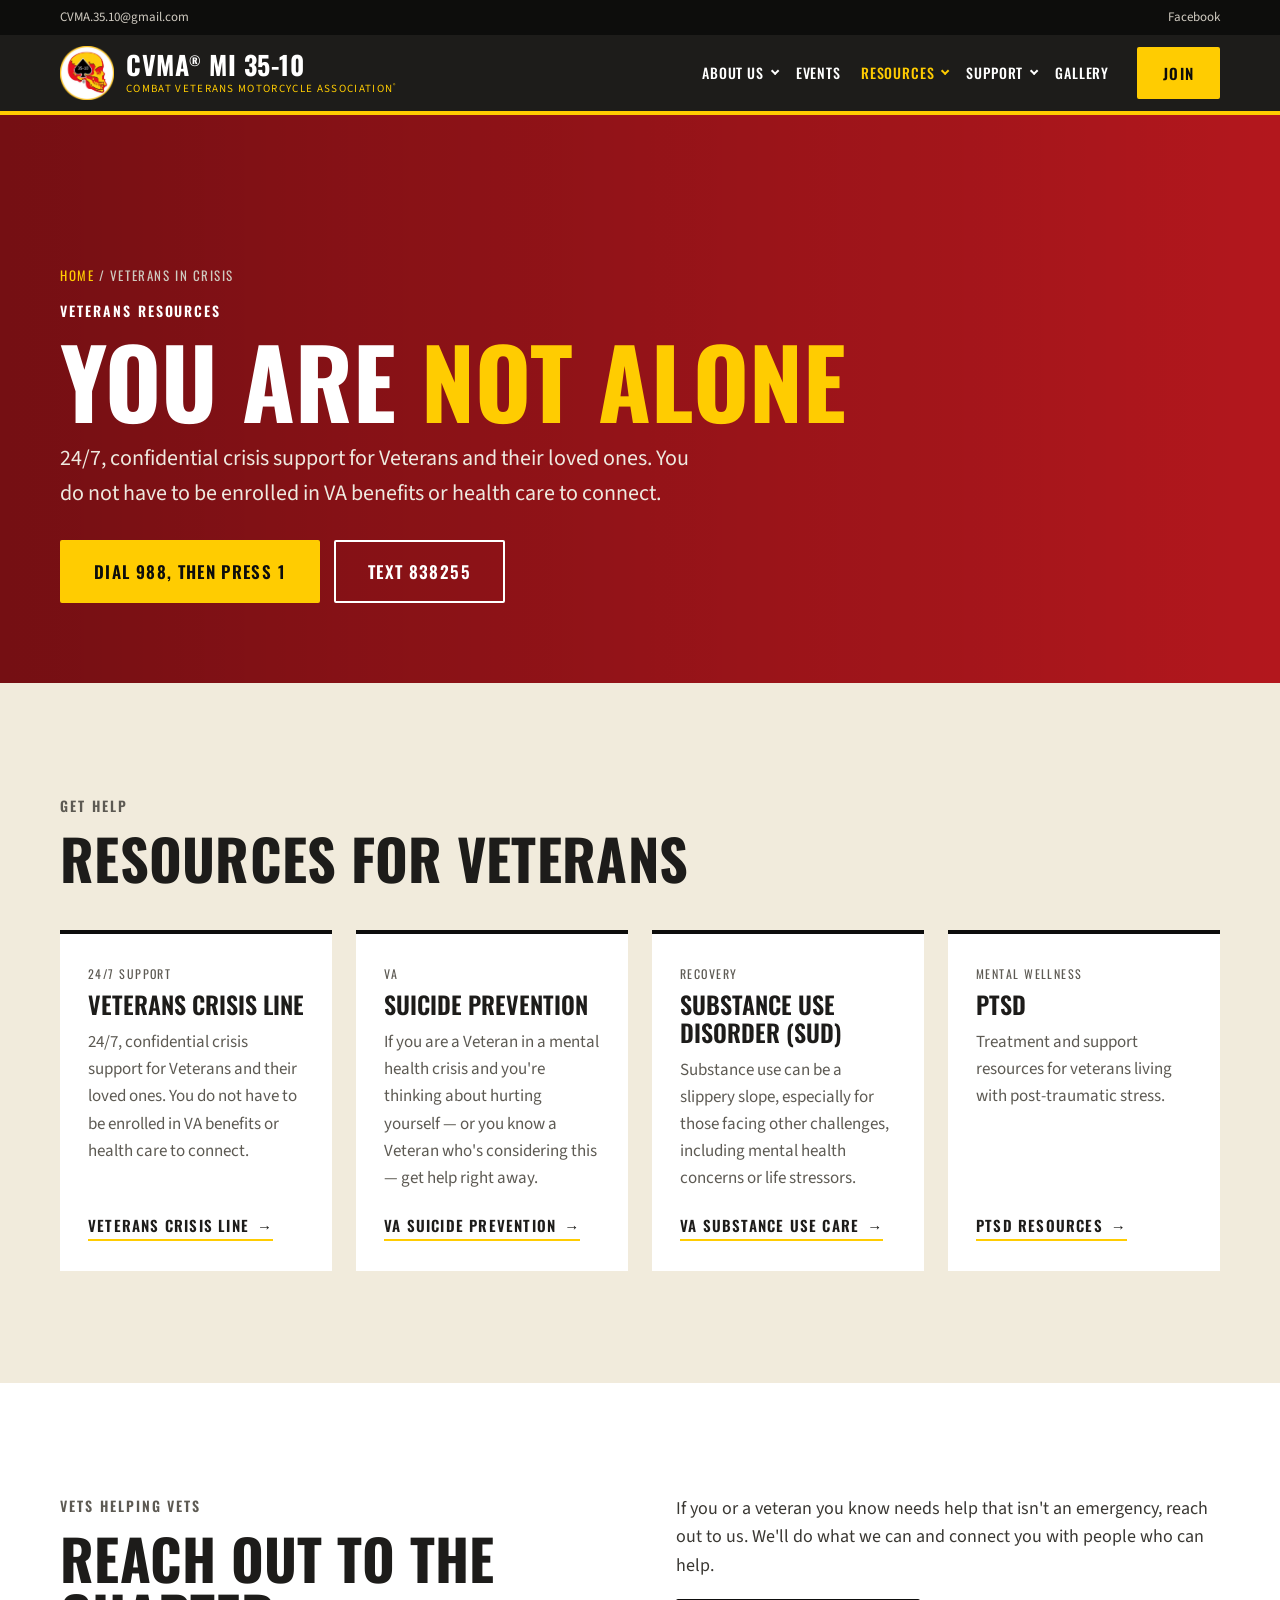
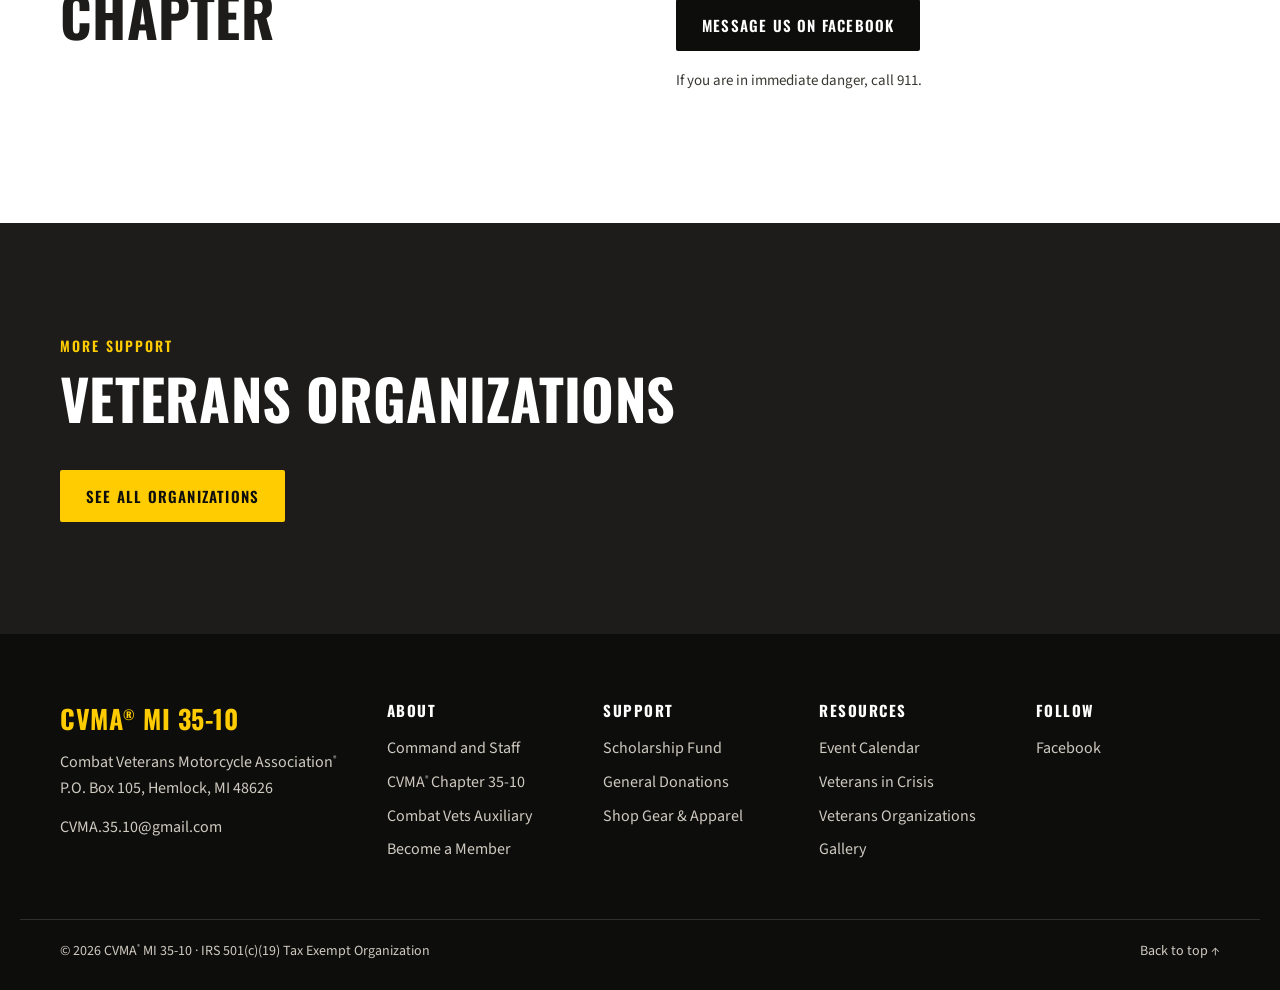
<file: veterans-in-crisis/index.html>
<!DOCTYPE html>
<html lang="en">
<head>
  <meta charset="utf-8">
  <meta name="viewport" content="width=device-width, initial-scale=1">
  <title>Veterans in Crisis | CVMA® MI 35-10</title>
  <meta name="description" content="Crisis support and resources for veterans and their loved ones — Veterans Crisis Line, suicide prevention, substance use and PTSD support.">
  <meta property="og:title" content="Veterans in Crisis — CVMA® MI 35-10">
  <meta property="og:description" content="Crisis support and resources for veterans and their loved ones — Veterans Crisis Line, suicide prevention, substance use and PTSD support.">
  <link rel="icon" href="../assets/img/favicon.png">
  <link rel="preconnect" href="https://fonts.googleapis.com">
  <link rel="preconnect" href="https://fonts.gstatic.com" crossorigin>
  <link href="https://fonts.googleapis.com/css2?family=Oswald:wght@400;500;600;700&family=Source+Sans+3:wght@400;600;700&display=swap" rel="stylesheet">
  <link rel="stylesheet" href="../css/styles.css">
</head>
<body data-page="veterans-in-crisis">
  <script src="../js/site-nav.js"></script>

  <main id="main">
    <section class="page-hero page-hero--red">
      <div class="wrap page-hero__inner">
        <p class="crumbs"><a href="../">Home</a> / Veterans in Crisis</p>
        <p class="eyebrow eyebrow--gold">Veterans Resources</p>
        <h1>You are <span>not alone</span></h1>
        <p class="page-hero__lead">24/7, confidential crisis support for Veterans and their loved ones. You do not have to be enrolled in VA benefits or health care to connect.</p>
        <div class="hero__ctas"><a class="btn btn--gold btn--lg" href="tel:988">Dial 988, then press 1</a><a class="btn btn--ghost btn--lg" href="sms:838255">Text 838255</a></div>
      </div>
    </section>

    <section class="section section--tan">
      <div class="wrap">
        <div class="section__head">
          <p class="eyebrow">Get Help</p>
          <h2 class="h2">Resources for veterans</h2>
        </div>
        <div class="cards cards--4">
          <a class="res" href="https://www.veteranscrisisline.net/" target="_blank" rel="noopener"><span class="res__tag">24/7 Support</span><h3>Veterans Crisis Line</h3><p>24/7, confidential crisis support for Veterans and their loved ones. You do not have to be enrolled in VA benefits or health care to connect.</p><span class="link-arrow">Veterans Crisis Line</span></a>
          <a class="res" href="https://www.va.gov/health-care/health-needs-conditions/mental-health/suicide-prevention/" target="_blank" rel="noopener"><span class="res__tag">VA</span><h3>Suicide Prevention</h3><p>If you are a Veteran in a mental health crisis and you're thinking about hurting yourself — or you know a Veteran who's considering this — get help right away.</p><span class="link-arrow">VA Suicide Prevention</span></a>
          <a class="res" href="https://www.va.gov/health-care/health-needs-conditions/substance-use-problems/" target="_blank" rel="noopener"><span class="res__tag">Recovery</span><h3>Substance Use Disorder (SUD)</h3><p>Substance use can be a slippery slope, especially for those facing other challenges, including mental health concerns or life stressors.</p><span class="link-arrow">VA Substance Use Care</span></a>
          <a class="res" href="https://www.woundedwarriorproject.org/programs/mental-wellness/veteran-ptsd-treatment-support-resources" target="_blank" rel="noopener"><span class="res__tag">Mental Wellness</span><h3>PTSD</h3><p>Treatment and support resources for veterans living with post-traumatic stress.</p><span class="link-arrow">PTSD Resources</span></a>
        </div>
      </div>
    </section>

    <section class="section section--light">
      <div class="wrap two-col">
        <div>
          <p class="eyebrow">Vets Helping Vets</p>
          <h2 class="h2">Reach out to the chapter</h2>
        </div>
        <div class="prose">
          <p>If you or a veteran you know needs help that isn't an emergency, reach out to us. We'll do what we can and connect you with people who can help.</p>
          <p><a class="btn btn--dark" href="https://www.facebook.com/profile.php?id=61577806524375" target="_blank" rel="noopener">Message Us on Facebook</a></p>
          <p class="fineprint">If you are in immediate danger, call 911.</p>
        </div>
      </div>
    </section>

    <section class="section section--dark">
      <div class="wrap">
        <div class="section__head">
          <p class="eyebrow eyebrow--gold">More Support</p>
          <h2 class="h2">Veterans organizations</h2>
        </div>
        <a class="btn btn--gold" href="../veterans-organizations/">See all organizations</a>
      </div>
    </section>
  </main>

  <div data-site-footer></div>

  <script src="../js/main.js" defer></script>
</body>
</html>
</file>
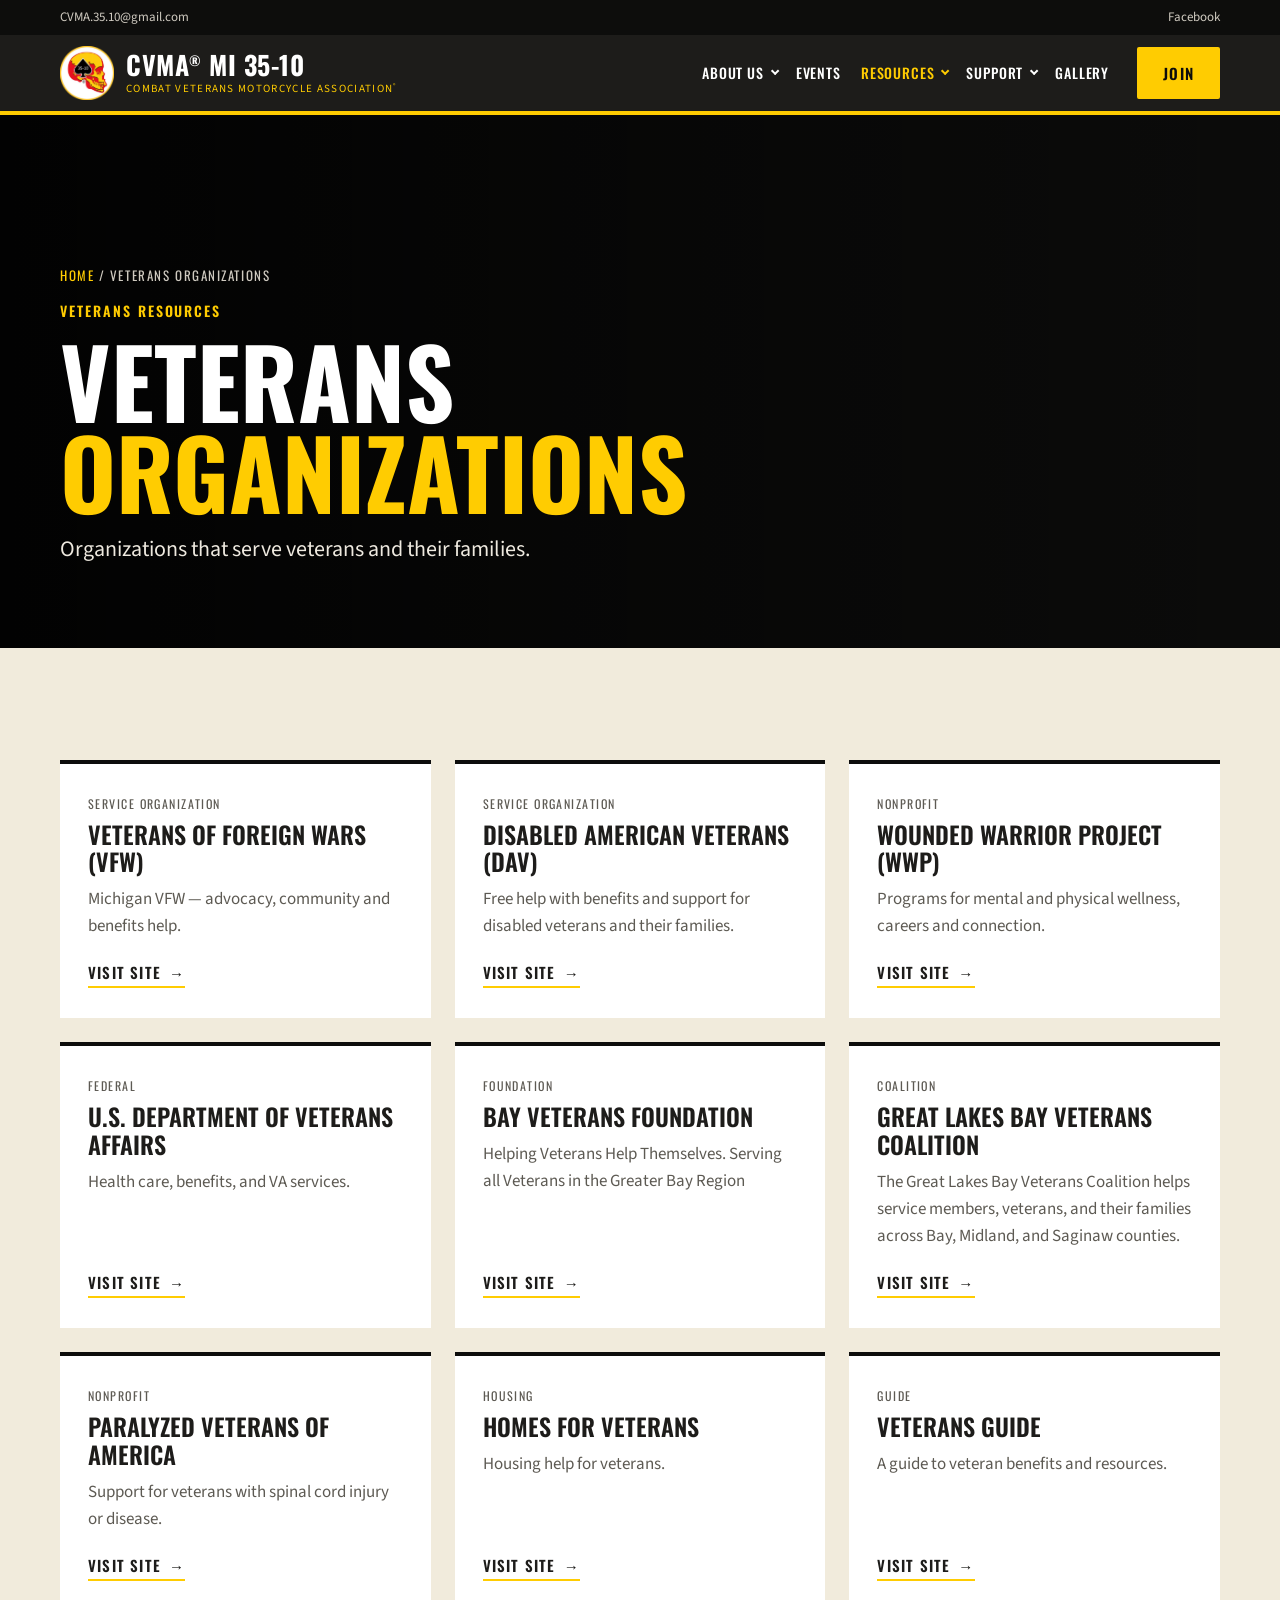
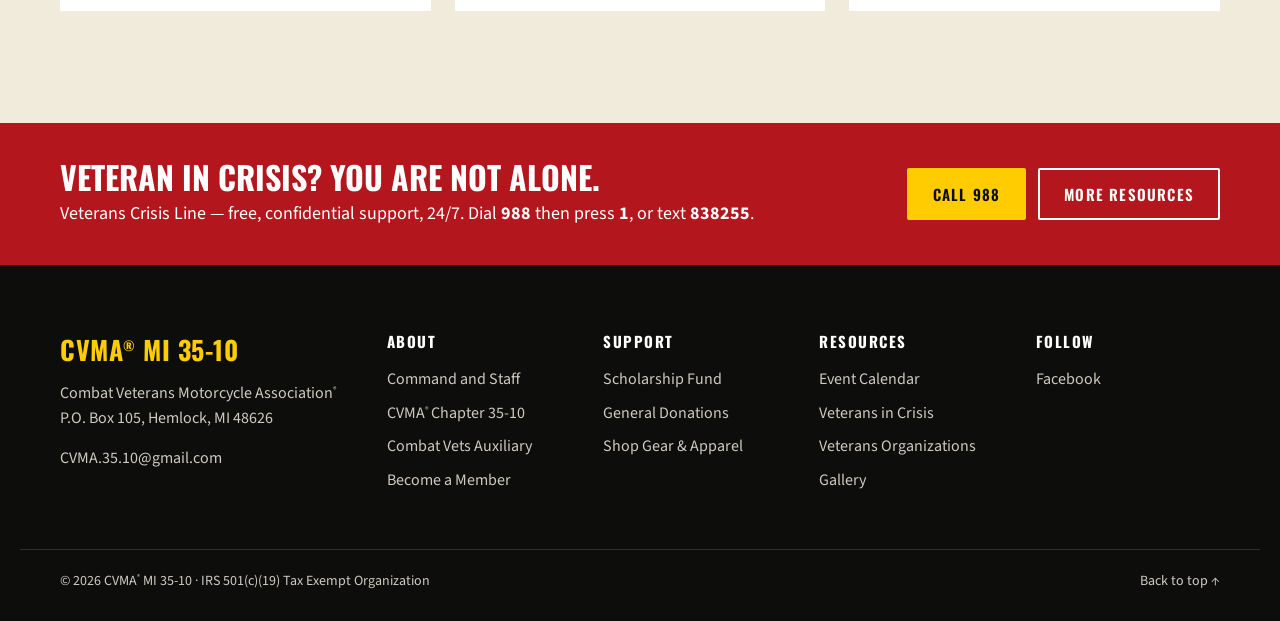
<file: veterans-organizations/index.html>
<!DOCTYPE html>
<html lang="en">
<head>
  <meta charset="utf-8">
  <meta name="viewport" content="width=device-width, initial-scale=1">
  <title>Veterans Organizations | CVMA® MI 35-10</title>
  <meta name="description" content="Links to veteran service organizations and resources.">
  <meta property="og:title" content="Veterans Organizations — CVMA® MI 35-10">
  <meta property="og:description" content="Links to veteran service organizations and resources.">
  <link rel="icon" href="../assets/img/favicon.png">
  <link rel="preconnect" href="https://fonts.googleapis.com">
  <link rel="preconnect" href="https://fonts.gstatic.com" crossorigin>
  <link href="https://fonts.googleapis.com/css2?family=Oswald:wght@400;500;600;700&family=Source+Sans+3:wght@400;600;700&display=swap" rel="stylesheet">
  <link rel="stylesheet" href="../css/styles.css">
</head>
<body data-page="veterans-organizations">
  <script src="../js/site-nav.js"></script>

  <main id="main">
    <section class="page-hero">
      <div class="wrap page-hero__inner">
        <p class="crumbs"><a href="../">Home</a> / Veterans Organizations</p>
        <p class="eyebrow eyebrow--gold">Veterans Resources</p>
        <h1>Veterans <span>Organizations</span></h1>
        <p class="page-hero__lead">Organizations that serve veterans and their families.</p>
      </div>
    </section>

    <section class="section section--tan">
      <div class="wrap">
        <div class="cards cards--3">
          <a class="res" href="https://vfwmi.org/" target="_blank" rel="noopener"><span class="res__tag">Service Organization</span><h3>Veterans of Foreign Wars (VFW)</h3><p>Michigan VFW — advocacy, community and benefits help.</p><span class="link-arrow">Visit site</span></a>
          <a class="res" href="https://www.dav.org/" target="_blank" rel="noopener"><span class="res__tag">Service Organization</span><h3>Disabled American Veterans (DAV)</h3><p>Free help with benefits and support for disabled veterans and their families.</p><span class="link-arrow">Visit site</span></a>
          <a class="res" href="https://www.woundedwarriorproject.org/" target="_blank" rel="noopener"><span class="res__tag">Nonprofit</span><h3>Wounded Warrior Project (WWP)</h3><p>Programs for mental and physical wellness, careers and connection.</p><span class="link-arrow">Visit site</span></a>
          <a class="res" href="https://www.va.gov/" target="_blank" rel="noopener"><span class="res__tag">Federal</span><h3>U.S. Department of Veterans Affairs</h3><p>Health care, benefits, and VA services.</p><span class="link-arrow">Visit site</span></a>
          <a class="res" href="https://www.bayveterans.org" target="_blank" rel="noopener"><span class="res__tag">Foundation</span><h3>Bay Veterans Foundation</h3><p>Helping Veterans Help Themselves. Serving all Veterans in the Greater Bay Region</p><span class="link-arrow">Visit site</span></a>
          <a class="res" href="https://www.glbvc.org" target="_blank" rel="noopener"><span class="res__tag">Coalition</span><h3>Great Lakes Bay Veterans Coalition</h3><p>The Great Lakes Bay Veterans Coalition helps service members, veterans, and their families across Bay, Midland, and Saginaw counties.</p><span class="link-arrow">Visit site</span></a>
          <a class="res" href="https://pva.org/" target="_blank" rel="noopener"><span class="res__tag">Nonprofit</span><h3>Paralyzed Veterans of America</h3><p>Support for veterans with spinal cord injury or disease.</p><span class="link-arrow">Visit site</span></a>
          <a class="res" href="https://homesforveterans.us/" target="_blank" rel="noopener"><span class="res__tag">Housing</span><h3>Homes for Veterans</h3><p>Housing help for veterans.</p><span class="link-arrow">Visit site</span></a>
          <a class="res" href="https://veteransguide.org/" target="_blank" rel="noopener"><span class="res__tag">Guide</span><h3>Veterans Guide</h3><p>A guide to veteran benefits and resources.</p><span class="link-arrow">Visit site</span></a>
        </div>
      </div>
    </section>

    <section class="crisis">
      <div class="wrap crisis__inner">
        <div>
          <h2>Veteran in crisis? You are not alone.</h2>
          <p>Veterans Crisis Line — free, confidential support, 24/7. Dial <strong>988</strong> then press <strong>1</strong>, or text <strong>838255</strong>.</p>
        </div>
        <div class="crisis__ctas">
          <a class="btn btn--gold" href="tel:988">Call 988</a>
          <a class="btn btn--ghost" href="../veterans-in-crisis/">More resources</a>
        </div>
      </div>
    </section>
  </main>

  <div data-site-footer></div>

  <script src="../js/main.js" defer></script>
</body>
</html>
</file>
<file: css/styles.css>
/* =========================================================
   CVMA MI 35-3 — site styles
   Bold military look: black / gold / tan, condensed caps.
   ========================================================= */
:root {
  --black: #0d0d0c;
  --ink: #1d1c1a;
  --charcoal: #2a2926;
  --gold: #ffcc01;
  --gold-dark: #e0b300;
  --tan: #f1ebdc;
  --tan-dark: #e2d8c1;
  --paper: #ffffff;
  --red: #b3171d;
  --muted: #5d5a53;
  --line: rgba(0, 0, 0, .12);

  --font-head: "Oswald", "Arial Narrow", Impact, sans-serif;
  --font-body: "Source Sans 3", system-ui, -apple-system, "Segoe UI", sans-serif;

  --wrap: 1240px;
  --gutter: clamp(16px, 4vw, 40px);
  --radius: 2px;
  --header-h: 76px;
}

*, *::before, *::after { box-sizing: border-box; }
html { scroll-behavior: smooth; }
body {
  margin: 0;
  font-family: var(--font-body);
  font-size: 18px;
  line-height: 1.6;
  color: var(--ink);
  background: var(--paper);
  -webkit-font-smoothing: antialiased;
}
img { max-width: 100%; display: block; }
a { color: inherit; }
sup { font-size: .5em; vertical-align: super; line-height: 0; }

.wrap { max-width: var(--wrap); margin: 0 auto; padding: 0 var(--gutter); }

.skip { position: absolute; left: -999px; top: 0; background: var(--gold); color: var(--black); padding: 8px 14px; z-index: 100; font-weight: 700; }
.skip:focus { left: 8px; }

:focus-visible { outline: 3px solid var(--gold); outline-offset: 2px; }

/* ---------- Type ---------- */
.eyebrow {
  font-family: var(--font-head);
  text-transform: uppercase;
  letter-spacing: .14em;
  font-size: 14px;
  font-weight: 600;
  color: var(--muted);
  margin: 0 0 12px;
}
.eyebrow--gold { color: var(--gold); }
.h2 {
  font-family: var(--font-head);
  text-transform: uppercase;
  font-weight: 700;
  font-size: clamp(32px, 4.6vw, 56px);
  line-height: 1.02;
  letter-spacing: .005em;
  margin: 0 0 20px;
}
h3 {
  font-family: var(--font-head);
  text-transform: uppercase;
  font-weight: 600;
  font-size: 24px;
  line-height: 1.15;
  margin: 0 0 10px;
}

/* ---------- Buttons ---------- */
.btn {
  display: inline-flex; align-items: center; justify-content: center;
  font-family: var(--font-head);
  text-transform: uppercase;
  letter-spacing: .08em;
  font-weight: 600;
  font-size: 15px;
  text-decoration: none;
  padding: 12px 24px;
  border: 2px solid transparent;
  border-radius: var(--radius);
  transition: background .15s, color .15s, border-color .15s;
  cursor: pointer;
  white-space: nowrap;
}
.btn--lg { font-size: 17px; padding: 16px 32px; }
.btn--gold { background: var(--gold); color: var(--black); border-color: var(--gold); }
.btn--gold:hover { background: var(--gold-dark); border-color: var(--gold-dark); }
.btn--ghost { color: #fff; border-color: #fff; background: transparent; }
.btn--ghost:hover { background: #fff; color: var(--black); }
.btn--dark { background: var(--black); color: #fff; border-color: var(--black); }
.btn--dark:hover { background: var(--charcoal); }

.link-arrow {
  display: inline-flex; align-items: center; gap: 8px;
  font-family: var(--font-head);
  text-transform: uppercase; letter-spacing: .08em; font-weight: 600; font-size: 15px;
  text-decoration: none;
  border-bottom: 2px solid var(--gold);
  padding-bottom: 2px;
}
.link-arrow::after { content: "→"; transition: transform .15s; }
a:hover .link-arrow::after, .link-arrow:hover::after { transform: translateX(4px); }

/* ---------- Utility bar ---------- */
.utility { background: var(--black); color: #cfcac0; font-size: 13px; }
.utility__inner { display: flex; justify-content: space-between; gap: 16px; padding-top: 7px; padding-bottom: 7px; }
.utility a { text-decoration: none; margin-right: 20px; }
.utility__right a:last-child, .utility__left a:last-child { margin-right: 0; }
.utility a:hover { color: var(--gold); }

/* ---------- Header / nav ---------- */
.header {
  position: sticky; top: 0; z-index: 50;
  background: var(--ink);
  color: #fff;
  border-bottom: 4px solid var(--gold);
}
.header__inner { display: flex; align-items: center; justify-content: space-between; min-height: var(--header-h); gap: 24px; }

.brand { display: flex; align-items: center; gap: 12px; text-decoration: none; }
.brand__logo { height: 54px; width: auto; }
.brand__text { display: flex; flex-direction: column; line-height: 1.05; }
.brand__name { font-family: var(--font-head); font-weight: 700; font-size: 26px; text-transform: uppercase; letter-spacing: .02em; color: #fff; margin: 0; }
.brand__sub { font-size: 11px; white-space: nowrap; text-transform: uppercase; letter-spacing: .12em; color: var(--gold); margin-top: 4px; }

.nav { display: flex; align-items: center; gap: 18px; }
.nav__list { list-style: none; display: flex; flex-wrap: nowrap; margin: 0; padding: 0; }
.nav__item { position: relative; }
.nav__link {
  display: flex; align-items: center; gap: 6px;
  height: var(--header-h);
  padding: 0 10px;
  background: none; border: 0; color: #fff;
  font-family: var(--font-head); text-transform: uppercase; letter-spacing: .06em;
  font-size: 14px; font-weight: 500;
  text-decoration: none; cursor: pointer;
  position: relative;
  white-space: nowrap;
}
.has-menu > .nav__link::after { content: ""; width: 6px; height: 6px; border-right: 2px solid currentColor; border-bottom: 2px solid currentColor; transform: rotate(45deg) translateY(-3px); }
.nav__link:hover, .nav__item.open > .nav__link { color: var(--gold); }
.nav__link::before { content: ""; position: absolute; left: 13px; right: 13px; bottom: 0; height: 4px; background: var(--gold); transform: scaleX(0); transition: transform .15s; }
.nav__link:hover::before, .nav__item.open > .nav__link::before { transform: scaleX(1); }

.menu {
  list-style: none; margin: 0; padding: 8px 0;
  position: absolute; top: calc(100% + 4px); left: 0; min-width: 240px;
  background: var(--black);
  border-top: 4px solid var(--gold);
  box-shadow: 0 12px 30px rgba(0,0,0,.35);
  opacity: 0; visibility: hidden; transform: translateY(6px);
  transition: opacity .15s, transform .15s, visibility .15s;
}
.nav__item.open > .menu { opacity: 1; visibility: visible; transform: none; }
.menu a { display: block; padding: 10px 20px; text-decoration: none; color: #e9e5dc; font-size: 16px; }
.menu a:hover { background: var(--charcoal); color: var(--gold); }

.nav-toggle { display: none; background: none; border: 0; width: 44px; height: 44px; padding: 10px; cursor: pointer; }
.nav-toggle span { display: block; height: 3px; background: #fff; margin: 5px 0; transition: transform .2s, opacity .2s; }
.nav-toggle[aria-expanded="true"] span:nth-child(1) { transform: translateY(8px) rotate(45deg); }
.nav-toggle[aria-expanded="true"] span:nth-child(2) { opacity: 0; }
.nav-toggle[aria-expanded="true"] span:nth-child(3) { transform: translateY(-8px) rotate(-45deg); }

/* ---------- Hero ---------- */
.hero {
  position: relative;
  min-height: min(88vh, 820px);
  display: flex; align-items: flex-end;
  color: #fff;
  background: var(--black);
  overflow: hidden;
}
.hero__media { position: absolute; inset: 0; pointer-events: none; }
.hero__media iframe {
  position: absolute; top: 50%; left: 50%;
  width: 100vw; height: 56.25vw;          /* 16:9 cover */
  min-height: 100%; min-width: 177.78vh;
  transform: translate(-50%, -50%);
  border: 0;
}
.hero__shade {
  position: absolute; inset: 0;
  background:
    linear-gradient(90deg, rgba(0,0,0,.82) 0%, rgba(0,0,0,.45) 55%, rgba(0,0,0,.15) 100%),
    linear-gradient(0deg, rgba(0,0,0,.7) 0%, rgba(0,0,0,0) 45%);
}
.hero__content { position: relative; width: 100%; padding-top: 120px; padding-bottom: clamp(56px, 9vh, 96px); }
.hero__title {
  font-family: var(--font-head);
  text-transform: uppercase;
  font-weight: 700;
  font-size: clamp(64px, 11vw, 150px);
  line-height: .9;
  letter-spacing: -.005em;
  margin: 0 0 20px;
}
.hero__title span { color: var(--gold); }
.hero__lead { font-size: clamp(19px, 2vw, 24px); max-width: 560px; margin: 0 0 32px; color: #eee9df; }
.hero__ctas { display: flex; flex-wrap: wrap; gap: 14px; }

/* ---------- Announcement strip ---------- */
.strip { display: block; background: var(--gold); color: var(--black); text-decoration: none; font-weight: 600; }
.strip__inner { display: flex; align-items: center; gap: 16px; padding-top: 14px; padding-bottom: 14px; }
.strip__tag { font-family: var(--font-head); text-transform: uppercase; letter-spacing: .1em; background: var(--black); color: var(--gold); font-size: 13px; padding: 4px 10px; }
.strip__arrow { margin-left: auto; font-size: 22px; transition: transform .15s; }
.strip:hover .strip__arrow { transform: translateX(6px); }

/* ---------- Sections ---------- */
.section { padding: clamp(64px, 9vw, 112px) 0; }
.section--light { background: var(--paper); }
.section--tan { background: var(--tan); }
.section--dark { background: var(--ink); color: #fff; }
.section__head { max-width: 760px; margin-bottom: 44px; }

/* Split */
.split { display: grid; grid-template-columns: 1fr 1fr; gap: clamp(32px, 6vw, 80px); align-items: center; }
.split__text p { margin: 0 0 18px; color: #3a3833; }
.split__text .link-arrow { margin-top: 10px; }
.split__media { margin: 0; position: relative; }
.split__media img { width: 100%; aspect-ratio: 4 / 5; object-fit: cover; }
.split__media figcaption {
  position: absolute; left: 0; bottom: 0;
  background: var(--black); color: var(--gold);
  font-family: var(--font-head); text-transform: uppercase; letter-spacing: .1em; font-size: 13px;
  padding: 8px 14px;
}
.split__media::before { content: ""; position: absolute; inset: 18px -18px -18px 18px; border: 4px solid var(--gold); z-index: -1; }
.split__media.is-empty { aspect-ratio: 4 / 5; background: var(--black) url("../assets/img/patch-fallback.svg") center / 55% no-repeat; }

/* Stats */
.stats { background: var(--black); color: #fff; border-top: 4px solid var(--gold); }
.stats__grid { display: grid; grid-template-columns: repeat(4, 1fr); }
.stat { padding: 40px 24px; border-left: 1px solid rgba(255,255,255,.14); }
.stat:first-child { border-left: 0; padding-left: 0; }
.stat__num { display: block; font-family: var(--font-head); font-weight: 700; font-size: clamp(34px, 3.4vw, 50px); color: var(--gold); line-height: 1; margin-bottom: 8px; white-space: nowrap; }
.stat__label { font-size: 15px; text-transform: uppercase; letter-spacing: .08em; color: #cfcac0; }

/* Cards */
.cards { display: grid; gap: 24px; }
.cards--3 { grid-template-columns: repeat(3, 1fr); }
.cards--4 { grid-template-columns: repeat(4, 1fr); }

.card { background: var(--paper); padding: 32px 28px; border-top: 4px solid var(--black); }
.card p { margin: 0; color: var(--muted); font-size: 17px; }
.swatch { display: flex; align-items: center; justify-content: center; width: 56px; height: 56px; margin-bottom: 22px; font-size: 34px; color: #fff; }
.swatch--red { background: var(--red); }
.swatch--gold { background: var(--gold); }
.swatch--black { background: var(--black); }
.swatch--ace { background: var(--black); color: #fff; border: 3px solid var(--gold); }

.tile { display: flex; flex-direction: column; background: var(--charcoal); text-decoration: none; color: #fff; transition: transform .2s; }
.tile:hover { transform: translateY(-4px); }
.tile__img {
  aspect-ratio: 16 / 10; overflow: hidden;
  background: linear-gradient(135deg, #3a3834, #121211);
  position: relative;
}
.tile__img::after { content: "CVMA"; position: absolute; inset: 0; display: grid; place-items: center; font-family: var(--font-head); font-weight: 700; font-size: 48px; letter-spacing: .1em; color: rgba(255,204,1,.12); }
.tile__img img { position: relative; z-index: 1; width: 100%; height: 100%; object-fit: cover; transition: transform .4s; }
.tile:hover .tile__img img { transform: scale(1.04); }
.tile__body { padding: 28px; border-top: 4px solid var(--gold); flex: 1; display: flex; flex-direction: column; }
.tile__body p { color: #cfcac0; margin: 0 0 20px; flex: 1; }
.tile__body .link-arrow { align-self: flex-start; }

.action { display: flex; flex-direction: column; background: var(--paper); padding: 32px 28px; text-decoration: none; border-bottom: 4px solid transparent; transition: border-color .15s, transform .2s; }
.action:hover { border-bottom-color: var(--gold); transform: translateY(-3px); }
.action p { color: var(--muted); margin: 0 0 20px; flex: 1; font-size: 17px; }
.action .link-arrow { align-self: flex-start; }

/* Countdown */
.countdown { background: var(--gold); color: var(--black); padding: clamp(48px, 7vw, 80px) 0; }
.countdown__inner { display: grid; grid-template-columns: 1.2fr 1fr; gap: 40px; align-items: center; }
.countdown .eyebrow { color: rgba(0,0,0,.65); }
.countdown .h2 { margin-bottom: 8px; }
.countdown__place { font-family: var(--font-head); text-transform: uppercase; letter-spacing: .08em; font-size: 20px; font-weight: 600; margin: 0 0 8px; }
.countdown p { margin: 0; }
.timer { display: grid; grid-template-columns: repeat(4, 1fr); gap: 10px; }
.timer__unit { background: var(--black); color: #fff; text-align: center; padding: 18px 6px; }
.timer__unit span { display: block; font-family: var(--font-head); font-weight: 700; font-size: clamp(34px, 4vw, 52px); line-height: 1; color: var(--gold); }
.timer__unit small { display: block; margin-top: 8px; text-transform: uppercase; letter-spacing: .12em; font-size: 12px; color: #cfcac0; }
.timer.is-tba .timer__unit span { font-size: 26px; }

/* Videos */
.videos { display: grid; grid-template-columns: 1fr 1fr; gap: 28px; }
.video { margin: 0; }
.video__frame { position: relative; aspect-ratio: 16 / 9; background: var(--black); }
.video__frame iframe { position: absolute; inset: 0; width: 100%; height: 100%; border: 0; }

.video--wide {
  grid-column: 1 / -1;
}
.video figcaption { font-family: var(--font-head); text-transform: uppercase; letter-spacing: .06em; font-weight: 600; font-size: 20px; padding: 14px 0 0; border-top: 4px solid var(--gold); margin-top: 0; }

/* Crisis */
.crisis { background: var(--red); color: #fff; padding: 36px 0; }
.crisis__inner { display: flex; align-items: center; justify-content: space-between; gap: 24px 40px; flex-wrap: wrap; }
.crisis h2 { font-family: var(--font-head); text-transform: uppercase; font-size: clamp(24px, 2.8vw, 32px); margin: 0 0 6px; line-height: 1.1; }
.crisis p { margin: 0; }
.crisis__ctas { display: flex; gap: 12px; flex-wrap: wrap; }

/* Join */
.join { background: var(--tan-dark); padding: clamp(64px, 9vw, 112px) 0; text-align: center; }
.join__inner { display: flex; flex-direction: column; align-items: center; }
.join__title { font-family: var(--font-head); text-transform: uppercase; font-weight: 700; font-size: clamp(40px, 6vw, 80px); line-height: 1; margin: 0 0 14px; }
.join p { margin: 0 0 30px; color: #3a3833; max-width: 560px; }

/* Footer */
.footer { background: var(--black); color: #cfcac0; padding-top: 64px; font-size: 16px; }
.footer__grid { display: grid; grid-template-columns: 1.6fr repeat(4, 1fr); gap: 32px; padding-bottom: 48px; }
.footer h4 { font-family: var(--font-head); text-transform: uppercase; letter-spacing: .1em; color: #fff; font-size: 15px; margin: 0 0 14px; }
.footer ul { list-style: none; margin: 0; padding: 0; }
.footer li { margin-bottom: 8px; }
.footer a { text-decoration: none; }
.footer a:hover { color: var(--gold); }
.footer__brand .brand__name { color: var(--gold); margin-bottom: 10px; }
.footer__brand p { margin: 0 0 14px; }
.footer__legal { display: flex; justify-content: space-between; gap: 16px; flex-wrap: wrap; border-top: 1px solid rgba(255,255,255,.14); padding-top: 20px; padding-bottom: 28px; font-size: 14px; }
.footer__legal p { margin: 0; }

/* ---------- Responsive ---------- */
@media (max-width: 1240px) {
  .brand__sub { display: none; }
}
@media (max-width: 1120px) {
  .brand__sub { display: block; }
  .nav-toggle { display: block; }
  .nav {
    position: fixed; left: 0; right: 0; top: var(--nav-top, 110px); bottom: 0;
    flex-direction: column; align-items: stretch; gap: 0;
    background: var(--ink);
    padding: 8px var(--gutter) 32px;
    overflow-y: auto;
    transform: translateX(100%); transition: transform .25s;
  }
  .nav.open { transform: none; }
  .nav__list { flex-direction: column; }
  .nav__link { height: auto; width: 100%; padding: 16px 0; font-size: 20px; justify-content: space-between; border-bottom: 1px solid rgba(255,255,255,.1); }
  .nav__link::before { display: none; }
  .menu { position: static; opacity: 1; visibility: visible; transform: none; box-shadow: none; border-top: 0; display: none; background: transparent; padding: 0 0 8px 12px; }
  .nav__item.open > .menu { display: block; }
  .nav__cta { margin-top: 24px; padding: 16px; font-size: 18px; }
  body.nav-open { overflow: hidden; }
}
@media (max-width: 900px) {
  .split, .countdown__inner, .videos { grid-template-columns: 1fr; }
  .split__media { max-width: 480px; }
  .cards--3 { grid-template-columns: 1fr; }
  .cards--4 { grid-template-columns: 1fr 1fr; }
  .stats__grid { grid-template-columns: 1fr 1fr; }
  .stat:nth-child(3) { border-left: 0; padding-left: 0; }
  .stat { border-top: 1px solid rgba(255,255,255,.14); }
  .stat:nth-child(-n+2) { border-top: 0; }
  .footer__grid { grid-template-columns: 1fr 1fr; }
  .footer__brand { grid-column: 1 / -1; }
}
@media (max-width: 600px) {
  body { font-size: 17px; }
  .utility__left a:nth-child(2) { display: none; }
  .brand__logo { height: 44px; }
  .brand__name { font-size: 22px; }
  .brand__sub { font-size: 9px; }
  .cards--4 { grid-template-columns: 1fr; }
  .hero { min-height: 82vh; }
  .hero__ctas .btn { flex: 1 1 100%; }
  .strip__inner { font-size: 15px; }
  .stat { padding: 28px 12px 28px 0; }
  .stat:nth-child(even) { padding-left: 16px; }
  .split__media::before { inset: 12px -12px -12px 12px; }
}
@media (prefers-reduced-motion: reduce) {
  *, *::before, *::after { transition: none !important; scroll-behavior: auto !important; }
}

/* =========================================================
   Inner pages
   ========================================================= */
.nav__link[aria-current="page"], .menu a[aria-current="page"] { color: var(--gold); }

/* Page hero */
.page-hero { position: relative; background: var(--black); color: #fff; overflow: hidden; }
.page-hero__img { position: absolute; inset: 0; width: 100%; height: 100%; object-fit: cover; opacity: .55; }
.page-hero::after { content: ""; position: absolute; inset: 0; background: linear-gradient(90deg, rgba(0,0,0,.85) 0%, rgba(0,0,0,.35) 70%, rgba(0,0,0,.15) 100%); }
.page-hero__inner { position: relative; z-index: 1; padding-top: clamp(72px, 12vw, 150px); padding-bottom: clamp(48px, 7vw, 80px); }
.page-hero h1 { font-family: var(--font-head); text-transform: uppercase; font-weight: 700; font-size: clamp(44px, 7.5vw, 96px); line-height: .95; margin: 0 0 16px; max-width: 900px; }
.page-hero h1 span { color: var(--gold); }
.page-hero__lead { font-size: clamp(18px, 1.8vw, 22px); color: #eee9df; max-width: 640px; margin: 0; }
.page-hero .hero__ctas { margin-top: 28px; }
.page-hero--red { background: var(--red); }
.page-hero--red::after { background: linear-gradient(90deg, rgba(0,0,0,.35), rgba(0,0,0,0)); }
.page-hero--red .eyebrow--gold { color: #fff; }

.crumbs { font-size: 13px; text-transform: uppercase; letter-spacing: .12em; font-family: var(--font-head); margin: 0 0 14px; color: #cfcac0; }
.crumbs a { text-decoration: none; color: var(--gold); }
.crumbs a:hover { text-decoration: underline; }

/* Prose */
.prose { max-width: 760px; }
.prose p, .prose li { color: #3a3833; }
.prose p { margin: 0 0 18px; }
.prose ul { padding-left: 22px; margin: 0 0 22px; }
.prose li { margin-bottom: 8px; }
.prose li::marker { color: var(--gold-dark); }
.section--dark .prose p, .section--dark .prose li { color: #d9d4ca; }
.callout { background: var(--black); color: #fff; padding: 22px 26px; border-left: 6px solid var(--gold); margin: 28px 0; }
.callout p { margin: 0; color: #eee9df !important; }
.callout strong { color: var(--gold); }

/* Checklist */
.checks { list-style: none; padding: 0; margin: 0; display: grid; gap: 14px; }
.checks li { position: relative; padding-left: 38px; color: #3a3833; }
.checks li::before { content: "✓"; position: absolute; left: 0; top: 2px; width: 24px; height: 24px; background: var(--gold); color: var(--black); font-weight: 700; font-size: 14px; display: grid; place-items: center; }

/* Photo strip */
.photos { display: grid; grid-template-columns: repeat(3, 1fr); gap: 12px; }
.photos img { width: 100%; aspect-ratio: 3 / 2; object-fit: cover; }

/* People */
.people { display: grid; grid-template-columns: repeat(auto-fill, minmax(220px, 1fr)); gap: 24px; }
.person { background: var(--paper); }
.section--dark .person { background: var(--charcoal); }
.person__img { aspect-ratio: 1; background: linear-gradient(135deg, #3a3834, #121211); position: relative; overflow: hidden; }
.person__img img { position: relative; z-index: 1; width: 100%; height: 100%; object-fit: cover; }
.person__img::after { content: attr(data-initials); position: absolute; inset: 0; display: grid; place-items: center; font-family: var(--font-head); font-weight: 700; font-size: 64px; color: rgba(255,204,1,.35); }
.person__body { padding: 18px 20px 22px; border-top: 4px solid var(--gold); }
.person__role { font-family: var(--font-head); text-transform: uppercase; letter-spacing: .1em; font-size: 13px; color: var(--muted); margin: 0 0 4px; }
.section--dark .person__role { color: var(--gold); }
.person__name { font-family: var(--font-head); text-transform: uppercase; font-weight: 600; font-size: 22px; line-height: 1.15; margin: 0; }
.person__name em { font-style: normal; color: var(--gold-dark); display: block; font-size: 17px; }
.section--dark .person__name em { color: var(--gold); }

/* Steps */
.steps { counter-reset: step; display: grid; grid-template-columns: repeat(3, 1fr); gap: 24px; }
.step { background: var(--paper); padding: 32px 28px; position: relative; }
.step::before { counter-increment: step; content: counter(step, decimal-leading-zero); font-family: var(--font-head); font-weight: 700; font-size: 44px; color: var(--gold-dark); line-height: 1; display: block; margin-bottom: 14px; }
.step p { margin: 0; color: var(--muted); font-size: 17px; }

/* Fee table */
.fees { width: 100%; border-collapse: collapse; background: var(--paper); }
.fees th, .fees td { text-align: left; padding: 16px 20px; border-bottom: 1px solid var(--line); }
.fees th { font-family: var(--font-head); text-transform: uppercase; letter-spacing: .08em; font-size: 14px; background: var(--black); color: #fff; }
.fees td:last-child { font-family: var(--font-head); font-weight: 600; font-size: 20px; text-align: right; }
.fees th:last-child { text-align: right; }

/* FAQ */
.faq { border-top: 2px solid var(--black); }
.faq details { border-bottom: 1px solid var(--line); }
.faq summary { list-style: none; cursor: pointer; padding: 22px 48px 22px 0; position: relative; font-family: var(--font-head); text-transform: uppercase; font-weight: 600; font-size: 20px; line-height: 1.25; }
.faq summary::-webkit-details-marker { display: none; }
.faq summary::after { content: "+"; position: absolute; right: 4px; top: 50%; transform: translateY(-50%); width: 32px; height: 32px; display: grid; place-items: center; background: var(--gold); color: var(--black); font-size: 22px; }
.faq details[open] summary::after { content: "–"; }
.faq details > div { padding: 0 0 22px; color: #3a3833; max-width: 760px; }
.faq details > div p { margin: 0 0 10px; }

/* Downloads / link list */
.docs { display: grid; gap: 12px; }
.doc { display: flex; align-items: center; gap: 18px; background: var(--paper); padding: 18px 22px; text-decoration: none; border-left: 6px solid var(--gold); transition: transform .15s, background .15s; }
.doc:hover { transform: translateX(4px); }
.doc__icon { flex: none; width: 44px; height: 44px; background: var(--black); color: var(--gold); display: grid; place-items: center; font-family: var(--font-head); font-weight: 700; font-size: 12px; letter-spacing: .06em; }
.doc__title { font-family: var(--font-head); text-transform: uppercase; font-weight: 600; font-size: 18px; line-height: 1.2; }
.doc__meta { display: block; font-family: var(--font-body); text-transform: none; font-weight: 400; font-size: 15px; color: var(--muted); margin-top: 2px; }
.doc__go { margin-left: auto; font-size: 22px; }

/* Resource cards */
.res { display: flex; flex-direction: column; background: var(--paper); padding: 30px 28px; text-decoration: none; border-top: 4px solid var(--black); transition: border-color .15s, transform .2s; }
.res:hover { border-top-color: var(--gold); transform: translateY(-3px); }
.res p { color: var(--muted); margin: 0 0 20px; flex: 1; font-size: 17px; }
.res .link-arrow { align-self: flex-start; }
.res__tag { font-family: var(--font-head); text-transform: uppercase; letter-spacing: .12em; font-size: 12px; color: var(--muted); margin-bottom: 8px; }

/* Big CTA panel */
.panel { display: grid; grid-template-columns: 1.3fr 1fr; background: var(--black); color: #fff; }
.panel__body { padding: clamp(32px, 5vw, 56px); }
.panel__body p { color: #d9d4ca; margin: 0 0 24px; }
.panel__media { position: relative; min-height: 280px; background: var(--charcoal); }
.panel__media img { position: absolute; inset: 0; width: 100%; height: 100%; object-fit: cover; }
.panel .h2 { color: #fff; }

/* Store cards */
.stores { display: grid; grid-template-columns: 1fr 1fr; gap: 24px; }
.store { background: var(--ink); color: #fff; padding: clamp(32px, 5vw, 56px); border-top: 6px solid var(--gold); display: flex; flex-direction: column; }
.store p { color: #d9d4ca; flex: 1; margin: 0 0 28px; }
.store .btn { align-self: flex-start; }

/* Events */
.events { display: grid; gap: 16px; }
.event { display: grid; grid-template-columns: 110px 1fr auto; gap: 24px; align-items: center; background: var(--paper); padding: 22px 24px; }
.event__date { background: var(--black); color: #fff; text-align: center; padding: 12px 6px; font-family: var(--font-head); text-transform: uppercase; line-height: 1; }
.event__date b { display: block; font-size: 40px; color: var(--gold); margin: 4px 0; }
.event__date small { font-size: 13px; letter-spacing: .1em; }
.event h3 { margin: 0 0 4px; }
.event p { margin: 0; color: var(--muted); font-size: 17px; }
.event.is-past { opacity: .6; }
.events__empty { background: var(--paper); padding: 28px; color: var(--muted); }

/* Gallery */
.gallery { display: grid; grid-template-columns: repeat(auto-fill, minmax(240px, 1fr)); gap: 10px; }
.gallery a { display: block; overflow: hidden; background: var(--charcoal); aspect-ratio: 1; }
.gallery img { width: 100%; height: 100%; object-fit: cover; transition: transform .35s; }
.gallery a:hover img { transform: scale(1.05); }
.gallery-block + .gallery-block { margin-top: 56px; }
.gallery-block h2 { font-family: var(--font-head); text-transform: uppercase; font-size: 30px; margin: 0 0 18px; padding-bottom: 10px; border-bottom: 4px solid var(--gold); display: inline-block; }

.lightbox { position: fixed; inset: 0; z-index: 200; background: rgba(0,0,0,.94); display: none; align-items: center; justify-content: center; padding: 56px 16px; }
.lightbox.open { display: flex; }
.lightbox img { max-width: 100%; max-height: 100%; object-fit: contain; }
.lightbox button { position: absolute; background: var(--gold); color: var(--black); border: 0; width: 48px; height: 48px; font-size: 26px; cursor: pointer; font-weight: 700; }
.lightbox__close { top: 12px; right: 12px; }
.lightbox__prev { left: 12px; top: 50%; transform: translateY(-50%); }
.lightbox__next { right: 12px; top: 50%; transform: translateY(-50%); }

/* Members gate */
.gate { max-width: 720px; margin: 0 auto; text-align: center; background: var(--paper); padding: clamp(36px, 6vw, 64px); border-top: 6px solid var(--gold); }
.gate__lock { width: 64px; height: 64px; margin: 0 auto 20px; background: var(--black); color: var(--gold); display: grid; place-items: center; font-size: 30px; }
.gate p { color: var(--muted); }
.gate .hero__ctas { justify-content: center; margin-top: 24px; }

/* YouTube / video wrapper */
.embed { position: relative; aspect-ratio: 16 / 9; background: var(--black); }
.embed iframe { position: absolute; inset: 0; width: 100%; height: 100%; border: 0; }

.two-col { display: grid; grid-template-columns: 1fr 1fr; gap: clamp(32px, 6vw, 72px); align-items: start; }
.fineprint { font-size: 15px; color: var(--muted); margin-top: 24px; }

@media (max-width: 900px) {
  .photos, .steps, .stores, .panel, .two-col { grid-template-columns: 1fr; }
  .event { grid-template-columns: 90px 1fr; }
  .event .btn { grid-column: 1 / -1; justify-self: start; }
}
@media (max-width: 600px) {
  .photos { grid-template-columns: 1fr 1fr; }
  .gallery { grid-template-columns: repeat(2, 1fr); gap: 6px; }
  .doc__go { display: none; }
}

/* =========================================================
   Placeholders (photos / videos / headshots not added yet)
   ========================================================= */
.tba { opacity: .7; margin-right: 20px; }
.ph {
  position: relative; z-index: 1;
  width: 100%; height: 100%;
  display: flex; flex-direction: column; align-items: center; justify-content: center; gap: 10px;
  background: repeating-linear-gradient(45deg, #26251f 0 14px, #1e1d19 14px 28px);
  color: #9a937f;
  font-family: var(--font-head); text-transform: uppercase; letter-spacing: .14em; font-size: 13px;
  text-align: center; padding: 16px;
  outline: 1px dashed rgba(255, 204, 1, .35); outline-offset: -10px;
}
.ph svg { width: 40px; height: 40px; color: var(--gold); opacity: .7; }
.ph--video svg { width: 56px; height: 56px; }
.split__media > .ph { aspect-ratio: 4 / 5; }
.photos > .ph { aspect-ratio: 3 / 2; }
.panel__media > .ph, .video__frame > .ph, .embed > .ph { position: absolute; inset: 0; }
.gallery > .ph { aspect-ratio: 1; }
.person__img--empty { display: grid; place-items: center; }
.person__img--empty::after { content: none; }
.person__img--empty svg { width: 46%; height: 46%; color: rgba(255, 204, 1, .35); }
.person__name--tba { color: var(--muted); }
.section--dark .person__name--tba { color: #8d877a; }
.btn--soon { background: transparent; color: inherit; border: 2px dashed currentColor; opacity: .6; cursor: default; pointer-events: none; }
@media (max-width: 600px) {
  .btn { white-space: normal; text-align: center; }
}
.person__img--empty > img { position: absolute; inset: 0; width: 100%; height: 100%; object-fit: cover; z-index: 2; }

/* Facebook feed (Page Plugin) */
.feed-split { display: grid; grid-template-columns: 1fr minmax(280px, 500px); gap: clamp(32px, 6vw, 72px); align-items: center; }
.feed-split--top { align-items: start; }
.feed-split__text { color: #d9d4ca; margin: 0 0 24px; max-width: 460px; }
.fb-feed { width: 100%; max-width: 500px; background: var(--paper); border-top: 6px solid var(--gold); min-height: 200px; position: relative; }
.fb-feed iframe { display: block; width: 100%; border: 0; overflow: hidden; }
.fb-feed__fallback { display: flex; align-items: center; justify-content: center; min-height: 200px; padding: 24px; text-align: center; font-family: var(--font-head); text-transform: uppercase; letter-spacing: .08em; text-decoration: none; color: var(--ink); }
.fb-feed.is-loaded .fb-feed__fallback { min-height: 0; padding: 12px; font-size: 13px; border-top: 1px solid var(--line); }
@media (max-width: 900px) {
  .feed-split { grid-template-columns: 1fr; }
  .fb-feed { margin: 0 auto; }
}
.hero__media video { position: absolute; inset: 0; width: 100%; height: 100%; object-fit: cover; }

.hero__media img {
  position: absolute;
  inset: 0;
  width: 100%;
  height: 100%;
  object-fit: cover;
}
/* Second countdown band (dark), e.g. chapter events under the National Meeting */
.countdown--dark { background: var(--ink); color: #fff; border-top: 4px solid var(--gold); }
.countdown--dark .eyebrow { color: var(--gold); }
.countdown--dark .countdown__place { color: var(--gold); }
.countdown--dark p { color: #d9d4ca; }
.countdown--dark .timer__unit { background: var(--charcoal); }
</file>
